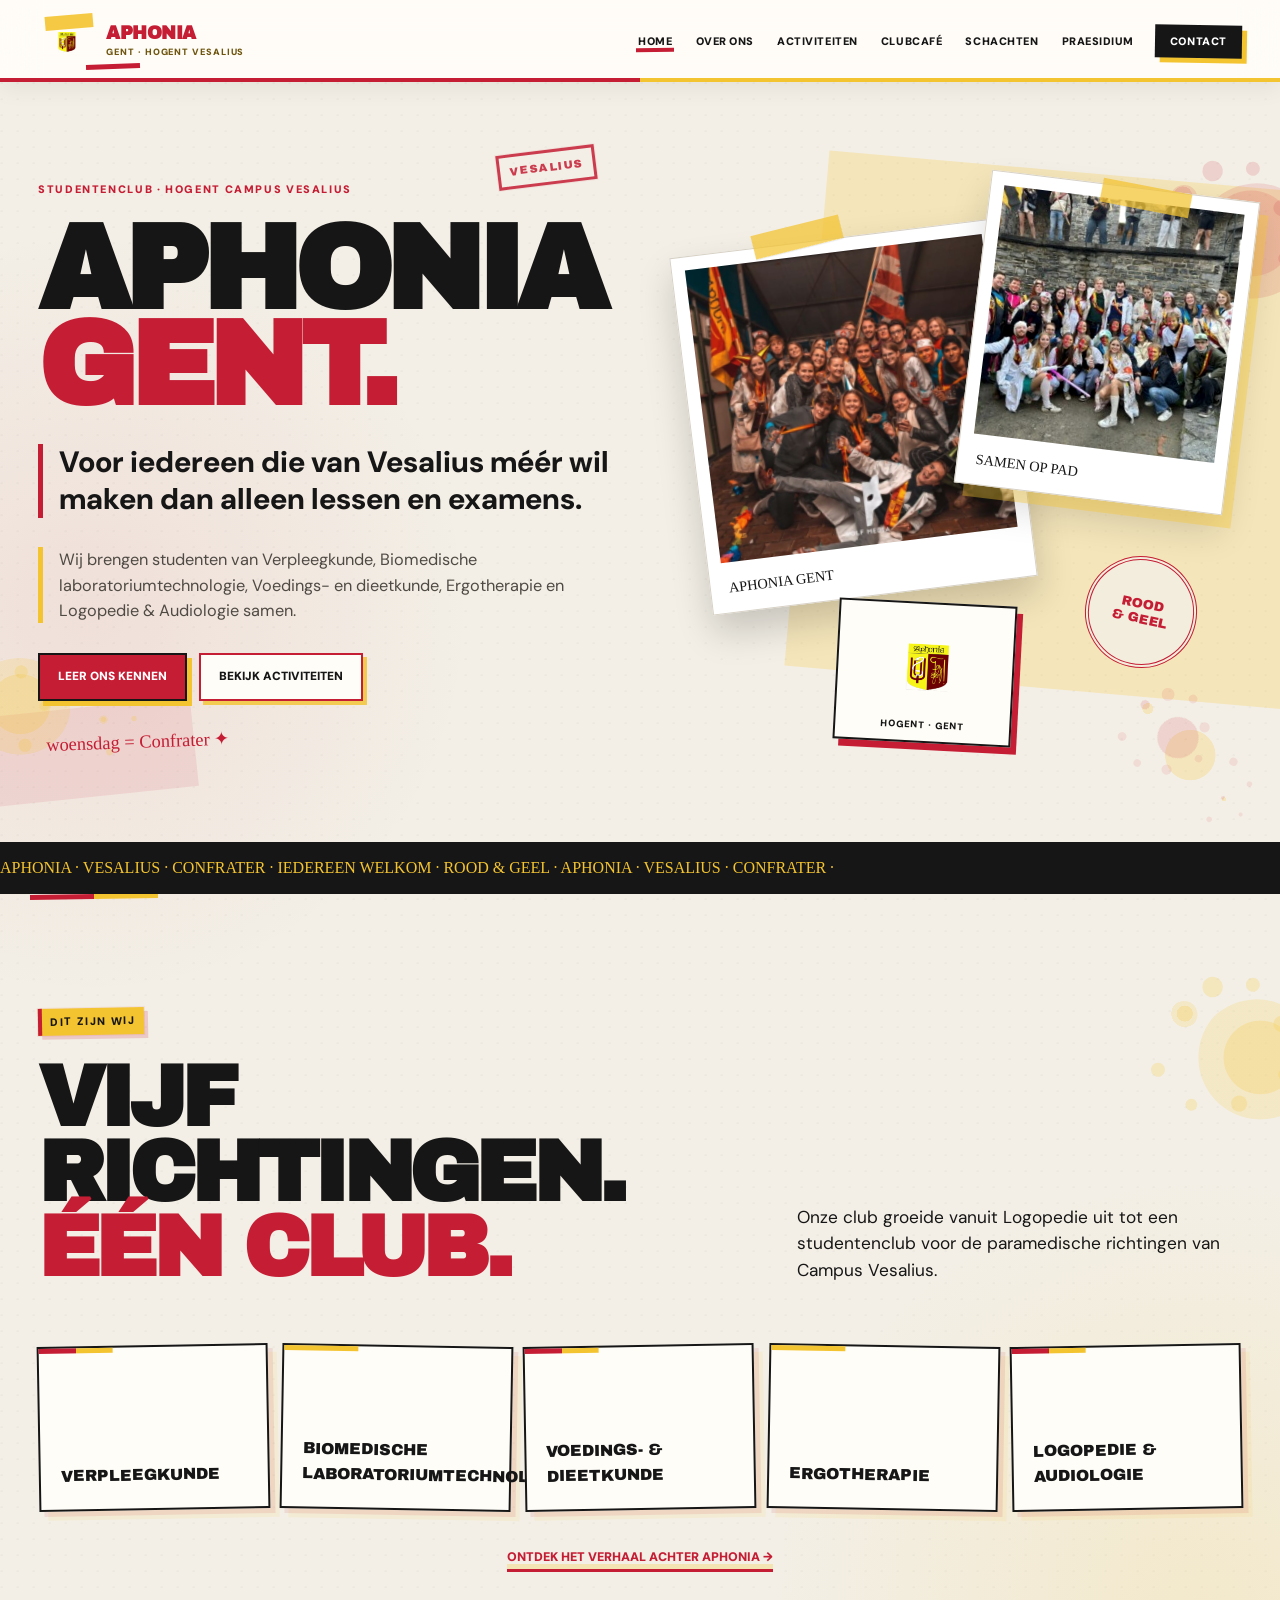
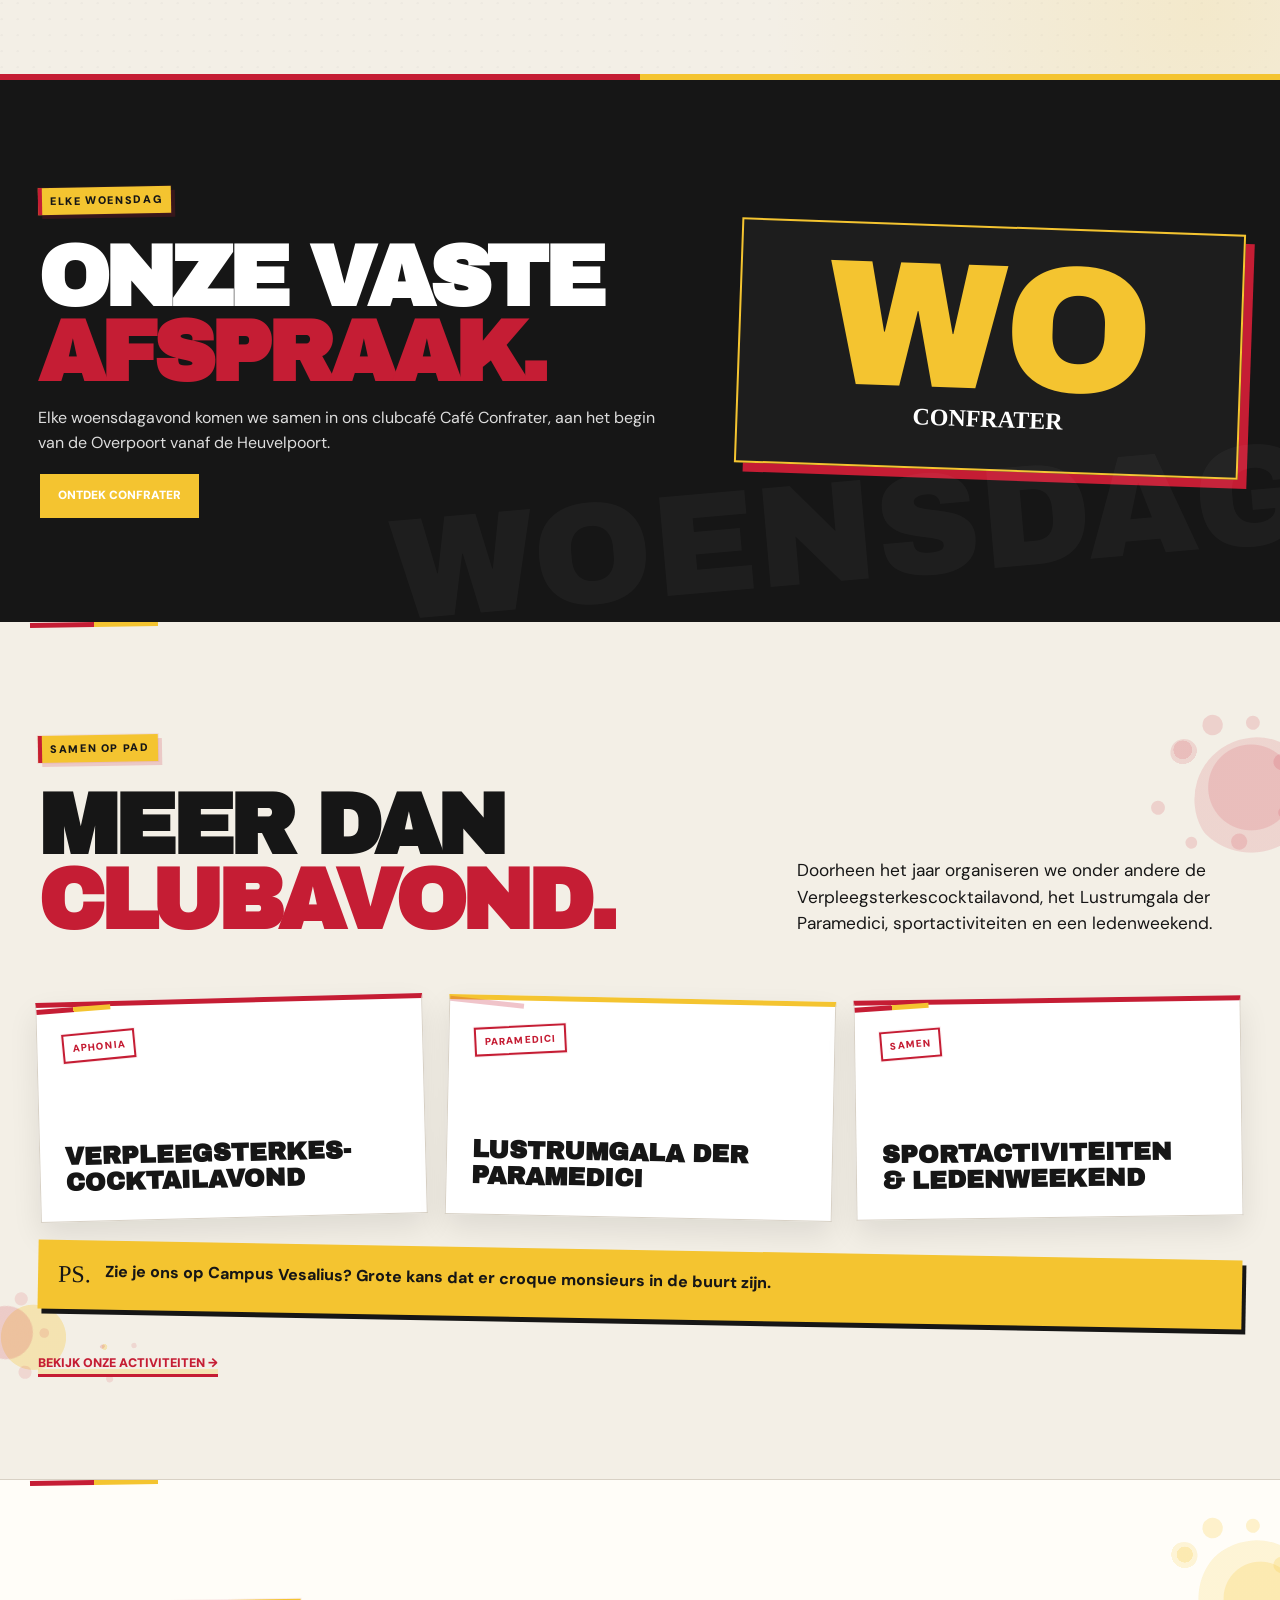
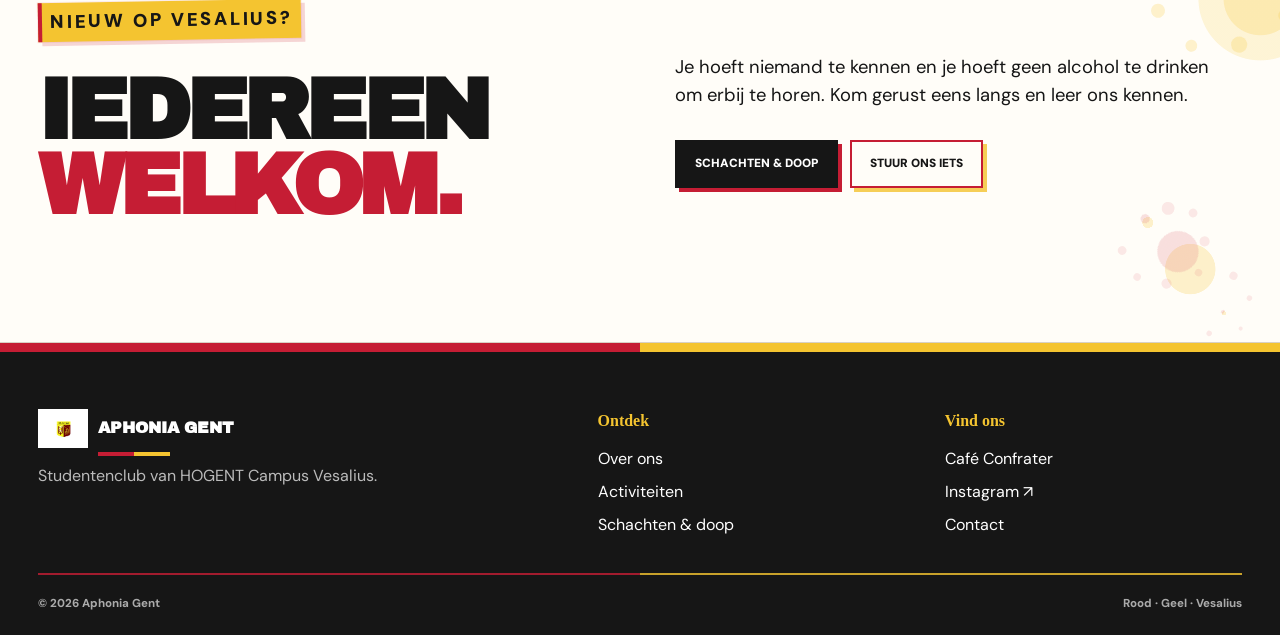
<file: index.html>
<!doctype html>
<html lang="nl">
<head>
  <meta charset="utf-8">
  <meta name="viewport" content="width=device-width,initial-scale=1">
  <meta name="theme-color" content="#b7122a">
  <meta name="description" content="Aphonia Gent, studentenclub van HOGENT Campus Vesalius.">
  <meta name="robots" content="index,follow">
  <title>Home · Aphonia Gent</title>
  <link rel="preconnect" href="https://fonts.googleapis.com">
  <link rel="preconnect" href="https://fonts.gstatic.com" crossorigin>
  <link href="https://fonts.googleapis.com/css2?family=Archivo+Black&family=DM+Sans:wght@400;500;600;700;800&display=swap" rel="stylesheet">
  <link rel="stylesheet" href="assets/css/style.css">
  <script src="assets/js/content-loader.js" defer></script>
  <script src="assets/js/script.js" defer></script>
</head>
<body data-page="home">
<a class="skip-link" href="#main">Naar inhoud</a>
<header class="site-header">
  <div class="shell nav-shell">
    <a class="brand" href="index.html" aria-label="Aphonia Gent home">
      <img src="./assets/img/homepage/schild.png" alt="Schild Aphonia Gent" width="64" height="48">
      <span class="brand-copy"><strong>APHONIA</strong><small>GENT · HOGENT VESALIUS</small></span>
    </a>
    <button class="menu-toggle" type="button" aria-label="Menu openen" aria-expanded="false" aria-controls="main-nav"><span></span><span></span><span></span></button>
    <nav class="main-nav" id="main-nav" aria-label="Hoofdnavigatie">
      <a data-nav="home" href="index.html">Home</a>
      <a data-nav="over" href="over-ons.html">Over ons</a>
      <a data-nav="activiteiten" href="activiteiten.html">Activiteiten</a>
      <a data-nav="clubcafe" href="clubcafe.html">Clubcafé</a>
      <a data-nav="schachten" href="schachten.html">Schachten</a>
      <a data-nav="praesidium" href="praesidium.html">Praesidium</a>
      <a data-nav="contact" class="nav-cta" href="contact.html">Contact</a>
    </nav>
  </div>
</header>
<main id="main">
<section class="hero home-hero">
  <div class="shell hero-grid">
    <div class="hero-copy">
      <div class="stamp stamp-vesalius">VESALIUS</div>
      <p class="eyebrow">STUDENTENCLUB · HOGENT CAMPUS VESALIUS</p>
      <h1>APHONIA<br><span>GENT.</span></h1>
      <p class="hero-lead">Voor iedereen die van Vesalius méér wil maken dan alleen lessen en examens.</p>
      <p class="hero-text">Wij brengen studenten van Verpleegkunde, Biomedische laboratoriumtechnologie, Voedings- en dieetkunde, Ergotherapie en Logopedie & Audiologie samen.</p>
      <div class="actions"><a class="btn btn-red" href="over-ons.html">Leer ons kennen</a><a class="btn btn-paper" href="activiteiten.html">Bekijk activiteiten</a></div>
      <p class="scribble">woensdag = Confrater ✦</p>
    </div>
    <div class="hero-collage" aria-label="Aphonia sfeerbeelden">
      <figure class="polaroid polaroid-one"><img src="./assets/img/homepage/groepfoto2.png" alt="Aphonia Gent groepsfoto"><figcaption>APHONIA GENT</figcaption></figure>
      <figure class="polaroid polaroid-two"><img src="./assets/img/homepage/groepsfoto.jpg" alt="Aphonia Gent activiteit"><figcaption>SAMEN OP PAD</figcaption></figure>
      <div class="tape tape-a"></div><div class="tape tape-b"></div>
      <div class="round-stamp">ROOD<br>&amp; GEEL</div>
      <div class="hero-shield"><img src="./assets/img/homepage/schild.png" alt="Aphonia schild"><span>HOGENT · GENT</span></div>
    </div>
  </div>
</section>
<div class="ticker" aria-hidden="true"><div>APHONIA · VESALIUS · CONFRATER · IEDEREEN WELKOM · ROOD & GEEL · APHONIA · VESALIUS · CONFRATER ·</div></div>
<section class="section"><div class="shell">
  <div class="section-head"><div><p class="section-kicker">DIT ZIJN WIJ</p><h2>VIJF RICHTINGEN.<br><span>ÉÉN CLUB.</span></h2></div><p>Onze club groeide vanuit Logopedie uit tot een studentenclub voor de paramedische richtingen van Campus Vesalius.</p></div>
  <div class="study-grid"><article>Verpleegkunde</article><article>Biomedische<br>laboratoriumtechnologie</article><article>Voedings- &<br>dieetkunde</article><article>Ergotherapie</article><article>Logopedie &<br>audiologie</article></div>
  <div class="center-cta"><a class="text-link" href="over-ons.html">Ontdek het verhaal achter Aphonia →</a></div>
</div></section>
<section class="feature-dark"><div class="shell feature-grid"><div><p class="section-kicker yellow">ELKE WOENSDAG</p><h2>ONZE VASTE<br><span>AFSPRAAK.</span></h2><p>Elke woensdagavond komen we samen in ons clubcafé Café Confrater, aan het begin van de Overpoort vanaf de Heuvelpoort.</p><a class="btn btn-yellow" href="clubcafe.html">Ontdek Confrater</a></div><aside class="big-day"><span>WO</span><strong>CONFRATER</strong></aside></div></section>
<section class="section paper-section activities-tease"><div class="shell">
  <div class="section-head"><div><p class="section-kicker">SAMEN OP PAD</p><h2>MEER DAN<br><span>CLUBAVOND.</span></h2></div><p>Doorheen het jaar organiseren we onder andere de Verpleegsterkescocktailavond, het Lustrumgala der Paramedici, sportactiviteiten en een ledenweekend.</p></div>
  <div class="home-events home-events-scrap">
    <article><span class="mini-stamp">APHONIA</span><h3>Verpleegsterkes-<br>cocktailavond</h3></article>
    <article><span class="mini-stamp">PARAMEDICI</span><h3>Lustrumgala der<br>Paramedici</h3></article>
    <article><span class="mini-stamp">SAMEN</span><h3>Sportactiviteiten<br>&amp; ledenweekend</h3></article>
  </div>
  <div class="croque-note"><span>PS.</span><p>Zie je ons op Campus Vesalius? Grote kans dat er croque monsieurs in de buurt zijn.</p></div>
  <a class="text-link" href="activiteiten.html">Bekijk onze activiteiten →</a>
</div></section>
<section class="section join-band"><div class="shell join-grid"><div><p class="section-kicker">NIEUW OP VESALIUS?</p><h2>IEDEREEN<br><span>WELKOM.</span></h2></div><div><p>Je hoeft niemand te kennen en je hoeft geen alcohol te drinken om erbij te horen. Kom gerust eens langs en leer ons kennen.</p><div class="actions"><a class="btn btn-dark" href="schachten.html">Schachten & doop</a><a class="btn btn-outline-dark" href="contact.html">Stuur ons iets</a></div></div></div></section>
</main>
<footer class="site-footer">
  <div class="shell footer-grid">
    <div>
      <a class="footer-brand" href="index.html"><img src="./assets/img/homepage/schild.png" alt="" width="52" height="39"><strong>APHONIA GENT</strong></a>
      <p>Studentenclub van HOGENT Campus Vesalius.</p>
    </div>
    <div class="footer-links"><strong>Ontdek</strong><a href="over-ons.html">Over ons</a><a href="activiteiten.html">Activiteiten</a><a href="schachten.html">Schachten & doop</a></div>
    <div class="footer-links"><strong>Vind ons</strong><a href="clubcafe.html">Café Confrater</a><a href="https://www.instagram.com/studentenclubaphonia/" target="_blank" rel="noopener">Instagram ↗</a><a href="contact.html">Contact</a></div>
  </div>
  <div class="shell footer-bottom"><span>© <span id="year"></span> Aphonia Gent</span><span>Rood · Geel · Vesalius</span></div>
</footer>
</body>
</html>
</file>
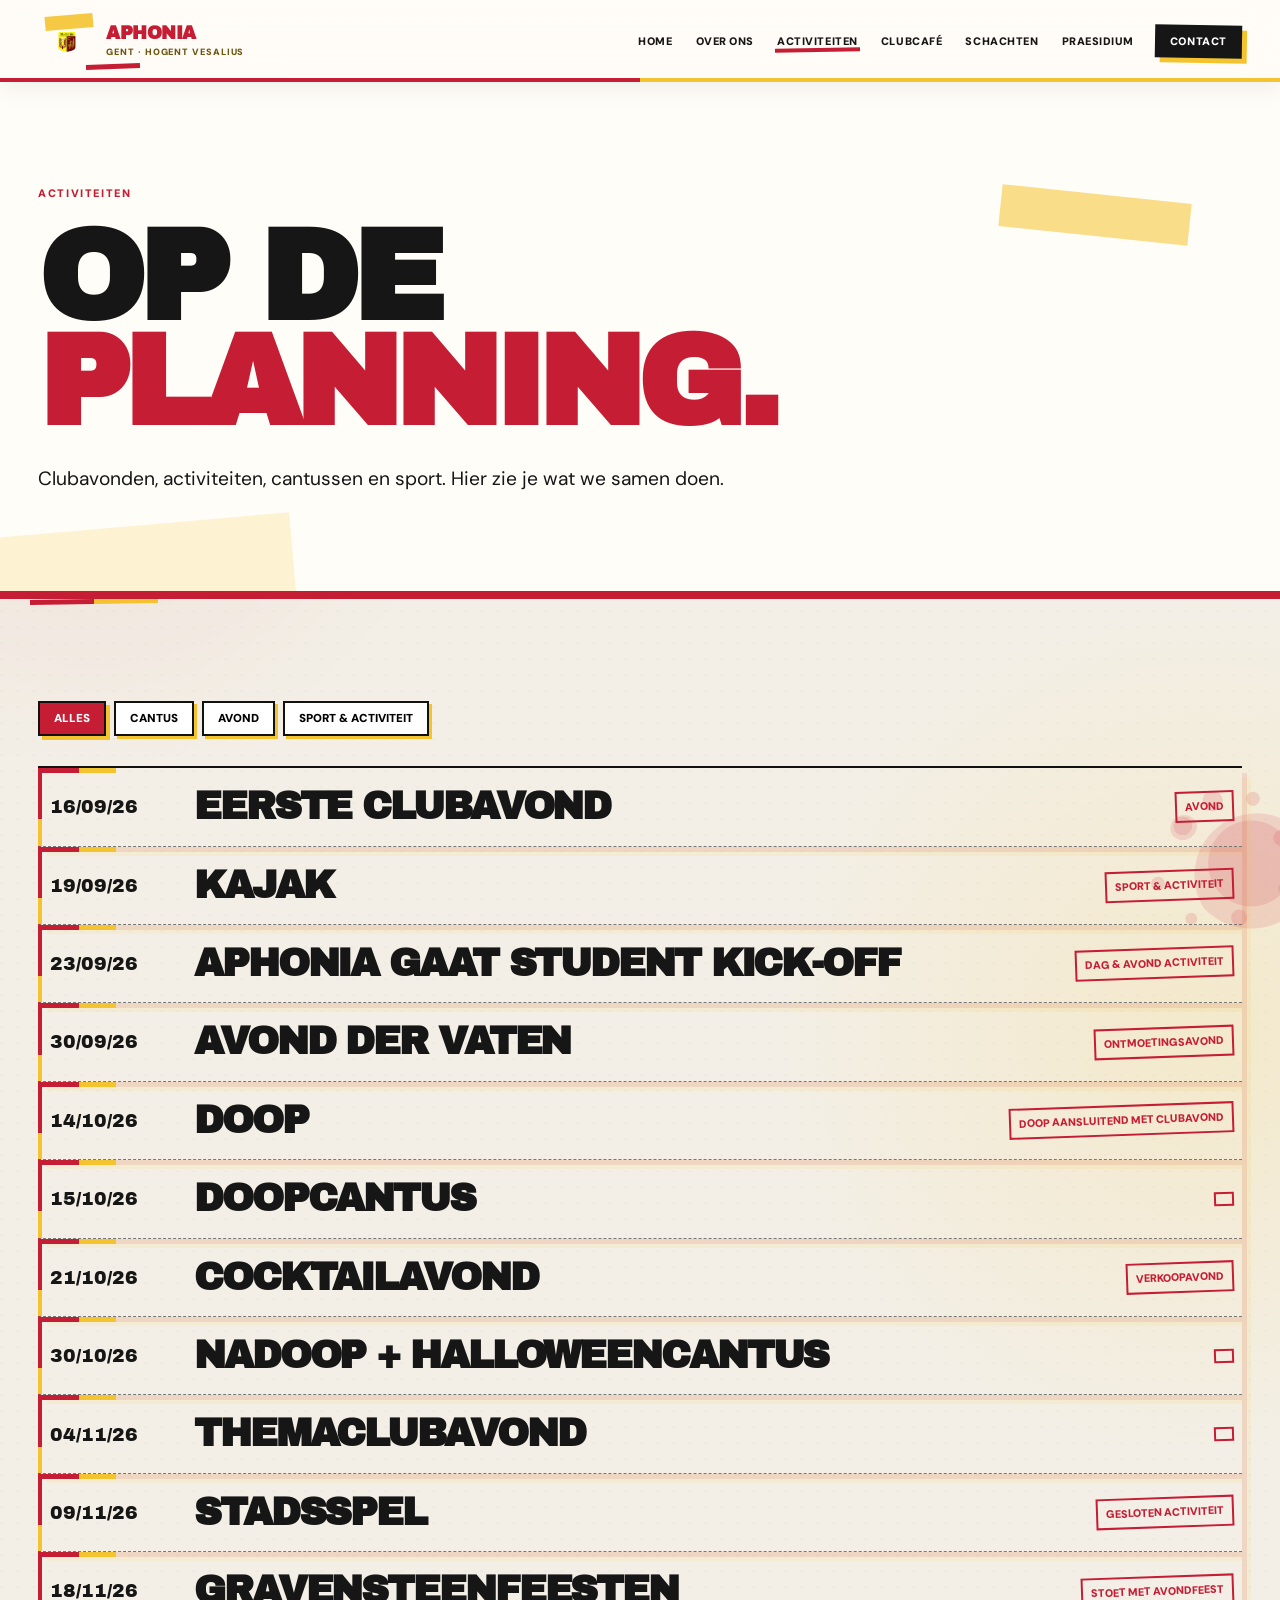
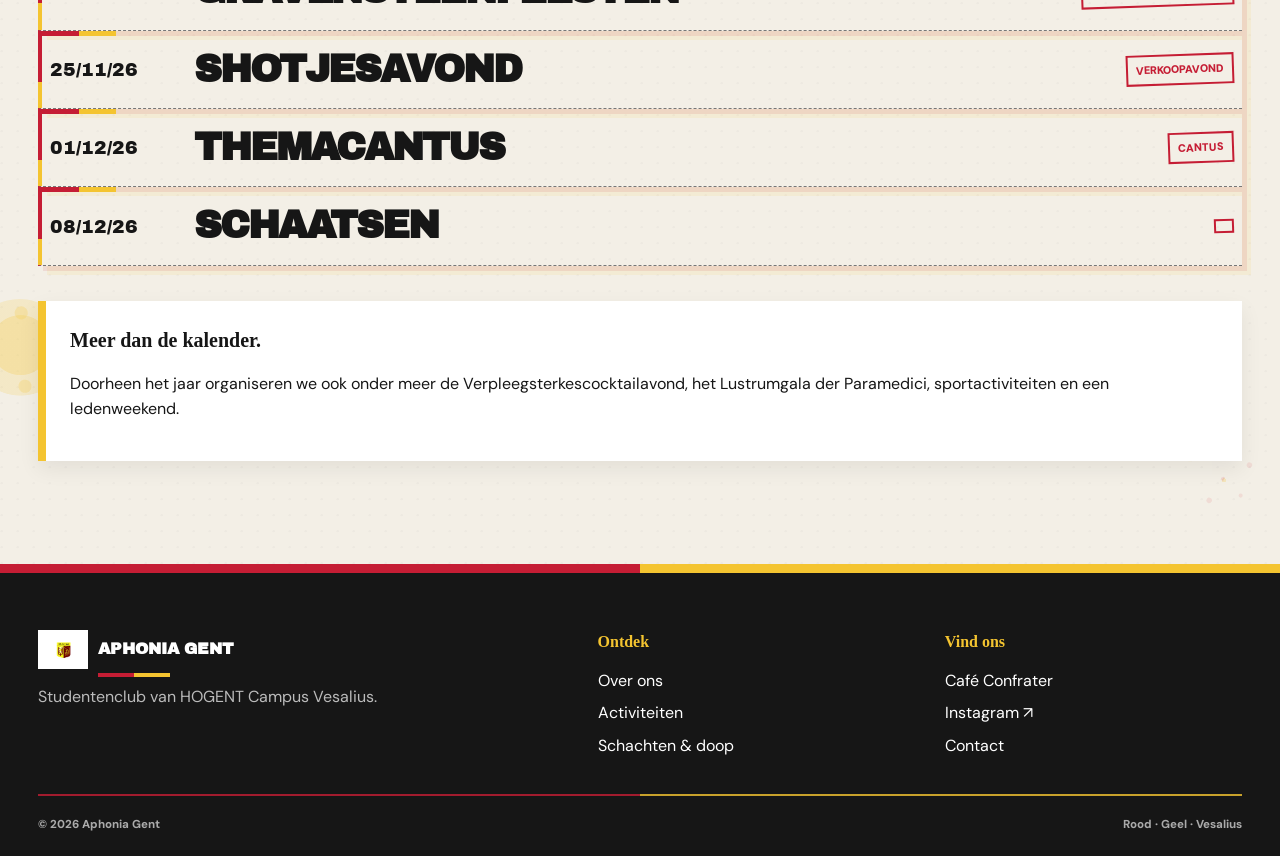
<file: activiteiten.html>
<!doctype html>
<html lang="nl">
<head>
  <meta charset="utf-8">
  <meta name="viewport" content="width=device-width,initial-scale=1">
  <meta name="theme-color" content="#b7122a">
  <meta name="description" content="Bekijk de activiteiten van Aphonia Gent.">
  <meta name="robots" content="index,follow">
  <title>Activiteiten · Aphonia Gent</title>
  <link rel="preconnect" href="https://fonts.googleapis.com">
  <link rel="preconnect" href="https://fonts.gstatic.com" crossorigin>
  <link href="https://fonts.googleapis.com/css2?family=Archivo+Black&family=DM+Sans:wght@400;500;600;700;800&display=swap" rel="stylesheet">
  <link rel="stylesheet" href="assets/css/style.css">
  <script src="assets/js/content-loader.js" defer></script>
  <script src="assets/js/script.js" defer></script>
</head>
<body data-page="activiteiten">
<a class="skip-link" href="#main">Naar inhoud</a>
<header class="site-header">
  <div class="shell nav-shell">
    <a class="brand" href="index.html" aria-label="Aphonia Gent home">
      <img src="./assets/img/homepage/schild.png" alt="Schild Aphonia Gent" width="64" height="48">
      <span class="brand-copy"><strong>APHONIA</strong><small>GENT · HOGENT VESALIUS</small></span>
    </a>
    <button class="menu-toggle" type="button" aria-label="Menu openen" aria-expanded="false" aria-controls="main-nav"><span></span><span></span><span></span></button>
    <nav class="main-nav" id="main-nav" aria-label="Hoofdnavigatie">
      <a data-nav="home" href="index.html">Home</a>
      <a data-nav="over" href="over-ons.html">Over ons</a>
      <a data-nav="activiteiten" href="activiteiten.html">Activiteiten</a>
      <a data-nav="clubcafe" href="clubcafe.html">Clubcafé</a>
      <a data-nav="schachten" href="schachten.html">Schachten</a>
      <a data-nav="praesidium" href="praesidium.html">Praesidium</a>
      <a data-nav="contact" class="nav-cta" href="contact.html">Contact</a>
    </nav>
  </div>
</header>
<main id="main">
<section class="page-hero yellow-page"><div class="shell"><p class="eyebrow dark">ACTIVITEITEN</p><h1>OP DE<br><span>PLANNING.</span></h1><p class="page-intro dark-copy">Clubavonden, activiteiten, cantussen en sport. Hier zie je wat we samen doen.</p></div></section>
<section class="section"><div class="shell"><div class="filters" role="group" aria-label="Filter activiteiten"><button class="filter active" data-filter="all" aria-pressed="true">Alles</button><button class="filter" data-filter="cantus" aria-pressed="false">Cantus</button><button class="filter" data-filter="avond" aria-pressed="false">Avond</button><button class="filter" data-filter="sport" aria-pressed="false">Sport & activiteit</button></div>
<div class="activity-list" id="activity-list" data-content-source="content/activiteiten.json">
<article data-category="sport"><time>29/09</time><h2>Kajak</h2><span>Sport & activiteit</span></article>
<article data-category="avond"><time>02/10</time><h2>Avond der vaten</h2><span>Avond</span></article>
<article data-category="sport"><time>09/10</time><h2>Park en spel</h2><span>Sport & activiteit</span></article>
<article data-category="avond"><time>16/10</time><h2>Karaoke avond</h2><span>Avond</span></article>
<article data-category="cantus"><time>23/10</time><h2>Doop + doopcantus</h2><span>Cantus</span></article>
<article data-category="avond"><time>30/10</time><h2>Openingsreceptie 1.0</h2><span>Avond</span></article>
<article data-category="cantus"><time>31/10</time><h2>Nadoop + Halloweencantus</h2><span>Met Pi-Nuts</span></article>
<article data-category="sport"><time>13/11</time><h2>Gravensteenfeesten</h2><span>Activiteit</span></article>
<article data-category="avond"><time>18/11</time><h2>Mario Kart avond</h2><span>Avond</span></article>
<article data-category="avond"><time>20/11</time><h2>Cocktail avond</h2><span>Avond</span></article>
<article data-category="cantus"><time>23/11</time><h2>Vriendjes- & familiecantus</h2><span>Cantus</span></article>
<article data-category="avond"><time>27/11</time><h2>Shotjes avond</h2><span>Avond</span></article>
<article data-category="sport"><time>10/12</time><h2>Schaatsen</h2><span>Sport & activiteit</span></article>
<article data-category="cantus"><time>11/12</time><h2>Massacantus</h2><span>Cantus</span></article>
<article data-category="avond"><time>18/12</time><h2>Secret Santa</h2><span>Avond</span></article>
</div>
<div class="notice"><b>Meer dan de kalender.</b><p>Doorheen het jaar organiseren we ook onder meer de Verpleegsterkescocktailavond, het Lustrumgala der Paramedici, sportactiviteiten en een ledenweekend.</p></div>
</div></section>
</main>
<footer class="site-footer">
  <div class="shell footer-grid">
    <div>
      <a class="footer-brand" href="index.html"><img src="./assets/img/homepage/schild.png" alt="" width="52" height="39"><strong>APHONIA GENT</strong></a>
      <p>Studentenclub van HOGENT Campus Vesalius.</p>
    </div>
    <div class="footer-links"><strong>Ontdek</strong><a href="over-ons.html">Over ons</a><a href="activiteiten.html">Activiteiten</a><a href="schachten.html">Schachten & doop</a></div>
    <div class="footer-links"><strong>Vind ons</strong><a href="clubcafe.html">Café Confrater</a><a href="https://www.instagram.com/studentenclubaphonia/" target="_blank" rel="noopener">Instagram ↗</a><a href="contact.html">Contact</a></div>
  </div>
  <div class="shell footer-bottom"><span>© <span id="year"></span> Aphonia Gent</span><span>Rood · Geel · Vesalius</span></div>
</footer>
</body>
</html>
</file>
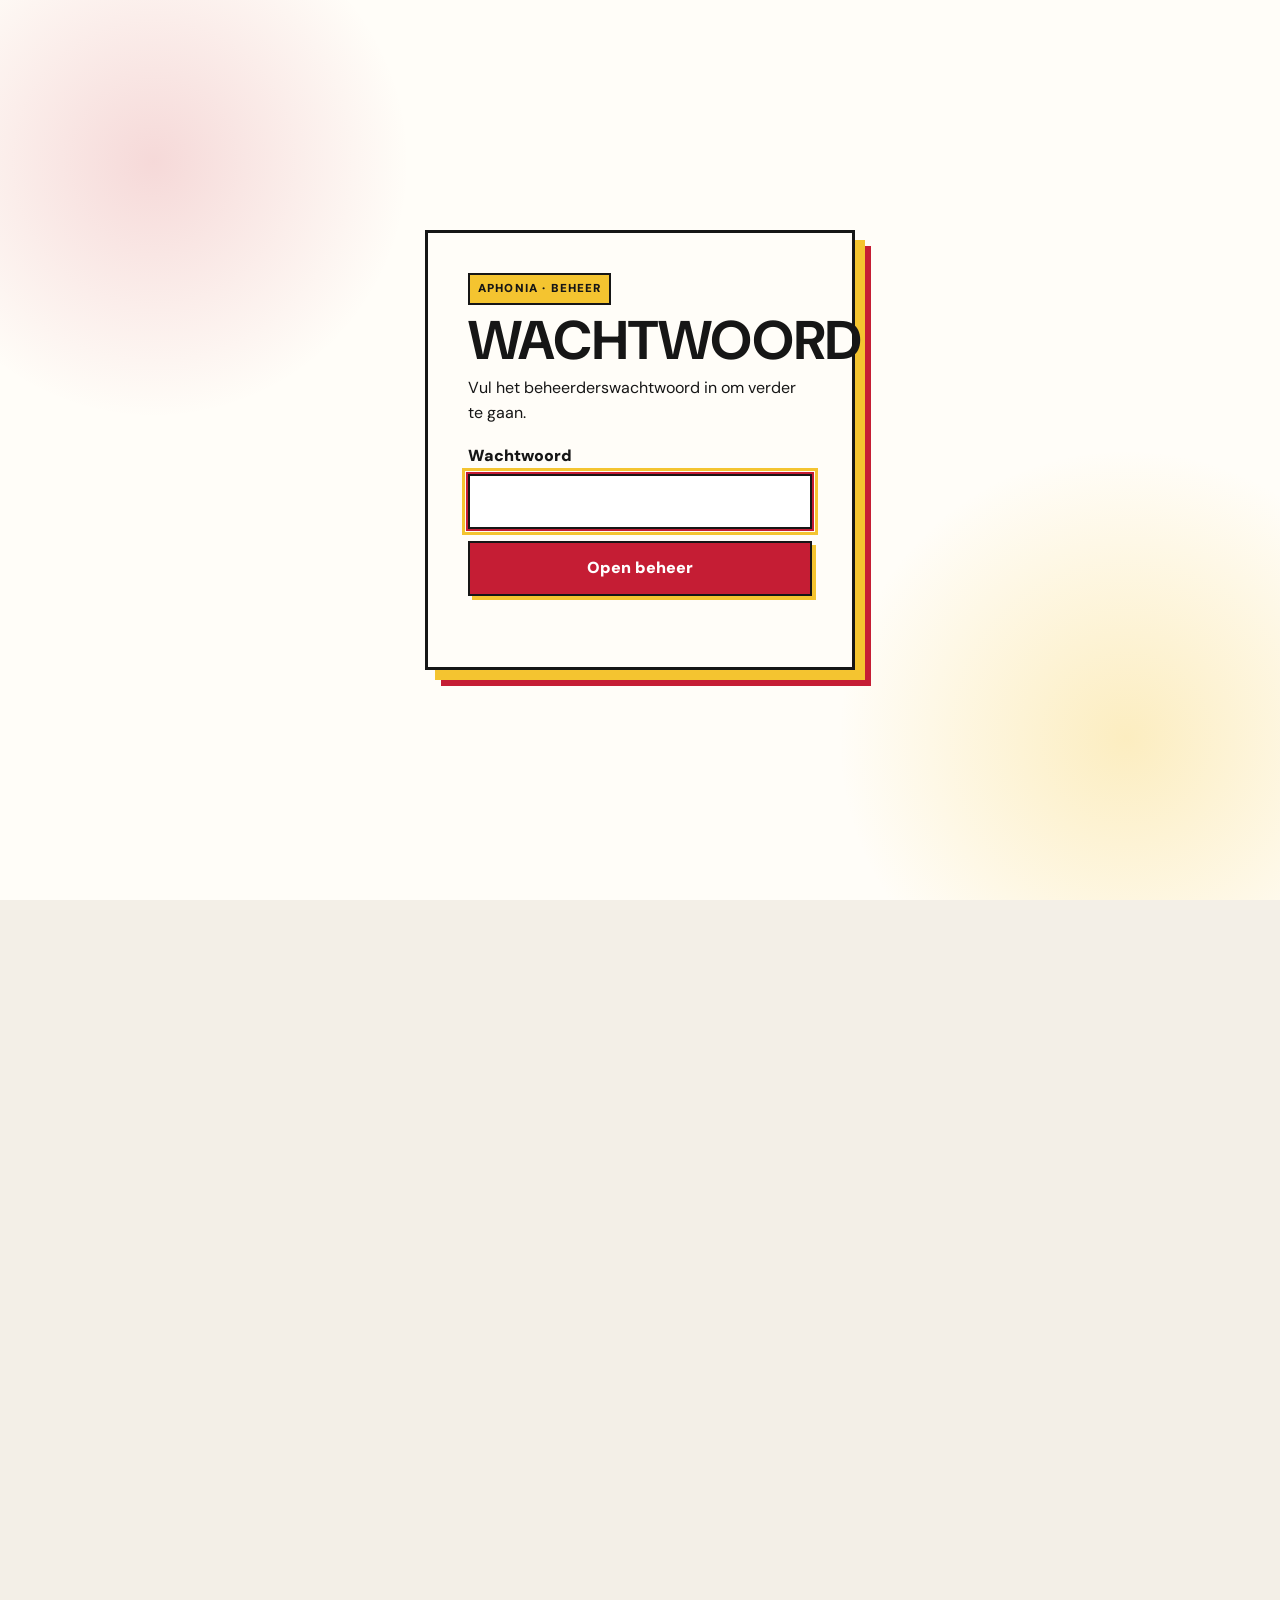
<file: beheer.html>
<!doctype html>
<html lang="nl"><head>
<meta charset="utf-8"><meta name="viewport" content="width=device-width,initial-scale=1"><meta name="robots" content="noindex,nofollow">
<title>Websitebeheer · Aphonia Gent</title>
<link rel="preconnect" href="https://fonts.googleapis.com"><link rel="preconnect" href="https://fonts.gstatic.com" crossorigin>
<link href="https://fonts.googleapis.com/css2?family=Archivo+Black&family=DM+Sans:wght@400;500;600;700;800&display=swap" rel="stylesheet">
<link rel="stylesheet" href="assets/css/style.css"><script src="assets/js/beheer.js" defer></script>

<style>
  #beheer-lock {
    position: fixed;
    inset: 0;
    z-index: 99999;
    display: grid;
    place-items: center;
    padding: 20px;
    background:
      radial-gradient(circle at 12% 18%, rgba(197,29,52,.16), transparent 16rem),
      radial-gradient(circle at 88% 82%, rgba(244,196,48,.28), transparent 18rem),
      #fffdf8;
  }
  #beheer-lock[hidden] { display: none !important; }
  .beheer-lock-card {
    width: min(100%, 430px);
    background: #fffdf8;
    border: 3px solid #161616;
    padding: clamp(24px, 6vw, 40px);
    box-shadow: 10px 10px 0 #f4c430, 16px 16px 0 #c51d34;
  }
  .beheer-lock-card .lock-kicker {
    display: inline-block;
    margin: 0 0 12px;
    padding: 5px 8px;
    background: #f4c430;
    border: 2px solid #161616;
    font-weight: 900;
    font-size: .72rem;
    letter-spacing: .1em;
  }
  .beheer-lock-card h1 {
    margin: 0 0 10px;
    font-size: clamp(2rem, 10vw, 3.4rem);
    line-height: .9;
    overflow-wrap: normal;
  }
  .beheer-lock-card p { margin: 0 0 18px; }
  .beheer-lock-card label {
    display: block;
    margin-bottom: 6px;
    font-weight: 900;
  }
  .beheer-lock-card input {
    box-sizing: border-box;
    width: 100%;
    min-width: 0;
    padding: 13px 14px;
    border: 2px solid #161616;
    background: #fff;
    font: inherit;
  }
  .beheer-lock-card button {
    width: 100%;
    margin-top: 12px;
    padding: 13px 16px;
    border: 2px solid #161616;
    background: #c51d34;
    color: #fff;
    font: inherit;
    font-weight: 900;
    cursor: pointer;
    box-shadow: 4px 4px 0 #f4c430;
  }
  #beheer-lock-error {
    min-height: 1.3em;
    margin: 10px 0 0;
    color: #c51d34;
    font-weight: 800;
  }
  body.beheer-locked > :not(#beheer-lock) {
    visibility: hidden !important;
  }
</style>

</head><body class="manage-page">

<div id="beheer-lock" role="dialog" aria-modal="true" aria-labelledby="beheer-lock-title">
  <form class="beheer-lock-card" id="beheer-lock-form">
    <p class="lock-kicker">APHONIA · BEHEER</p>
    <h1 id="beheer-lock-title">WACHTWOORD</h1>
    <p>Vul het beheerderswachtwoord in om verder te gaan.</p>
    <label for="beheer-password">Wachtwoord</label>
    <input id="beheer-password" type="password" autocomplete="current-password" required autofocus>
    <button type="submit">Open beheer</button>
    <p id="beheer-lock-error" role="alert" aria-live="polite"></p>
  </form>
</div>

<main class="manage-main"><div class="shell">
<section class="manage-hero"><p class="section-kicker">APHONIA WEBSITEBEHEER</p><h1>INHOUD<br><span>AANPASSEN.</span></h1>
<div class="manage-note"><strong>Geen code nodig.</strong> Pas hieronder de velden aan. Download daarna de databestanden en vervang ze in de map <code>content/</code> van de GitHub-repository. GitHub Pages verwerkt de nieuwe inhoud automatisch.</div></section>
<div class="manage-tabs" role="tablist"><button class="manage-tab active" data-panel="activities">Activiteiten</button><button class="manage-tab" data-panel="current">Huidig praesidium</button><button class="manage-tab" data-panel="previous">Pro-praesidia</button></div>
<section class="manage-panel" id="panel-activities"><div class="manage-toolbar"><strong>Activiteiten</strong><button class="manage-btn add" id="add-activity">+ Activiteit</button></div><div class="manage-list" id="manage-activities"></div></section>
<section class="manage-panel" id="panel-current" hidden><div class="manage-toolbar"><strong>Huidig praesidium</strong><button class="manage-btn add" id="add-current">+ Praesidiumlid</button></div><div class="manage-list" id="manage-current"></div></section>
<section class="manage-panel" id="panel-previous" hidden><div class="manage-toolbar"><strong>Pro-praesidia</strong><button class="manage-btn add" id="add-year">+ Jaar toevoegen</button></div><div class="manage-list" id="manage-previous"></div></section>
<div class="manage-downloads"><button class="btn btn-yellow" id="download-activities">Download activiteiten.json</button><button class="btn btn-red" id="download-praesidium">Download praesidium.json</button></div>
<section class="manage-help"><h2>Publiceren op GitHub Pages</h2><ol><li>Klik onderaan op beide downloadknoppen.</li><li>Open de GitHub-repository van de website en ga naar de map <strong>content</strong>.</li><li>Vervang <code>activiteiten.json</code> en/of <code>praesidium.json</code> door de nieuwe bestanden en commit de wijziging.</li><li>Na de GitHub Pages-deploy staat de wijziging online. Je hoeft geen HTML, CSS of JavaScript te wijzigen.</li></ol><p><strong>Foto’s:</strong> bij een praesidiumlid of vorig jaar mag je een volledige https-link invullen, of een pad zoals <code>assets/img/huidig/praesidium-2026.jpg</code> wanneer de foto in de repository staat.</p></section>
</div></main>
<script>
(() => {
  // GitHub Pages is volledig statisch. Dit is daarom een client-side toegangspoort,
  // geen server-side beveiliging. Wijzig enkel deze hash om het wachtwoord te veranderen.
  const PASSWORD_SHA256 = "27061cc1c9ea29767caf659b91bbace7ec6e6c90b783afc8184c08e34193bc97";
  const SESSION_KEY = "aphonia_beheer_unlocked";

  const lock = document.getElementById("beheer-lock");
  const form = document.getElementById("beheer-lock-form");
  const input = document.getElementById("beheer-password");
  const error = document.getElementById("beheer-lock-error");

  const sha256 = async (value) => {
    const bytes = new TextEncoder().encode(value);
    const digest = await crypto.subtle.digest("SHA-256", bytes);
    return Array.from(new Uint8Array(digest))
      .map(b => b.toString(16).padStart(2, "0"))
      .join("");
  };

  const unlock = () => {
    document.body.classList.remove("beheer-locked");
    lock.hidden = true;
    sessionStorage.setItem(SESSION_KEY, "1");
  };

  if (sessionStorage.getItem(SESSION_KEY) === "1") {
    unlock();
  } else {
    document.body.classList.add("beheer-locked");
    requestAnimationFrame(() => input.focus());
  }

  form.addEventListener("submit", async (event) => {
    event.preventDefault();
    error.textContent = "";
    const hash = await sha256(input.value);
    if (hash === PASSWORD_SHA256) {
      input.value = "";
      unlock();
    } else {
      error.textContent = "Verkeerd wachtwoord.";
      input.select();
    }
  });
})();
</script>

</body></html>
</file>
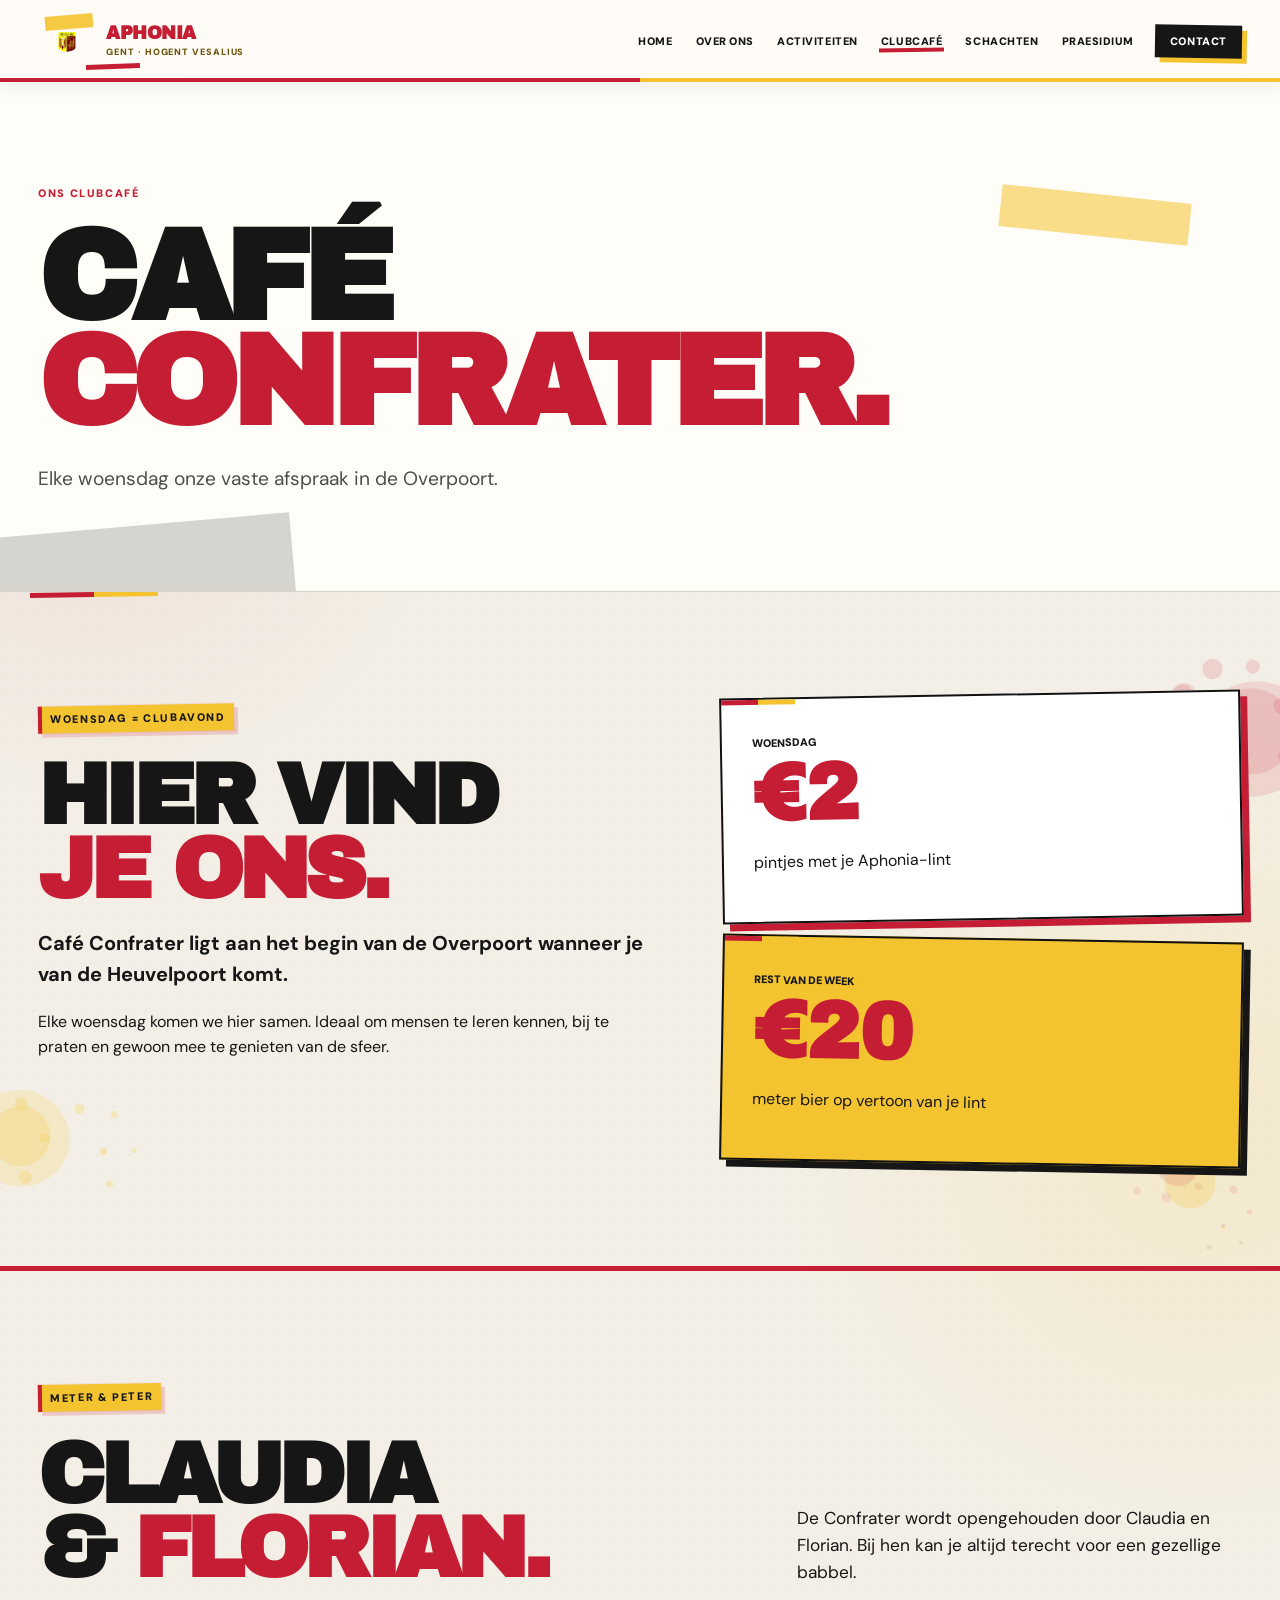
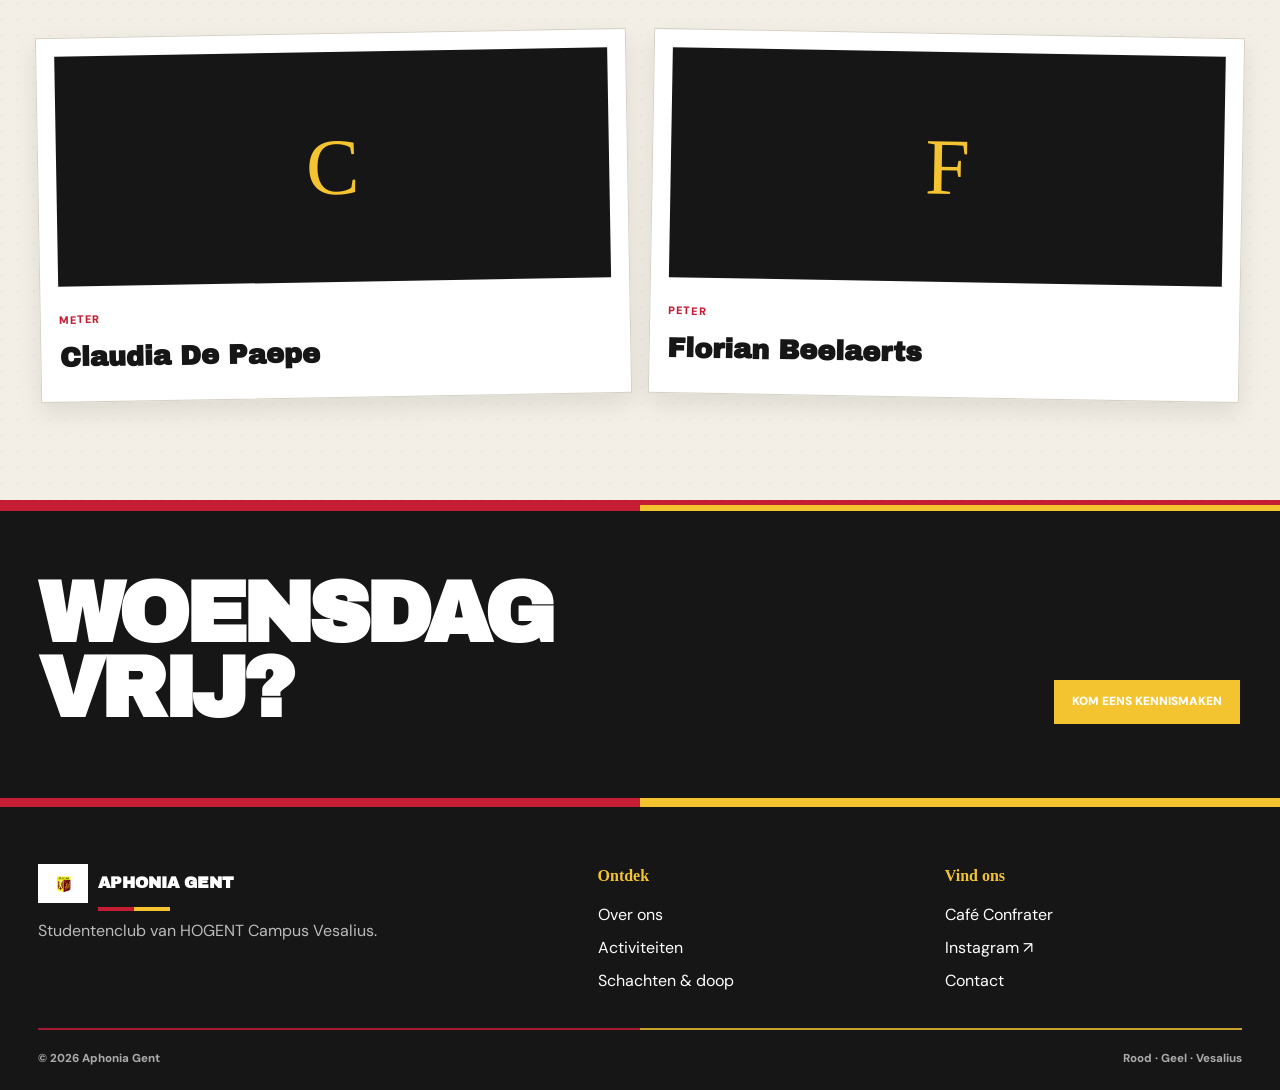
<file: clubcafe.html>
<!doctype html>
<html lang="nl">
<head>
  <meta charset="utf-8">
  <meta name="viewport" content="width=device-width,initial-scale=1">
  <meta name="theme-color" content="#b7122a">
  <meta name="description" content="Café Confrater, het clubcafé van Aphonia Gent.">
  <meta name="robots" content="index,follow">
  <title>Clubcafé · Aphonia Gent</title>
  <link rel="preconnect" href="https://fonts.googleapis.com">
  <link rel="preconnect" href="https://fonts.gstatic.com" crossorigin>
  <link href="https://fonts.googleapis.com/css2?family=Archivo+Black&family=DM+Sans:wght@400;500;600;700;800&display=swap" rel="stylesheet">
  <link rel="stylesheet" href="assets/css/style.css">
  <script src="assets/js/content-loader.js" defer></script>
  <script src="assets/js/script.js" defer></script>
</head>
<body data-page="clubcafe">
<a class="skip-link" href="#main">Naar inhoud</a>
<header class="site-header">
  <div class="shell nav-shell">
    <a class="brand" href="index.html" aria-label="Aphonia Gent home">
      <img src="./assets/img/homepage/schild.png" alt="Schild Aphonia Gent" width="64" height="48">
      <span class="brand-copy"><strong>APHONIA</strong><small>GENT · HOGENT VESALIUS</small></span>
    </a>
    <button class="menu-toggle" type="button" aria-label="Menu openen" aria-expanded="false" aria-controls="main-nav"><span></span><span></span><span></span></button>
    <nav class="main-nav" id="main-nav" aria-label="Hoofdnavigatie">
      <a data-nav="home" href="index.html">Home</a>
      <a data-nav="over" href="over-ons.html">Over ons</a>
      <a data-nav="activiteiten" href="activiteiten.html">Activiteiten</a>
      <a data-nav="clubcafe" href="clubcafe.html">Clubcafé</a>
      <a data-nav="schachten" href="schachten.html">Schachten</a>
      <a data-nav="praesidium" href="praesidium.html">Praesidium</a>
      <a data-nav="contact" class="nav-cta" href="contact.html">Contact</a>
    </nav>
  </div>
</header>
<main id="main">
<section class="page-hero dark-page"><div class="shell"><p class="eyebrow yellow">ONS CLUBCAFÉ</p><h1>CAFÉ<br><span>CONFRATER.</span></h1><p class="page-intro">Elke woensdag onze vaste afspraak in de Overpoort.</p></div></section>
<section class="section"><div class="shell cafe-grid"><div><p class="section-kicker">WOENSDAG = CLUBAVOND</p><h2>HIER VIND<br><span>JE ONS.</span></h2><p class="lead-copy">Café Confrater ligt aan het begin van de Overpoort wanneer je van de Heuvelpoort komt.</p><p>Elke woensdag komen we hier samen. Ideaal om mensen te leren kennen, bij te praten en gewoon mee te genieten van de sfeer.</p></div><div class="price-stack"><div><span>WOENSDAG</span><strong>€2</strong><p>pintjes met je Aphonia-lint</p></div><div><span>REST VAN DE WEEK</span><strong>€20</strong><p>meter bier op vertoon van je lint</p></div></div></div></section>
<section class="section yellow-section"><div class="shell"><div class="section-head compact"><div><p class="section-kicker">METER & PETER</p><h2>CLAUDIA<br>& <span>FLORIAN.</span></h2></div><p>De Confrater wordt opengehouden door Claudia en Florian. Bij hen kan je altijd terecht voor een gezellige babbel.</p></div><div class="two-person"><article><div class="avatar-letter">C</div><span>METER</span><h3>Claudia De Paepe</h3></article><article><div class="avatar-letter">F</div><span>PETER</span><h3>Florian Beelaerts</h3></article></div></div></section>
<section class="cta-panel"><div class="shell"><h2>WOENSDAG<br>VRIJ?</h2><a class="btn btn-yellow" href="contact.html">Kom eens kennismaken</a></div></section>
</main>
<footer class="site-footer">
  <div class="shell footer-grid">
    <div>
      <a class="footer-brand" href="index.html"><img src="./assets/img/homepage/schild.png" alt="" width="52" height="39"><strong>APHONIA GENT</strong></a>
      <p>Studentenclub van HOGENT Campus Vesalius.</p>
    </div>
    <div class="footer-links"><strong>Ontdek</strong><a href="over-ons.html">Over ons</a><a href="activiteiten.html">Activiteiten</a><a href="schachten.html">Schachten & doop</a></div>
    <div class="footer-links"><strong>Vind ons</strong><a href="clubcafe.html">Café Confrater</a><a href="https://www.instagram.com/studentenclubaphonia/" target="_blank" rel="noopener">Instagram ↗</a><a href="contact.html">Contact</a></div>
  </div>
  <div class="shell footer-bottom"><span>© <span id="year"></span> Aphonia Gent</span><span>Rood · Geel · Vesalius</span></div>
</footer>
</body>
</html>
</file>
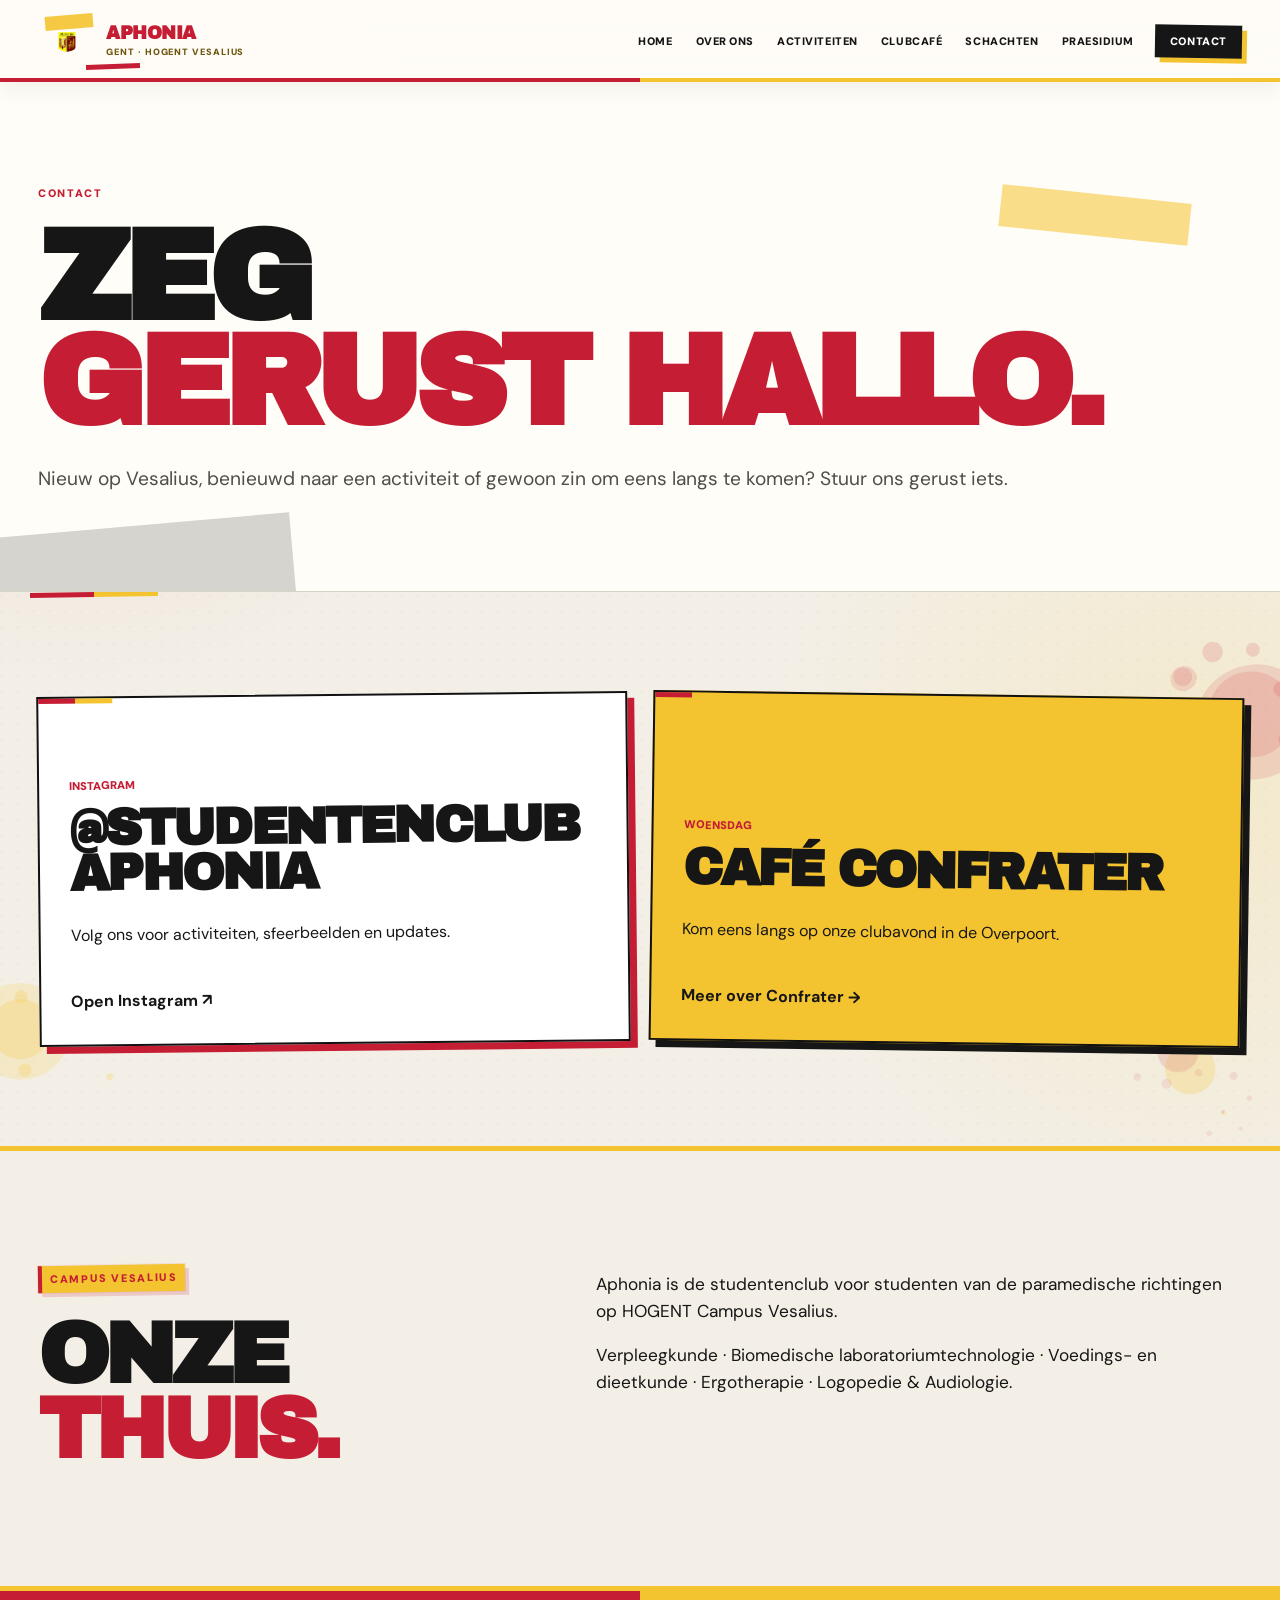
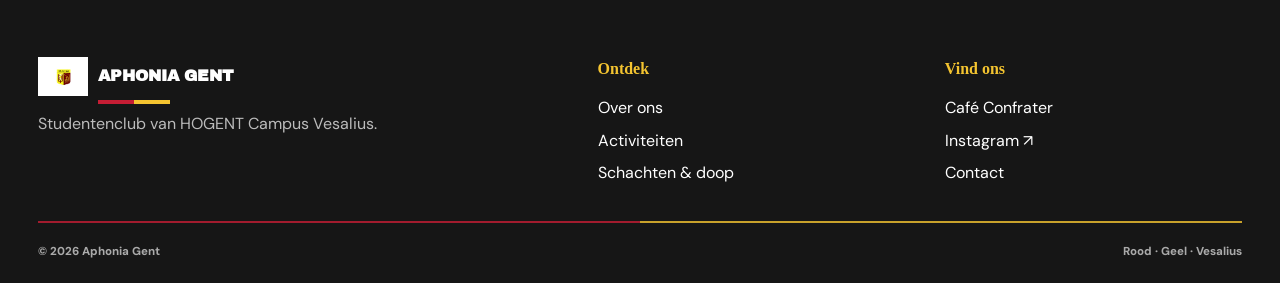
<file: contact.html>
<!doctype html>
<html lang="nl">
<head>
  <meta charset="utf-8">
  <meta name="viewport" content="width=device-width,initial-scale=1">
  <meta name="theme-color" content="#b7122a">
  <meta name="description" content="Neem contact op met Aphonia Gent.">
  <meta name="robots" content="index,follow">
  <title>Contact · Aphonia Gent</title>
  <link rel="preconnect" href="https://fonts.googleapis.com">
  <link rel="preconnect" href="https://fonts.gstatic.com" crossorigin>
  <link href="https://fonts.googleapis.com/css2?family=Archivo+Black&family=DM+Sans:wght@400;500;600;700;800&display=swap" rel="stylesheet">
  <link rel="stylesheet" href="assets/css/style.css">
  <script src="assets/js/content-loader.js" defer></script>
  <script src="assets/js/script.js" defer></script>
</head>
<body data-page="contact">
<a class="skip-link" href="#main">Naar inhoud</a>
<header class="site-header">
  <div class="shell nav-shell">
    <a class="brand" href="index.html" aria-label="Aphonia Gent home">
      <img src="./assets/img/homepage/schild.png" alt="Schild Aphonia Gent" width="64" height="48">
      <span class="brand-copy"><strong>APHONIA</strong><small>GENT · HOGENT VESALIUS</small></span>
    </a>
    <button class="menu-toggle" type="button" aria-label="Menu openen" aria-expanded="false" aria-controls="main-nav"><span></span><span></span><span></span></button>
    <nav class="main-nav" id="main-nav" aria-label="Hoofdnavigatie">
      <a data-nav="home" href="index.html">Home</a>
      <a data-nav="over" href="over-ons.html">Over ons</a>
      <a data-nav="activiteiten" href="activiteiten.html">Activiteiten</a>
      <a data-nav="clubcafe" href="clubcafe.html">Clubcafé</a>
      <a data-nav="schachten" href="schachten.html">Schachten</a>
      <a data-nav="praesidium" href="praesidium.html">Praesidium</a>
      <a data-nav="contact" class="nav-cta" href="contact.html">Contact</a>
    </nav>
  </div>
</header>
<main id="main">
<section class="page-hero dark-page"><div class="shell"><p class="eyebrow yellow">CONTACT</p><h1>ZEG<br><span>GERUST HALLO.</span></h1><p class="page-intro">Nieuw op Vesalius, benieuwd naar een activiteit of gewoon zin om eens langs te komen? Stuur ons gerust iets.</p></div></section>
<section class="section"><div class="shell contact-grid"><a class="contact-card" href="https://www.instagram.com/studentenclubaphonia/" target="_blank" rel="noopener"><span>INSTAGRAM</span><h2>@studentenclubaphonia</h2><p>Volg ons voor activiteiten, sfeerbeelden en updates.</p><b>Open Instagram ↗</b></a><a class="contact-card yellow-card" href="clubcafe.html"><span>WOENSDAG</span><h2>Café Confrater</h2><p>Kom eens langs op onze clubavond in de Overpoort.</p><b>Meer over Confrater →</b></a></div></section>
<section class="section red-section"><div class="shell two-col"><div><p class="section-kicker light">CAMPUS VESALIUS</p><h2>ONZE<br><span>THUIS.</span></h2></div><div class="prose light-prose"><p>Aphonia is de studentenclub voor studenten van de paramedische richtingen op HOGENT Campus Vesalius.</p><p>Verpleegkunde · Biomedische laboratoriumtechnologie · Voedings- en dieetkunde · Ergotherapie · Logopedie & Audiologie.</p></div></div></section>
</main>
<footer class="site-footer">
  <div class="shell footer-grid">
    <div>
      <a class="footer-brand" href="index.html"><img src="./assets/img/homepage/schild.png" alt="" width="52" height="39"><strong>APHONIA GENT</strong></a>
      <p>Studentenclub van HOGENT Campus Vesalius.</p>
    </div>
    <div class="footer-links"><strong>Ontdek</strong><a href="over-ons.html">Over ons</a><a href="activiteiten.html">Activiteiten</a><a href="schachten.html">Schachten & doop</a></div>
    <div class="footer-links"><strong>Vind ons</strong><a href="clubcafe.html">Café Confrater</a><a href="https://www.instagram.com/studentenclubaphonia/" target="_blank" rel="noopener">Instagram ↗</a><a href="contact.html">Contact</a></div>
  </div>
  <div class="shell footer-bottom"><span>© <span id="year"></span> Aphonia Gent</span><span>Rood · Geel · Vesalius</span></div>
</footer>
</body>
</html>
</file>
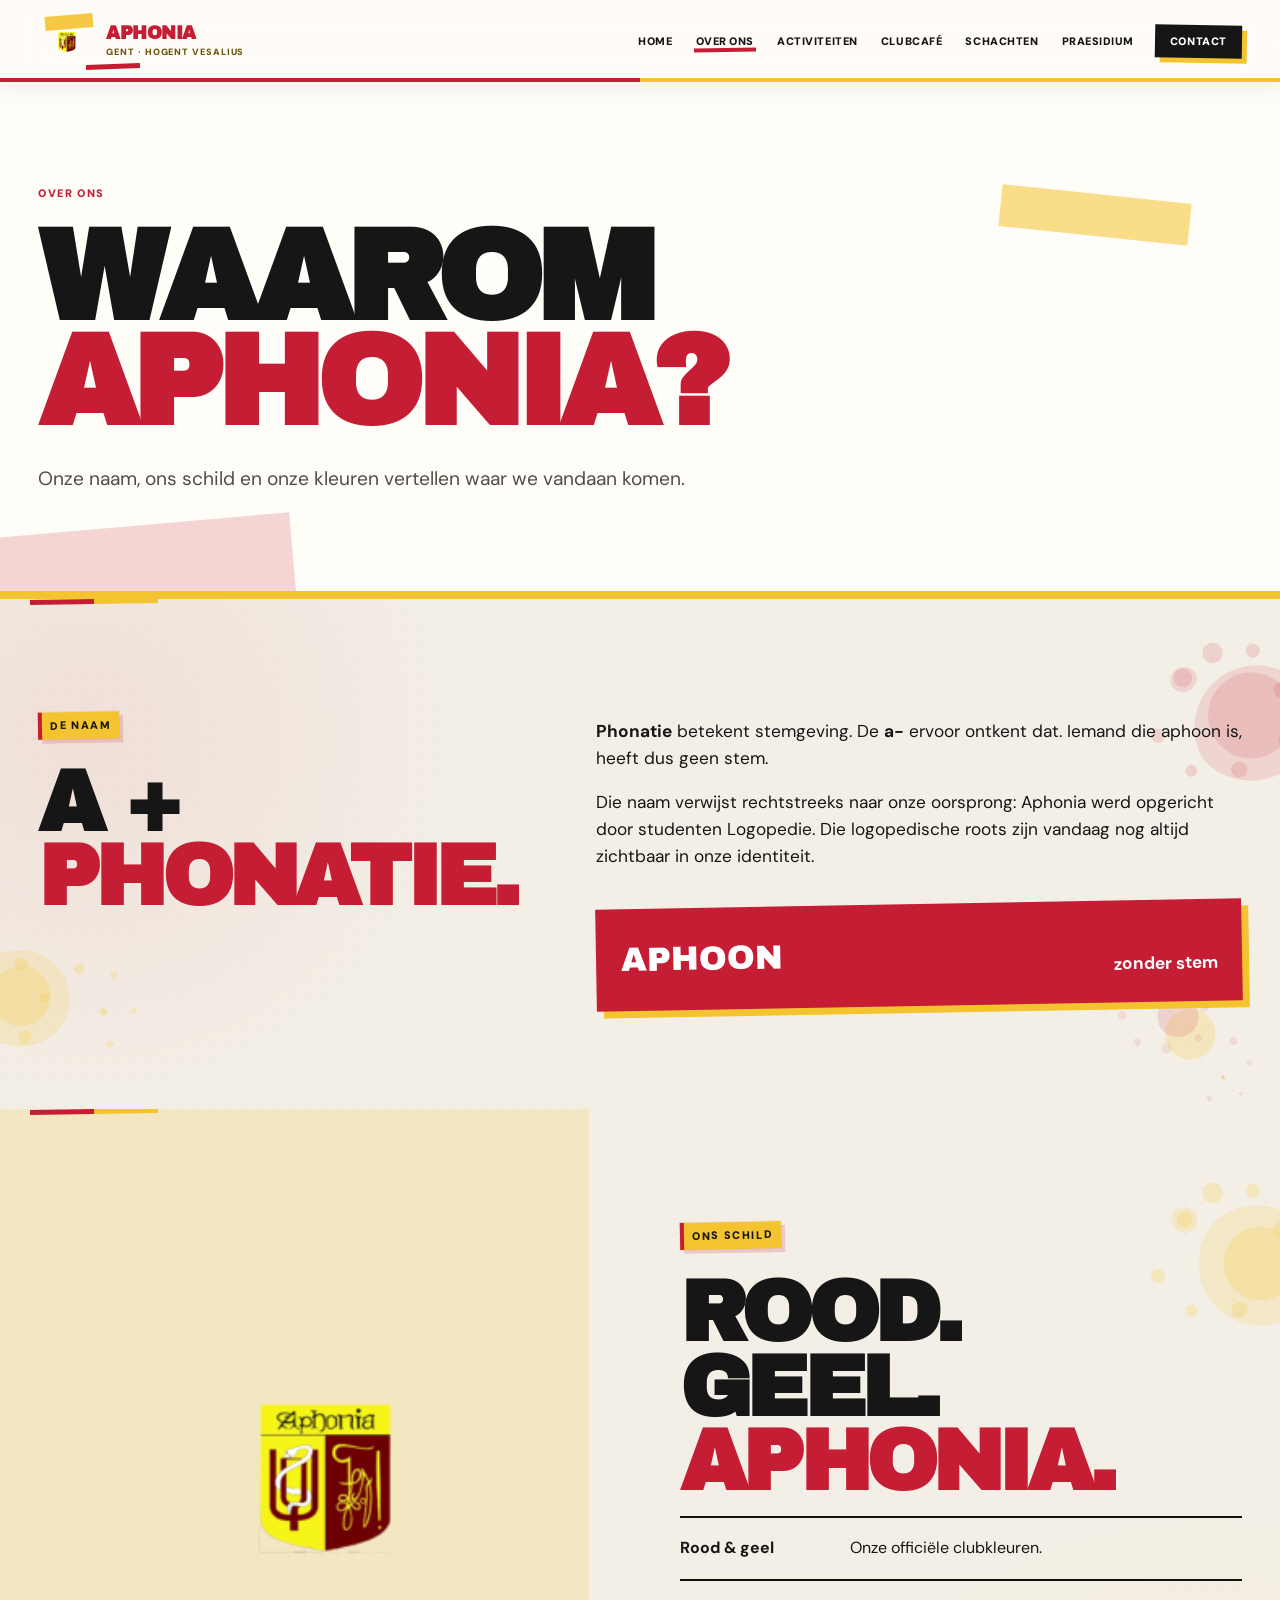
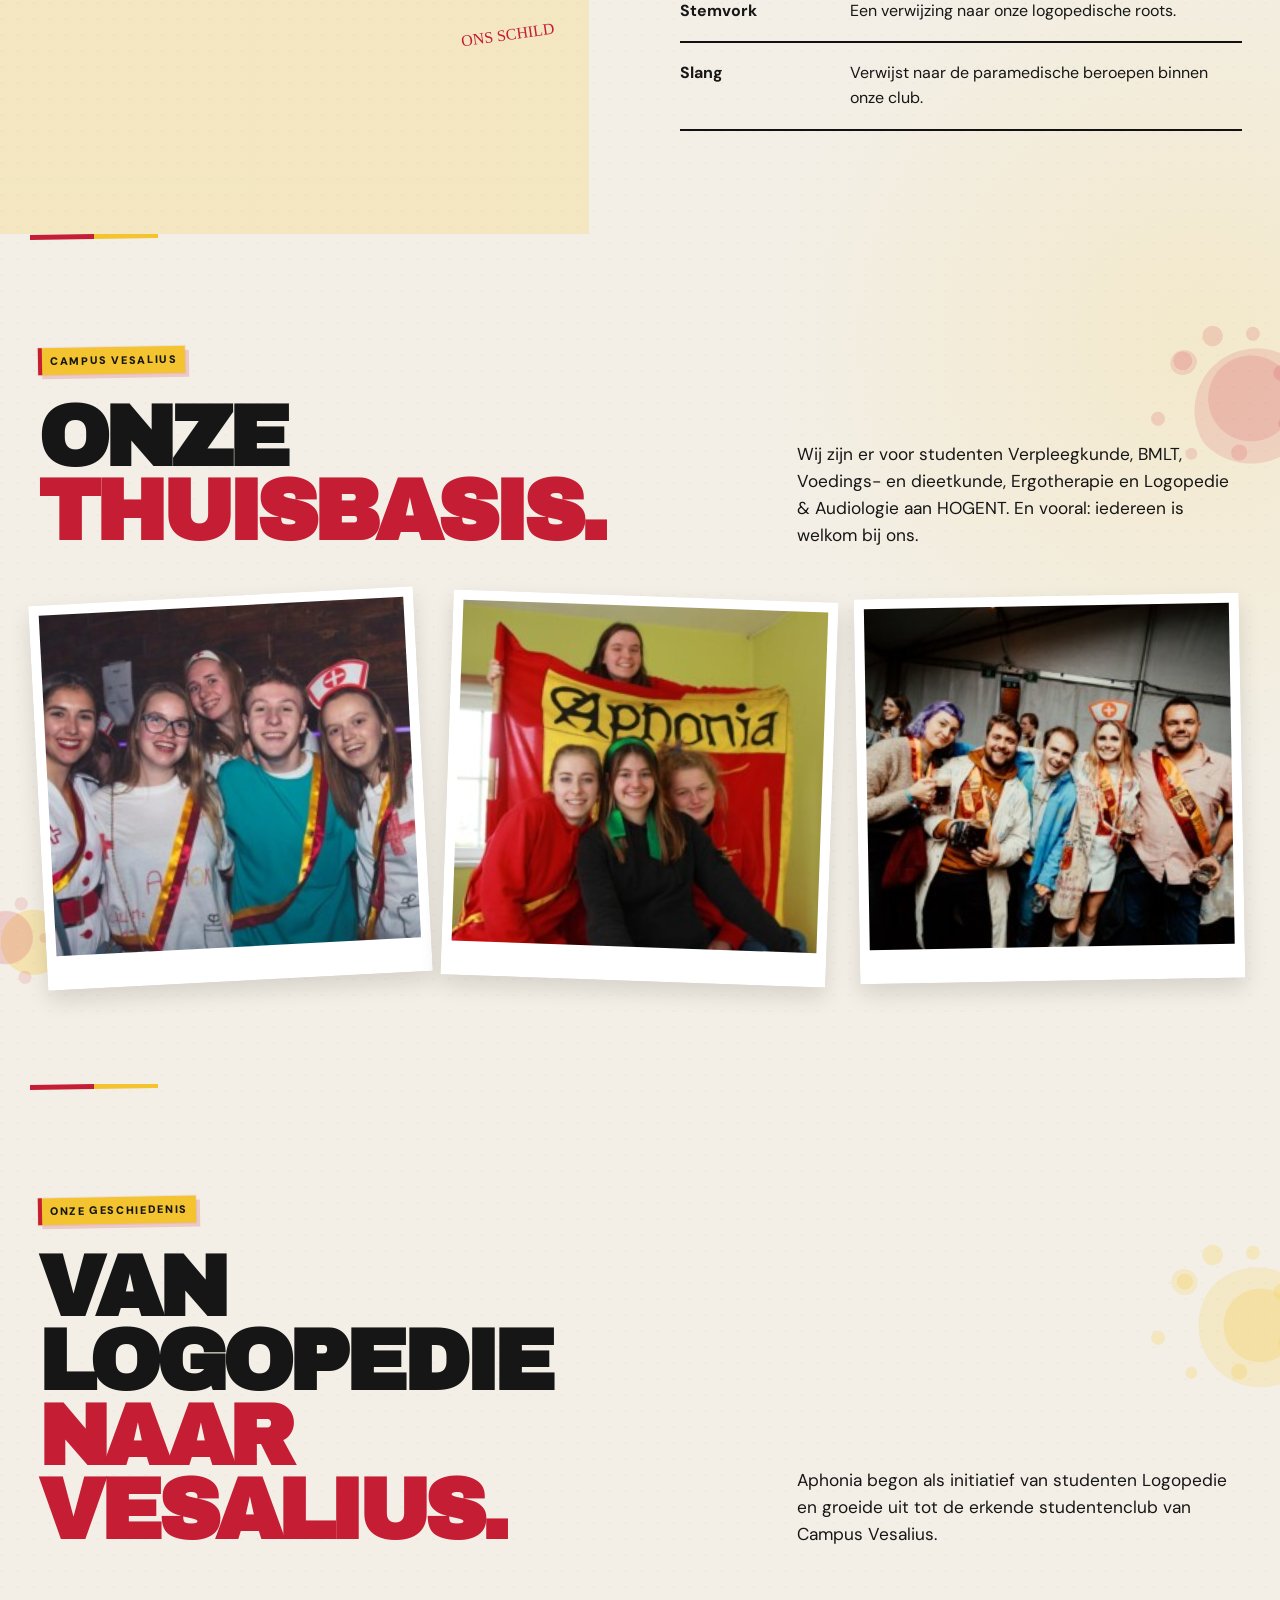
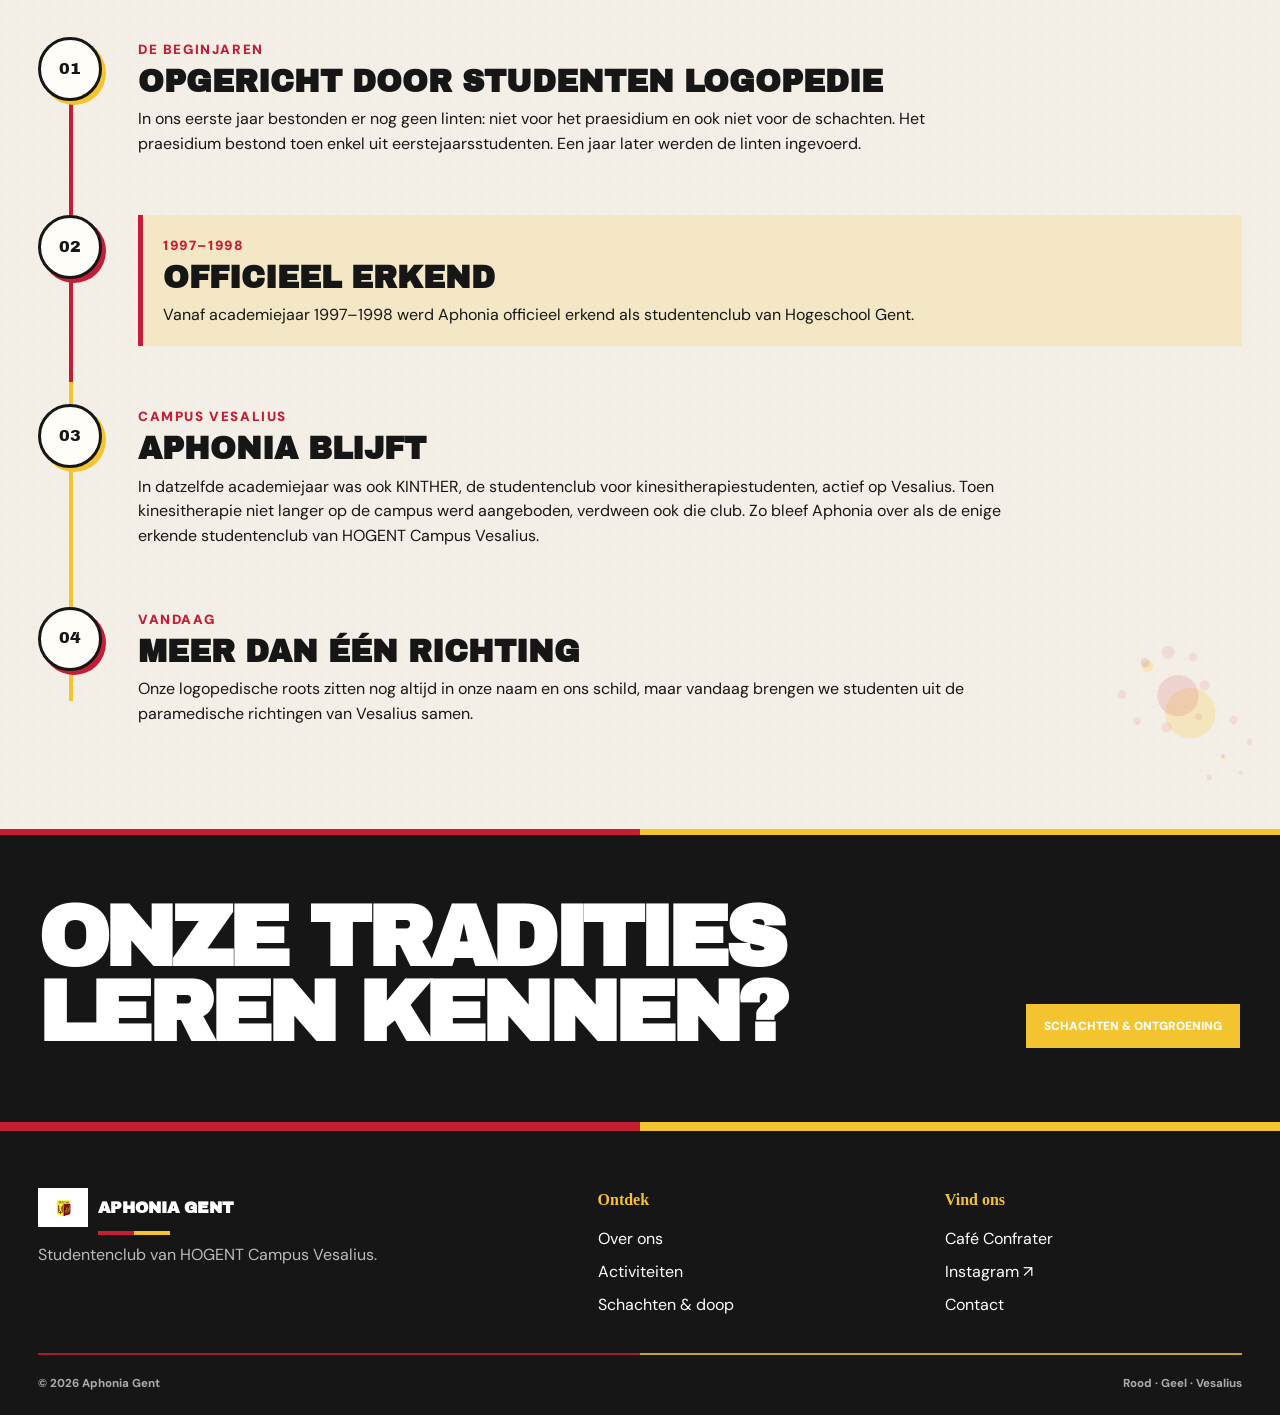
<file: over-ons.html>
<!doctype html>
<html lang="nl">
<head>
  <meta charset="utf-8">
  <meta name="viewport" content="width=device-width,initial-scale=1">
  <meta name="theme-color" content="#b7122a">
  <meta name="description" content="Ontdek de naam, kleuren, het schild en de roots van Aphonia Gent.">
  <meta name="robots" content="index,follow">
  <title>Over ons · Aphonia Gent</title>
  <link rel="preconnect" href="https://fonts.googleapis.com">
  <link rel="preconnect" href="https://fonts.gstatic.com" crossorigin>
  <link href="https://fonts.googleapis.com/css2?family=Archivo+Black&family=DM+Sans:wght@400;500;600;700;800&display=swap" rel="stylesheet">
  <link rel="stylesheet" href="assets/css/style.css">
  <script src="assets/js/content-loader.js" defer></script>
  <script src="assets/js/script.js" defer></script>
</head>
<body data-page="over">
<a class="skip-link" href="#main">Naar inhoud</a>
<header class="site-header">
  <div class="shell nav-shell">
    <a class="brand" href="index.html" aria-label="Aphonia Gent home">
      <img src="./assets/img/homepage/schild.png" alt="Schild Aphonia Gent" width="64" height="48">
      <span class="brand-copy"><strong>APHONIA</strong><small>GENT · HOGENT VESALIUS</small></span>
    </a>
    <button class="menu-toggle" type="button" aria-label="Menu openen" aria-expanded="false" aria-controls="main-nav"><span></span><span></span><span></span></button>
    <nav class="main-nav" id="main-nav" aria-label="Hoofdnavigatie">
      <a data-nav="home" href="index.html">Home</a>
      <a data-nav="over" href="over-ons.html">Over ons</a>
      <a data-nav="activiteiten" href="activiteiten.html">Activiteiten</a>
      <a data-nav="clubcafe" href="clubcafe.html">Clubcafé</a>
      <a data-nav="schachten" href="schachten.html">Schachten</a>
      <a data-nav="praesidium" href="praesidium.html">Praesidium</a>
      <a data-nav="contact" class="nav-cta" href="contact.html">Contact</a>
    </nav>
  </div>
</header>
<main id="main">
<section class="page-hero red-page"><div class="shell"><p class="eyebrow">OVER ONS</p><h1>WAAROM<br><span>APHONIA?</span></h1><p class="page-intro">Onze naam, ons schild en onze kleuren vertellen waar we vandaan komen.</p></div></section>
<section class="section"><div class="shell two-col">
  <div><p class="section-kicker">DE NAAM</p><h2>A +<br><span>PHONATIE.</span></h2></div>
  <div class="prose"><p><strong>Phonatie</strong> betekent stemgeving. De <strong>a-</strong> ervoor ontkent dat. Iemand die aphoon is, heeft dus geen stem.</p><p>Die naam verwijst rechtstreeks naar onze oorsprong: Aphonia werd opgericht door studenten Logopedie. Die logopedische roots zijn vandaag nog altijd zichtbaar in onze identiteit.</p><div class="definition-card"><span>APHOON</span><strong>zonder stem</strong></div></div>
</div></section>
<section class="section split-bg"><div class="shell identity-layout"><div class="shield-panel"><img src="./assets/img/homepage/schild.png" alt="Aphonia schild"></div><div><p class="section-kicker">ONS SCHILD</p><h2>ROOD.<br>GEEL.<br><span>APHONIA.</span></h2><div class="symbol-list"><div><b>Rood & geel</b><span>Onze officiële clubkleuren.</span></div><div><b>Stemvork</b><span>Een verwijzing naar onze logopedische roots.</span></div><div><b>Slang</b><span>Verwijst naar de paramedische beroepen binnen onze club.</span></div></div></div></div></section>
<section class="section"><div class="shell"><p class="section-kicker">CAMPUS VESALIUS</p><div class="section-head compact"><h2>ONZE<br><span>THUISBASIS.</span></h2><p>Wij zijn er voor studenten Verpleegkunde, BMLT, Voedings- en dieetkunde, Ergotherapie en Logopedie & Audiologie aan HOGENT. En vooral: iedereen is welkom bij ons.</p></div><div class="photo-row"><img src="./assets/img/Over ons/foto1.jpg" alt="Aphonia leden"><img src="./assets/img/Over ons/foto2.jpg" alt="Aphonia sfeerbeeld"><img src="assets/img/Over ons/foto3.jpg" alt="Aphonia activiteit"></div></div></section>

<section class="section history-section">
  <div class="shell">
    <div class="section-head">
      <div>
        <p class="section-kicker">ONZE GESCHIEDENIS</p>
        <h2>VAN LOGOPEDIE<br><span>NAAR VESALIUS.</span></h2>
      </div>
      <p>Aphonia begon als initiatief van studenten Logopedie en groeide uit tot de erkende studentenclub van Campus Vesalius.</p>
    </div>

    <div class="history-timeline">
      <article>
        <span>01</span>
        <div>
          <small>DE BEGINJAREN</small>
          <h3>OPGERICHT DOOR STUDENTEN LOGOPEDIE</h3>
          <p>In ons eerste jaar bestonden er nog geen linten: niet voor het praesidium en ook niet voor de schachten. Het praesidium bestond toen enkel uit eerstejaarsstudenten. Een jaar later werden de linten ingevoerd.</p>
        </div>
      </article>

      <article class="history-highlight">
        <span>02</span>
        <div>
          <small>1997–1998</small>
          <h3>OFFICIEEL ERKEND</h3>
          <p>Vanaf academiejaar 1997–1998 werd Aphonia officieel erkend als studentenclub van Hogeschool Gent.</p>
        </div>
      </article>

      <article>
        <span>03</span>
        <div>
          <small>CAMPUS VESALIUS</small>
          <h3>APHONIA BLIJFT</h3>
          <p>In datzelfde academiejaar was ook KINTHER, de studentenclub voor kinesitherapiestudenten, actief op Vesalius. Toen kinesitherapie niet langer op de campus werd aangeboden, verdween ook die club. Zo bleef Aphonia over als de enige erkende studentenclub van HOGENT Campus Vesalius.</p>
        </div>
      </article>

      <article>
        <span>04</span>
        <div>
          <small>VANDAAG</small>
          <h3>MEER DAN ÉÉN RICHTING</h3>
          <p>Onze logopedische roots zitten nog altijd in onze naam en ons schild, maar vandaag brengen we studenten uit de paramedische richtingen van Vesalius samen.</p>
        </div>
      </article>
    </div>
  </div>
</section>

<section class="cta-panel"><div class="shell"><h2>ONZE TRADITIES<br>LEREN KENNEN?</h2><a class="btn btn-yellow" href="schachten.html">Schachten & ontgroening</a></div></section>
</main>
<footer class="site-footer">
  <div class="shell footer-grid">
    <div>
      <a class="footer-brand" href="index.html"><img src="./assets/img/homepage/schild.png" alt="" width="52" height="39"><strong>APHONIA GENT</strong></a>
      <p>Studentenclub van HOGENT Campus Vesalius.</p>
    </div>
    <div class="footer-links"><strong>Ontdek</strong><a href="over-ons.html">Over ons</a><a href="activiteiten.html">Activiteiten</a><a href="schachten.html">Schachten & doop</a></div>
    <div class="footer-links"><strong>Vind ons</strong><a href="clubcafe.html">Café Confrater</a><a href="https://www.instagram.com/studentenclubaphonia/" target="_blank" rel="noopener">Instagram ↗</a><a href="contact.html">Contact</a></div>
  </div>
  <div class="shell footer-bottom"><span>© <span id="year"></span> Aphonia Gent</span><span>Rood · Geel · Vesalius</span></div>
</footer>
</body>
</html>
</file>
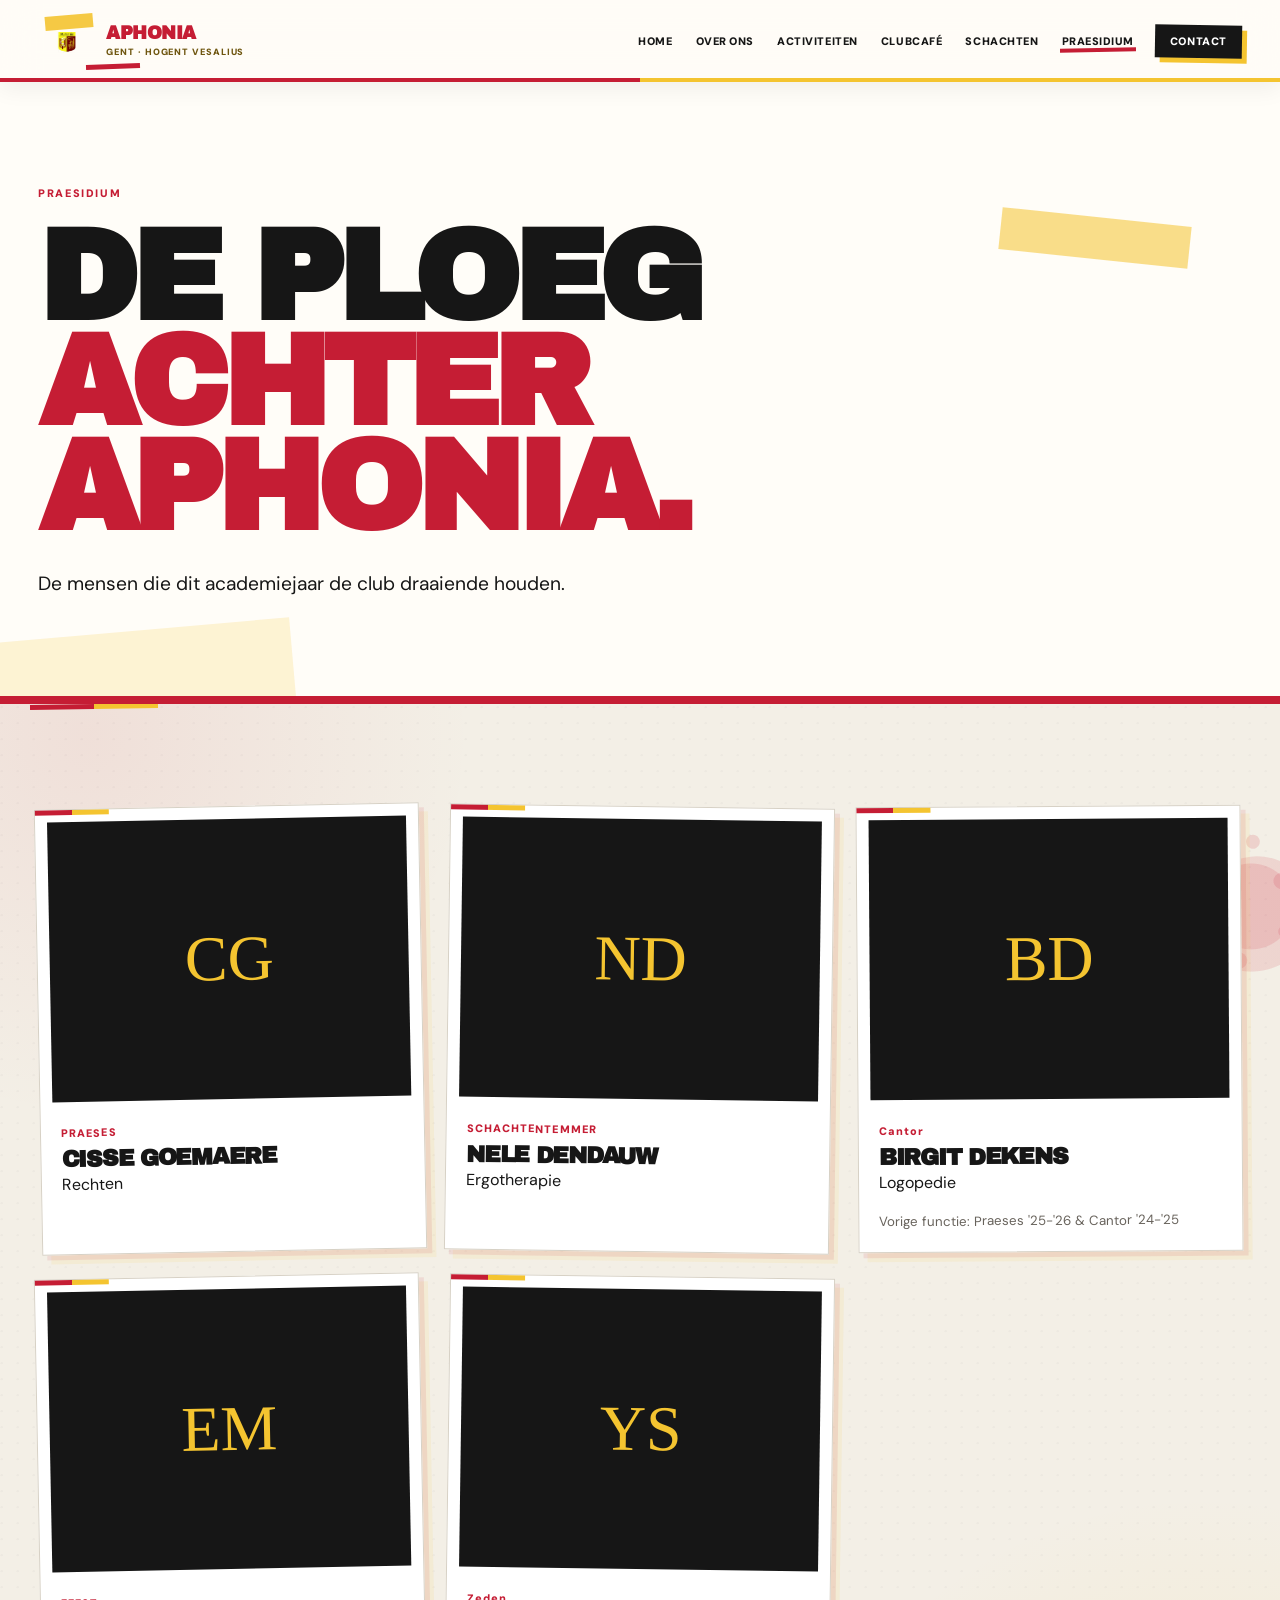
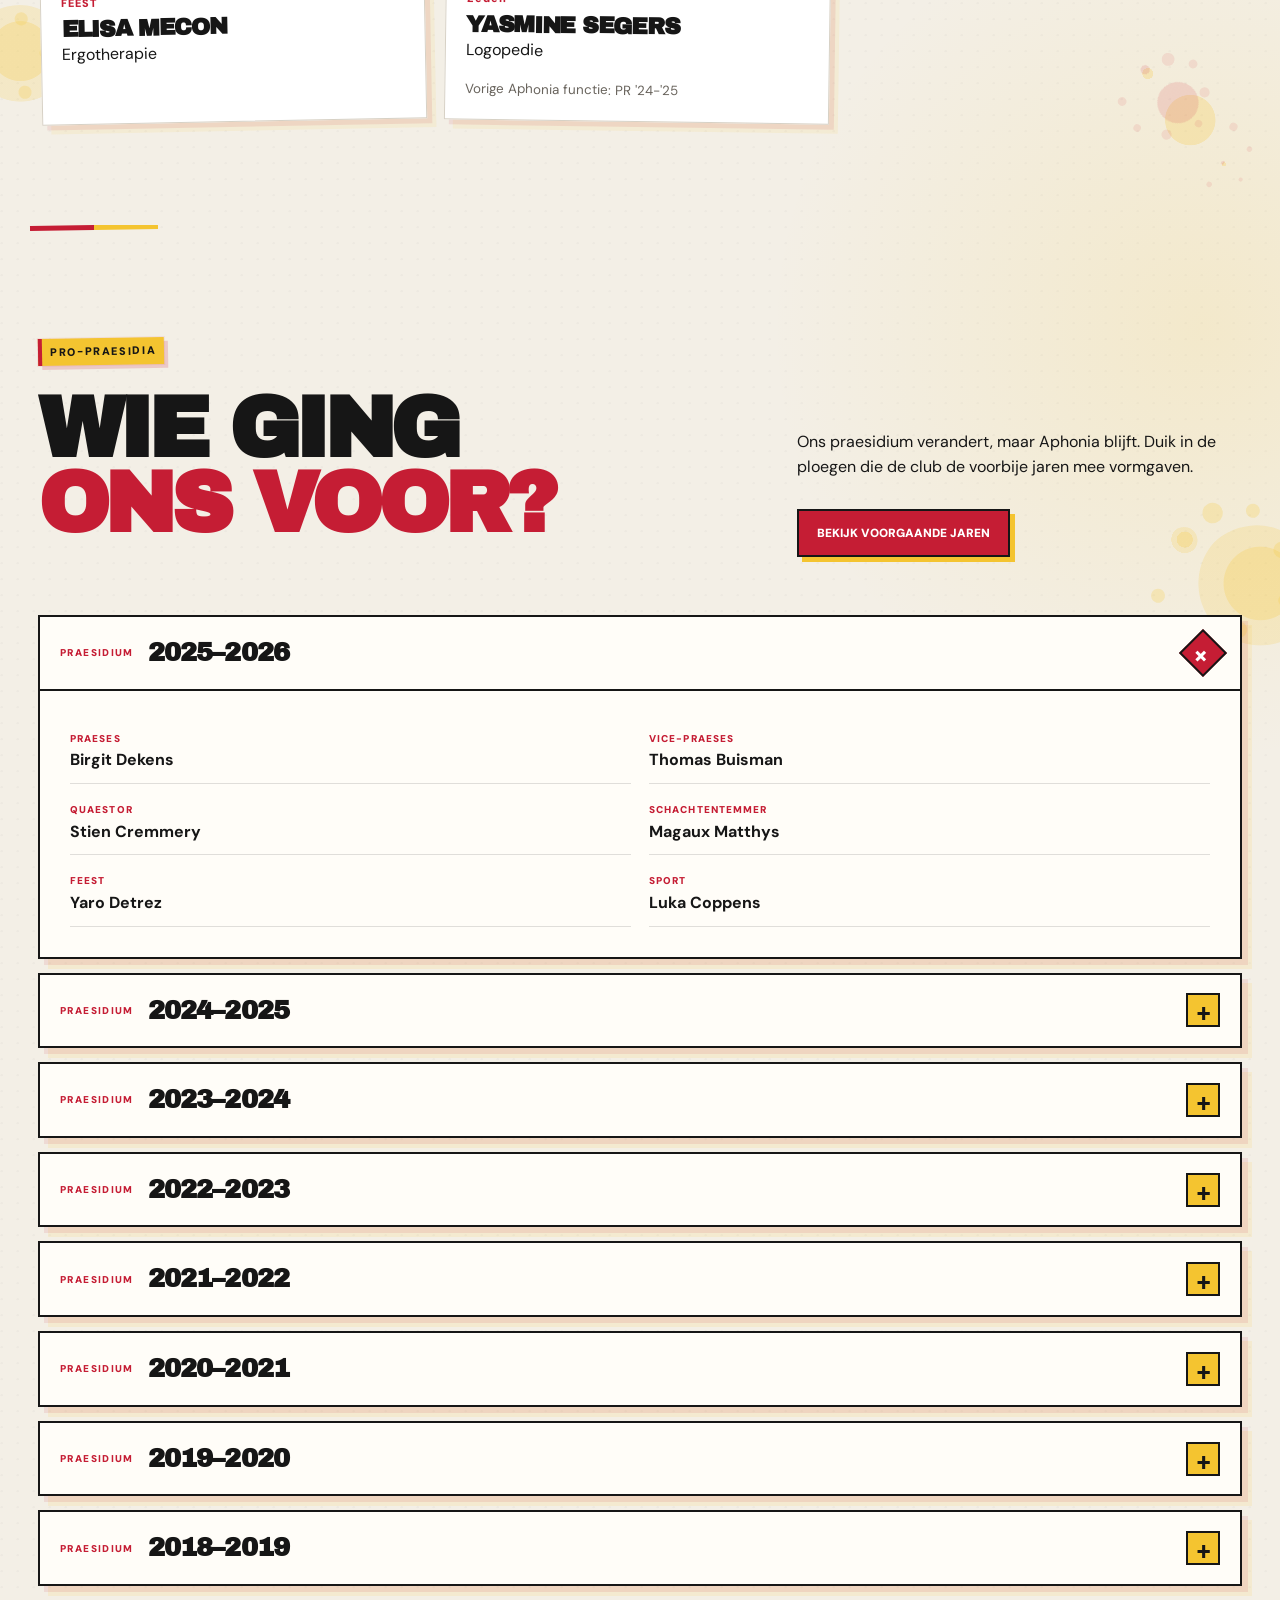
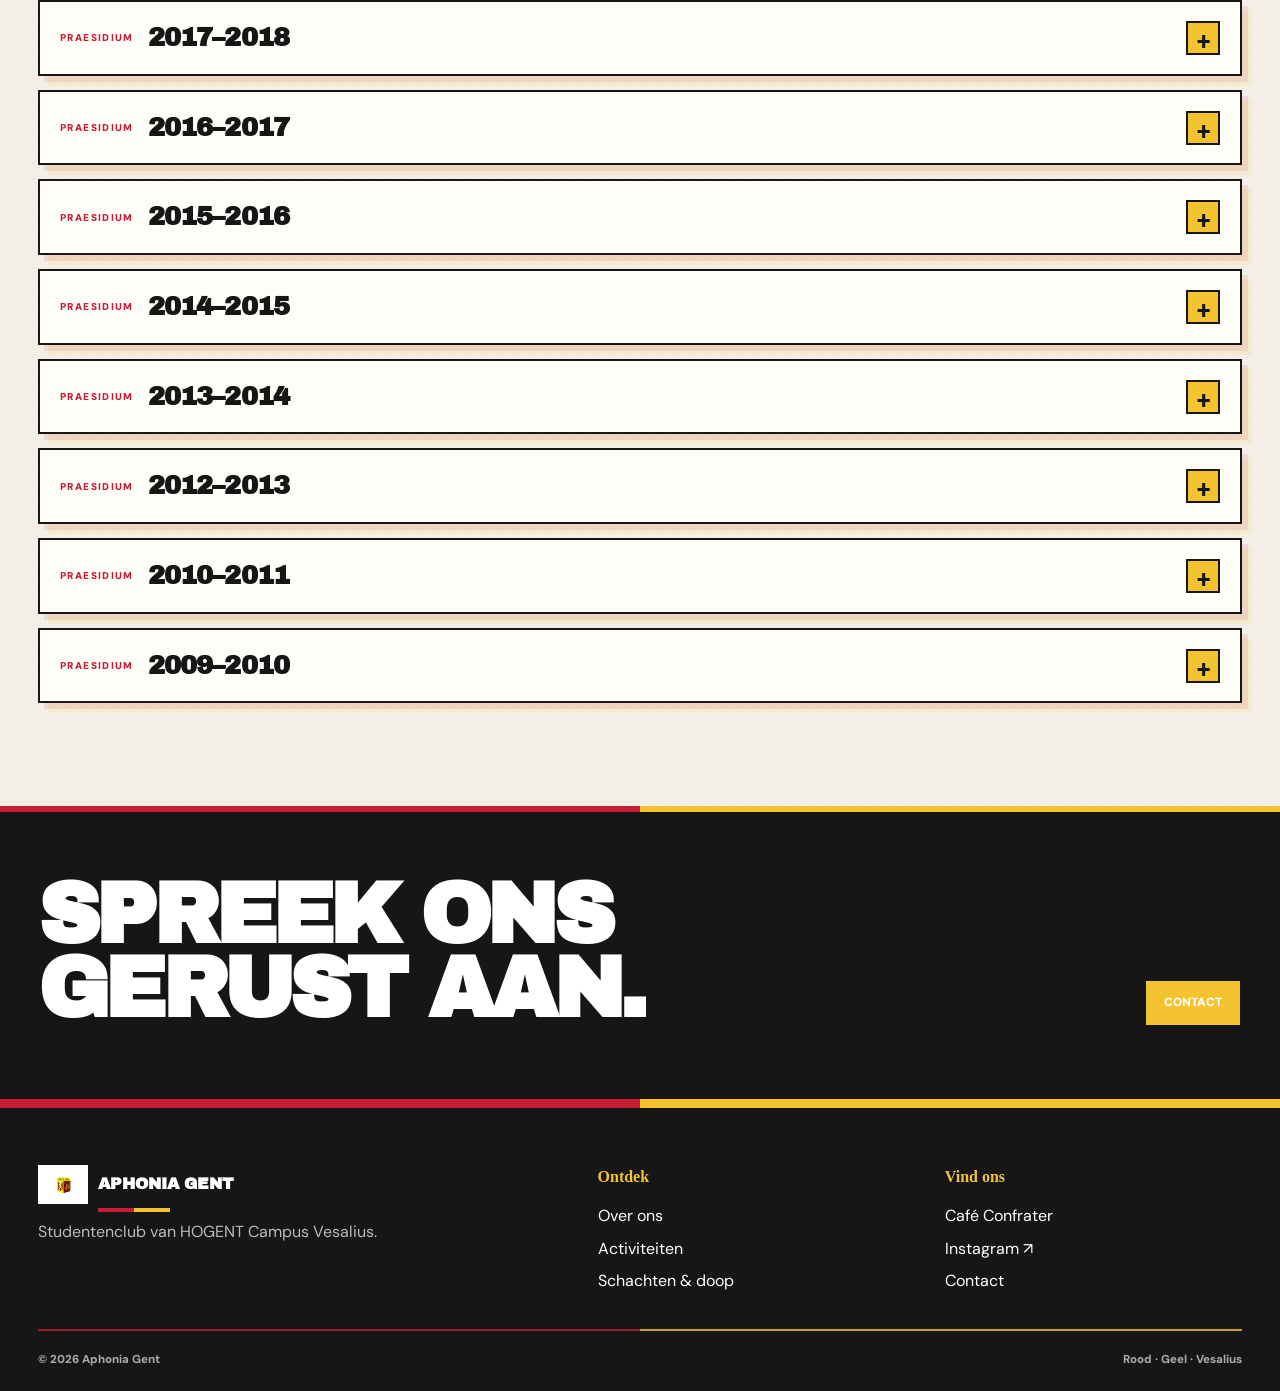
<file: praesidium.html>
<!doctype html>
<html lang="nl">
<head>
  <meta charset="utf-8">
  <meta name="viewport" content="width=device-width,initial-scale=1">
  <meta name="theme-color" content="#b7122a">
  <meta name="description" content="Maak kennis met het praesidium van Aphonia Gent.">
  <meta name="robots" content="index,follow">
  <title>Praesidium · Aphonia Gent</title>
  <link rel="preconnect" href="https://fonts.googleapis.com">
  <link rel="preconnect" href="https://fonts.gstatic.com" crossorigin>
  <link href="https://fonts.googleapis.com/css2?family=Archivo+Black&family=DM+Sans:wght@400;500;600;700;800&display=swap" rel="stylesheet">
  <link rel="stylesheet" href="assets/css/style.css">
  <script src="assets/js/content-loader.js" defer></script>
  <script src="assets/js/script.js" defer></script>
</head>
<body data-page="praesidium">
<a class="skip-link" href="#main">Naar inhoud</a>
<header class="site-header">
  <div class="shell nav-shell">
    <a class="brand" href="index.html" aria-label="Aphonia Gent home">
      <img src="./assets/img/homepage/schild.png" alt="Schild Aphonia Gent" width="64" height="48">
      <span class="brand-copy"><strong>APHONIA</strong><small>GENT · HOGENT VESALIUS</small></span>
    </a>
    <button class="menu-toggle" type="button" aria-label="Menu openen" aria-expanded="false" aria-controls="main-nav"><span></span><span></span><span></span></button>
    <nav class="main-nav" id="main-nav" aria-label="Hoofdnavigatie">
      <a data-nav="home" href="index.html">Home</a>
      <a data-nav="over" href="over-ons.html">Over ons</a>
      <a data-nav="activiteiten" href="activiteiten.html">Activiteiten</a>
      <a data-nav="clubcafe" href="clubcafe.html">Clubcafé</a>
      <a data-nav="schachten" href="schachten.html">Schachten</a>
      <a data-nav="praesidium" href="praesidium.html">Praesidium</a>
      <a data-nav="contact" class="nav-cta" href="contact.html">Contact</a>
    </nav>
  </div>
</header>
<main id="main">
<section class="page-hero yellow-page"><div class="shell"><p class="eyebrow dark">PRAESIDIUM</p><h1>DE PLOEG<br><span>ACHTER APHONIA.</span></h1><p class="page-intro dark-copy">De mensen die dit academiejaar de club draaiende houden.</p></div></section>
<section class="section"><div class="shell"><div class="people-grid" id="current-praesidium" data-content-source="content/praesidium.json">
<article class="person-card"><div class="person-photo letter">BD</div><span>PRAESES</span><h2>Birgit Dekens</h2><p>Logopedie</p><small>Vorige functie: Cantor ’24–’25</small></article>
<article class="person-card"><div class="person-photo letter">TB</div><span>VICE-PRAESES</span><h2>Thomas Buisman</h2><p>Voedings- en dieetleer</p></article>
<article class="person-card"><div class="person-photo letter">SC</div><span>QUAESTOR</span><h2>Stien Cremmery</h2><p>Verpleegkunde</p></article>
<article class="person-card"><div class="person-photo letter">MM</div><span>SCHACHTENTEMMER</span><h2>Margaux Mathys</h2><p>Psychologie</p></article>
<article class="person-card"><div class="person-photo letter">YD</div><span>FEEST</span><h2>Yaro Detrez</h2><p>Ergotherapie</p></article>
<article class="person-card"><div class="person-photo letter">AJ</div><span>P.R.</span><h2>Analies Johns Ramirez</h2><p>Sociaal werk</p></article>
<article class="person-card"><div class="person-photo letter">LC</div><span>SPORT</span><h2>Luka Coppens</h2><p>Verpleegkunde</p></article>
</div></div></section>

<section class="section pro-section" id="pro-praesidia">
  <div class="shell">
    <div class="section-head compact">
      <div>
        <p class="section-kicker">PRO-PRAESIDIA</p>
        <h2>WIE GING<br><span>ONS VOOR?</span></h2>
      </div>
      <div class="archive-intro">
        <p>Ons praesidium verandert, maar Aphonia blijft. Duik in de ploegen die de club de voorbije jaren mee vormgaven.</p>
        <button class="btn btn-red archive-toggle" type="button" aria-expanded="false" aria-controls="pro-archive">Bekijk voorgaande jaren</button>
      </div>
    </div>
    <div class="pro-archive" id="pro-archive" data-content-source="content/praesidium.json" hidden>
      
<details class="archive-year" open>
  <summary><span>PRAESIDIUM</span><strong>2024–2025</strong><i aria-hidden="true">+</i></summary>
  <div class="archive-year-content">
    <figure class="archive-photo"><img src="https://aphonia.be/wp-content/uploads/2026/02/groepsfoto-e1770569598442-uai-258x232.jpg" alt="Praesidium 2024–2025" loading="lazy"><figcaption>2024–2025</figcaption></figure>
    <ul class="archive-members"><li><span>Praeses</span><strong>Djamori Deschachte</strong></li><li><span>Vice-praeses</span><strong>Thalia Beckers</strong></li><li><span>Quaestor</span><strong>Bram Peelman</strong></li><li><span>Schachtentemmer</span><strong>/</strong></li><li><span>Cantor</span><strong>Birgit Dekens</strong></li><li><span>Zeden</span><strong>/</strong></li><li><span>Feest</span><strong>Kiara Celie</strong></li><li><span>Sport</span><strong>Aline Fleurinck</strong></li><li><span>P.R.</span><strong>Yasmine Segers</strong></li></ul>
  </div>
</details>
<details class="archive-year">
  <summary><span>PRAESIDIUM</span><strong>2023–2024</strong><i aria-hidden="true">+</i></summary>
  <div class="archive-year-content">
    <figure class="archive-photo"><img src="https://aphonia.be/wp-content/uploads/2024/01/2023-2024-1-uai-258x250.jpg" alt="Praesidium 2023–2024" loading="lazy"><figcaption>2023–2024</figcaption></figure>
    <ul class="archive-members"><li><span>Praeses</span><strong>Sofie Coutteau</strong></li><li><span>Vice-praeses</span><strong>Thalia Beckers</strong></li><li><span>Quaestor</span><strong>Bram Peelman</strong></li><li><span>Schachtentemmer</span><strong>Djamori Deschachte</strong></li><li><span>Cantor</span><strong>Aline Verhoestrate</strong></li><li><span>Zeden</span><strong>/</strong></li><li><span>Feest</span><strong>Emma Ghijselinck</strong></li><li><span>Sport</span><strong>Eli Gaudeus</strong></li><li><span>P.R.</span><strong>Fleur Van Den Broucke</strong></li></ul>
  </div>
</details>
<details class="archive-year">
  <summary><span>PRAESIDIUM</span><strong>2022–2023</strong><i aria-hidden="true">+</i></summary>
  <div class="archive-year-content">
    <figure class="archive-photo"><img src="https://aphonia.be/wp-content/uploads/2024/10/Foto-tevje-uai-258x172.jpg" alt="Praesidium 2022–2023" loading="lazy"><figcaption>2022–2023</figcaption></figure>
    <ul class="archive-members"><li><span>Praeses</span><strong>Nicky Keppens</strong></li><li><span>Vice-praeses</span><strong>Kayleigh Delforce</strong></li><li><span>Quaestor</span><strong>Marthe Vanhoutte</strong></li><li><span>Schachtentemmer</span><strong>Phebe Moerman</strong></li><li><span>Cantor</span><strong>Cedric Vande Walle</strong></li><li><span>Zeden</span><strong>Margo Fleurbaey</strong></li><li><span>Feest</span><strong>Tevje Cnudde</strong></li><li><span>Sport</span><strong>July Verschatse</strong></li><li><span>P.R.</span><strong>Jan De Vylder</strong></li></ul>
  </div>
</details>
<details class="archive-year">
  <summary><span>PRAESIDIUM</span><strong>2021–2022</strong><i aria-hidden="true">+</i></summary>
  <div class="archive-year-content">
    
    <ul class="archive-members"><li><span>Praeses</span><strong>Nicky Keppens</strong></li><li><span>Vice-praeses</span><strong>/</strong></li><li><span>Quaestor</span><strong>Kayleigh Delforce</strong></li><li><span>Schachtentemmer</span><strong>Sofie Coutteau</strong></li><li><span>Cantor</span><strong>Cedric Vande Walle</strong></li><li><span>Zeden</span><strong>Nico Pijpers</strong></li><li><span>Feest</span><strong>Phebe Moerman</strong></li><li><span>Sport</span><strong>July Verschatse</strong></li><li><span>P.R.</span><strong>Jasper Minne</strong></li></ul>
  </div>
</details>
<details class="archive-year">
  <summary><span>PRAESIDIUM</span><strong>2020–2021</strong><i aria-hidden="true">+</i></summary>
  <div class="archive-year-content">
    
    <ul class="archive-members"><li><span>Praeses</span><strong>Wouter Colombeen</strong></li><li><span>Vice-praeses</span><strong>Vincent Detremmerie</strong></li><li><span>Quaestor</span><strong>Nick Fauconnier</strong></li><li><span>Schachtentemmer</span><strong>Nicky Keppens</strong></li><li><span>Cantor</span><strong>/</strong></li><li><span>Zeden</span><strong>Ine Stuyck</strong></li><li><span>Feest</span><strong>Jytte De Taeye</strong></li><li><span>Sport</span><strong>Kyenta Geuns</strong></li><li><span>P.R.</span><strong>Tadzio Belderbos</strong></li></ul>
  </div>
</details>
<details class="archive-year">
  <summary><span>PRAESIDIUM</span><strong>2019–2020</strong><i aria-hidden="true">+</i></summary>
  <div class="archive-year-content">
    
    <ul class="archive-members"><li><span>Praeses</span><strong>Tristan Van Huylenbroeck</strong></li><li><span>Vice-praeses</span><strong>Wouter Colombeen</strong></li><li><span>Quaestor</span><strong>Manau Moens</strong></li><li><span>Schachtentemmer</span><strong>Jonathan De Walsche</strong></li><li><span>Cantor</span><strong>/</strong></li><li><span>Zeden</span><strong>/</strong></li><li><span>Feest</span><strong>Axelle Cabbeke</strong></li><li><span>Sport</span><strong>Yermo De Bruyn</strong></li><li><span>P.R.</span><strong>/</strong></li></ul>
  </div>
</details>
<details class="archive-year">
  <summary><span>PRAESIDIUM</span><strong>2018–2019</strong><i aria-hidden="true">+</i></summary>
  <div class="archive-year-content">
    
    <ul class="archive-members"><li><span>Praeses</span><strong>Katrien Decock</strong></li><li><span>Vice-praeses</span><strong>/</strong></li><li><span>Quaestor</span><strong>Hanne De Boever</strong></li><li><span>Schachtentemmer</span><strong>Laura Bresseleers</strong></li><li><span>Cantor</span><strong>Chiel Lejaeghere</strong></li><li><span>Zeden</span><strong>Jeroen Leroy</strong></li><li><span>Feest</span><strong>Justien De Corte</strong></li><li><span>Sport</span><strong>Lena De Zeine</strong></li><li><span>P.R.</span><strong>Tristan Van Huylenbroeck</strong></li></ul>
  </div>
</details>
<details class="archive-year">
  <summary><span>PRAESIDIUM</span><strong>2017–2018</strong><i aria-hidden="true">+</i></summary>
  <div class="archive-year-content">
    
    <ul class="archive-members"><li><span>Praeses</span><strong>Lore Van Hoecke</strong></li><li><span>Vice-praeses</span><strong>Marie-Noëlle Vernemmen</strong></li><li><span>Quaestor</span><strong>Laura Bresseleers</strong></li><li><span>Schachtentemmer</span><strong>Jochen van Herck</strong></li><li><span>Cantor</span><strong>Kristof Van Schoor</strong></li><li><span>Zeden</span><strong>Margaux Hiel</strong></li><li><span>Feest</span><strong>Margot Rodrigeus</strong></li><li><span>Sport</span><strong>Bert Van Osselaer</strong></li><li><span>P.R.</span><strong>Katrien Decock</strong></li></ul>
  </div>
</details>
<details class="archive-year">
  <summary><span>PRAESIDIUM</span><strong>2016–2017</strong><i aria-hidden="true">+</i></summary>
  <div class="archive-year-content">
    
    <ul class="archive-members"><li><span>Praeses</span><strong>Angelo Rollé</strong></li><li><span>Vice-praeses</span><strong>Norah Schuermans</strong></li><li><span>Quaestor</span><strong>Matti Roos</strong></li><li><span>Schachtentemmer</span><strong>Lore Van Hoecke</strong></li><li><span>Cantor</span><strong>Kristof Van Schoor</strong></li><li><span>Zeden</span><strong>Marie-Noëlle Vernemmen</strong></li><li><span>Feest</span><strong>Jade Taelman</strong></li><li><span>Sport</span><strong>Colleen Van Troys</strong></li><li><span>P.R.</span><strong>Emilie De Cort</strong></li></ul>
  </div>
</details>
<details class="archive-year">
  <summary><span>PRAESIDIUM</span><strong>2015–2016</strong><i aria-hidden="true">+</i></summary>
  <div class="archive-year-content">
    
    <ul class="archive-members"><li><span>Praeses</span><strong>Glenn Vergauwen</strong></li><li><span>Vice-praeses</span><strong>Lore Van Hoecke</strong></li><li><span>Quaestor</span><strong>Mayke Deprez</strong></li><li><span>Schachtentemmer</span><strong>Katrien Van Gijsel</strong></li><li><span>Cantor</span><strong>Lotte van Lembergen</strong></li><li><span>Zeden</span><strong>Jochen van Herck</strong></li><li><span>Feest</span><strong>Angelo Rollé</strong></li><li><span>Sport</span><strong>Hannah Van Dorpe</strong></li><li><span>P.R.</span><strong>Dries Baudu</strong></li></ul>
  </div>
</details>
<details class="archive-year">
  <summary><span>PRAESIDIUM</span><strong>2014–2015</strong><i aria-hidden="true">+</i></summary>
  <div class="archive-year-content">
    
    <ul class="archive-members"><li><span>Praeses</span><strong>Norah Schuermans</strong></li><li><span>Vice-praeses</span><strong>Glenn Vergauwen</strong></li><li><span>Quaestor</span><strong>Shauni Breyne</strong></li><li><span>Schachtentemmer</span><strong>Andreas Boussery</strong></li><li><span>Cantor</span><strong>Stefanie Geeraerts</strong></li><li><span>Zeden</span><strong>Lore Van Hoecke</strong></li><li><span>Feest</span><strong>Angelo Rollé</strong></li><li><span>Sport</span><strong>Hannah Van Dorpe</strong></li><li><span>P.R.</span><strong>Katrien Van Gijsel</strong></li></ul>
  </div>
</details>
<details class="archive-year">
  <summary><span>PRAESIDIUM</span><strong>2013–2014</strong><i aria-hidden="true">+</i></summary>
  <div class="archive-year-content">
    
    <ul class="archive-members"><li><span>Praeses</span><strong>Norah Schuermans</strong></li><li><span>Vice-praeses</span><strong>Stefanie Theunynck</strong></li><li><span>Quaestor</span><strong>Shauni Breyne</strong></li><li><span>Schachtentemmer</span><strong>Glenn Vergauwen</strong></li><li><span>Cantor</span><strong>Stefanie Geeraerts</strong></li><li><span>Zeden</span><strong>Timothy Aerts</strong></li><li><span>Feest</span><strong>Saartje Dhondt</strong></li><li><span>Sport</span><strong>Emmy Baert</strong></li><li><span>P.R.</span><strong>Stephanie Van Hoe</strong></li></ul>
  </div>
</details>
<details class="archive-year">
  <summary><span>PRAESIDIUM</span><strong>2012–2013</strong><i aria-hidden="true">+</i></summary>
  <div class="archive-year-content">
    
    <ul class="archive-members"><li><span>Praeses</span><strong>Sofie Van Troyen</strong></li><li><span>Vice-praeses</span><strong>Norah Schuermans</strong></li><li><span>Quaestor</span><strong>Stephanie Theunynck</strong></li><li><span>Schachtentemmer</span><strong>Gertjan Veeckman</strong></li><li><span>Cantor</span><strong>Kjell Vandevijvere</strong></li><li><span>Zeden</span><strong>Stephanie Van Hoe</strong></li><li><span>Feest</span><strong>Josephine Horré</strong></li><li><span>Sport</span><strong>Glenn Caron</strong></li><li><span>P.R.</span><strong>Kevin De Jonghe</strong></li></ul>
  </div>
</details>
<details class="archive-year">
  <summary><span>PRAESIDIUM</span><strong>2010–2011</strong><i aria-hidden="true">+</i></summary>
  <div class="archive-year-content">
    
    <ul class="archive-members"><li><span>Praeses</span><strong>Estelle Buelens</strong></li><li><span>Vice-praeses</span><strong>Isis Vlaeminck</strong></li><li><span>Quaestor</span><strong>Amy Yseb</strong></li><li><span>Schachtentemmer</span><strong>Tom Verkest</strong></li><li><span>Cantor</span><strong>Andy Vandenbulcke</strong></li><li><span>Zeden</span><strong>Karline Devos</strong></li><li><span>Feest</span><strong>Lyn Verbeken</strong></li><li><span>Sport</span><strong>Fleur Tytgat</strong></li><li><span>P.R.</span><strong>/</strong></li></ul>
  </div>
</details>
<details class="archive-year">
  <summary><span>PRAESIDIUM</span><strong>2009–2010</strong><i aria-hidden="true">+</i></summary>
  <div class="archive-year-content">
    
    <ul class="archive-members"><li><span>Praeses</span><strong>Pieter Vergaert</strong></li><li><span>Vice-praeses</span><strong>Estelle Buelens</strong></li><li><span>Quaestor</span><strong>Marlies Geirnaert</strong></li><li><span>Schachtentemmer</span><strong>Elisa De Cockere</strong></li><li><span>Cantor</span><strong>Andy Vandenbulcke</strong></li><li><span>Zeden</span><strong>Machteld Leus</strong></li><li><span>Feest</span><strong>Isis Vlaeminck</strong></li><li><span>Sport</span><strong>/</strong></li><li><span>P.R.</span><strong>/</strong></li></ul>
  </div>
</details>
    </div>
  </div>
</section>

<section class="cta-panel"><div class="shell"><h2>SPREEK ONS<br>GERUST AAN.</h2><a class="btn btn-yellow" href="contact.html">Contact</a></div></section>
</main>
<footer class="site-footer">
  <div class="shell footer-grid">
    <div>
      <a class="footer-brand" href="index.html"><img src="./assets/img/homepage/schild.png" alt="" width="52" height="39"><strong>APHONIA GENT</strong></a>
      <p>Studentenclub van HOGENT Campus Vesalius.</p>
    </div>
    <div class="footer-links"><strong>Ontdek</strong><a href="over-ons.html">Over ons</a><a href="activiteiten.html">Activiteiten</a><a href="schachten.html">Schachten & doop</a></div>
    <div class="footer-links"><strong>Vind ons</strong><a href="clubcafe.html">Café Confrater</a><a href="https://www.instagram.com/studentenclubaphonia/" target="_blank" rel="noopener">Instagram ↗</a><a href="contact.html">Contact</a></div>
  </div>
  <div class="shell footer-bottom"><span>© <span id="year"></span> Aphonia Gent</span><span>Rood · Geel · Vesalius</span></div>
</footer>
</body>
</html>
</file>
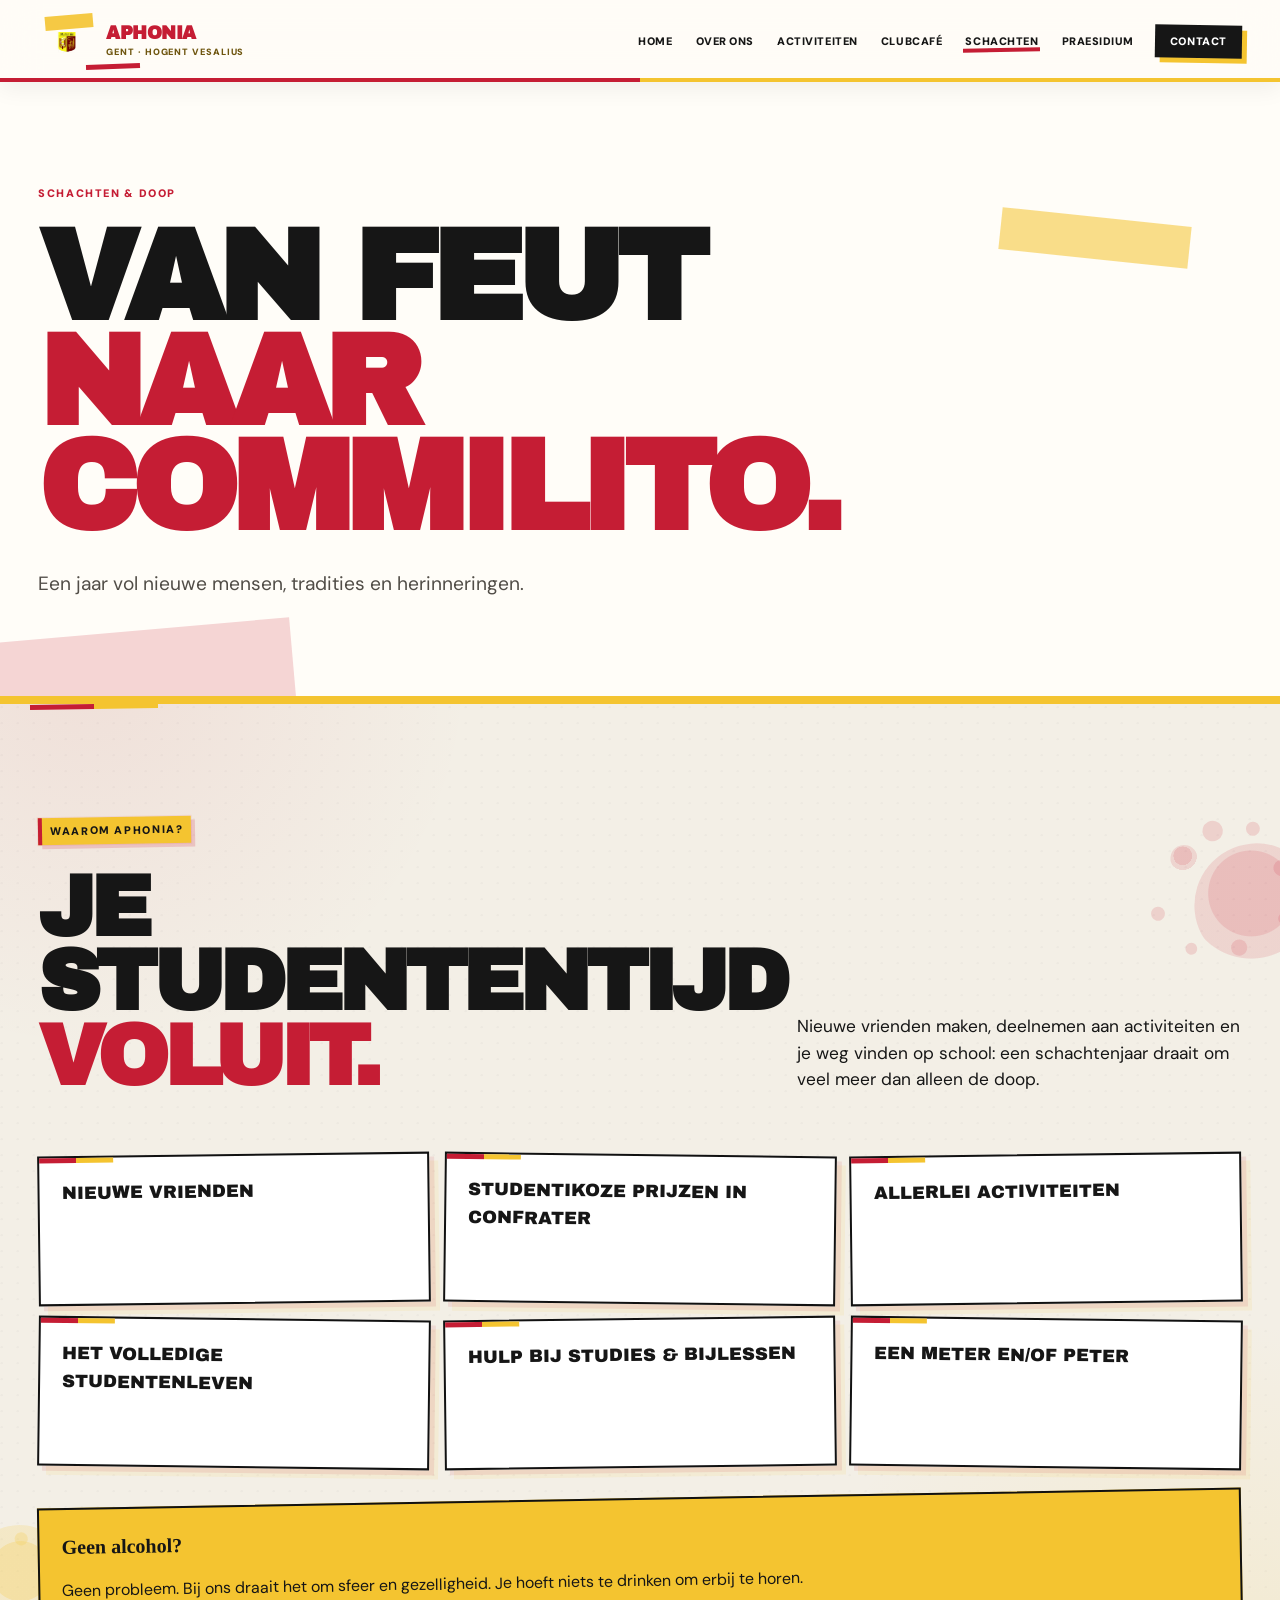
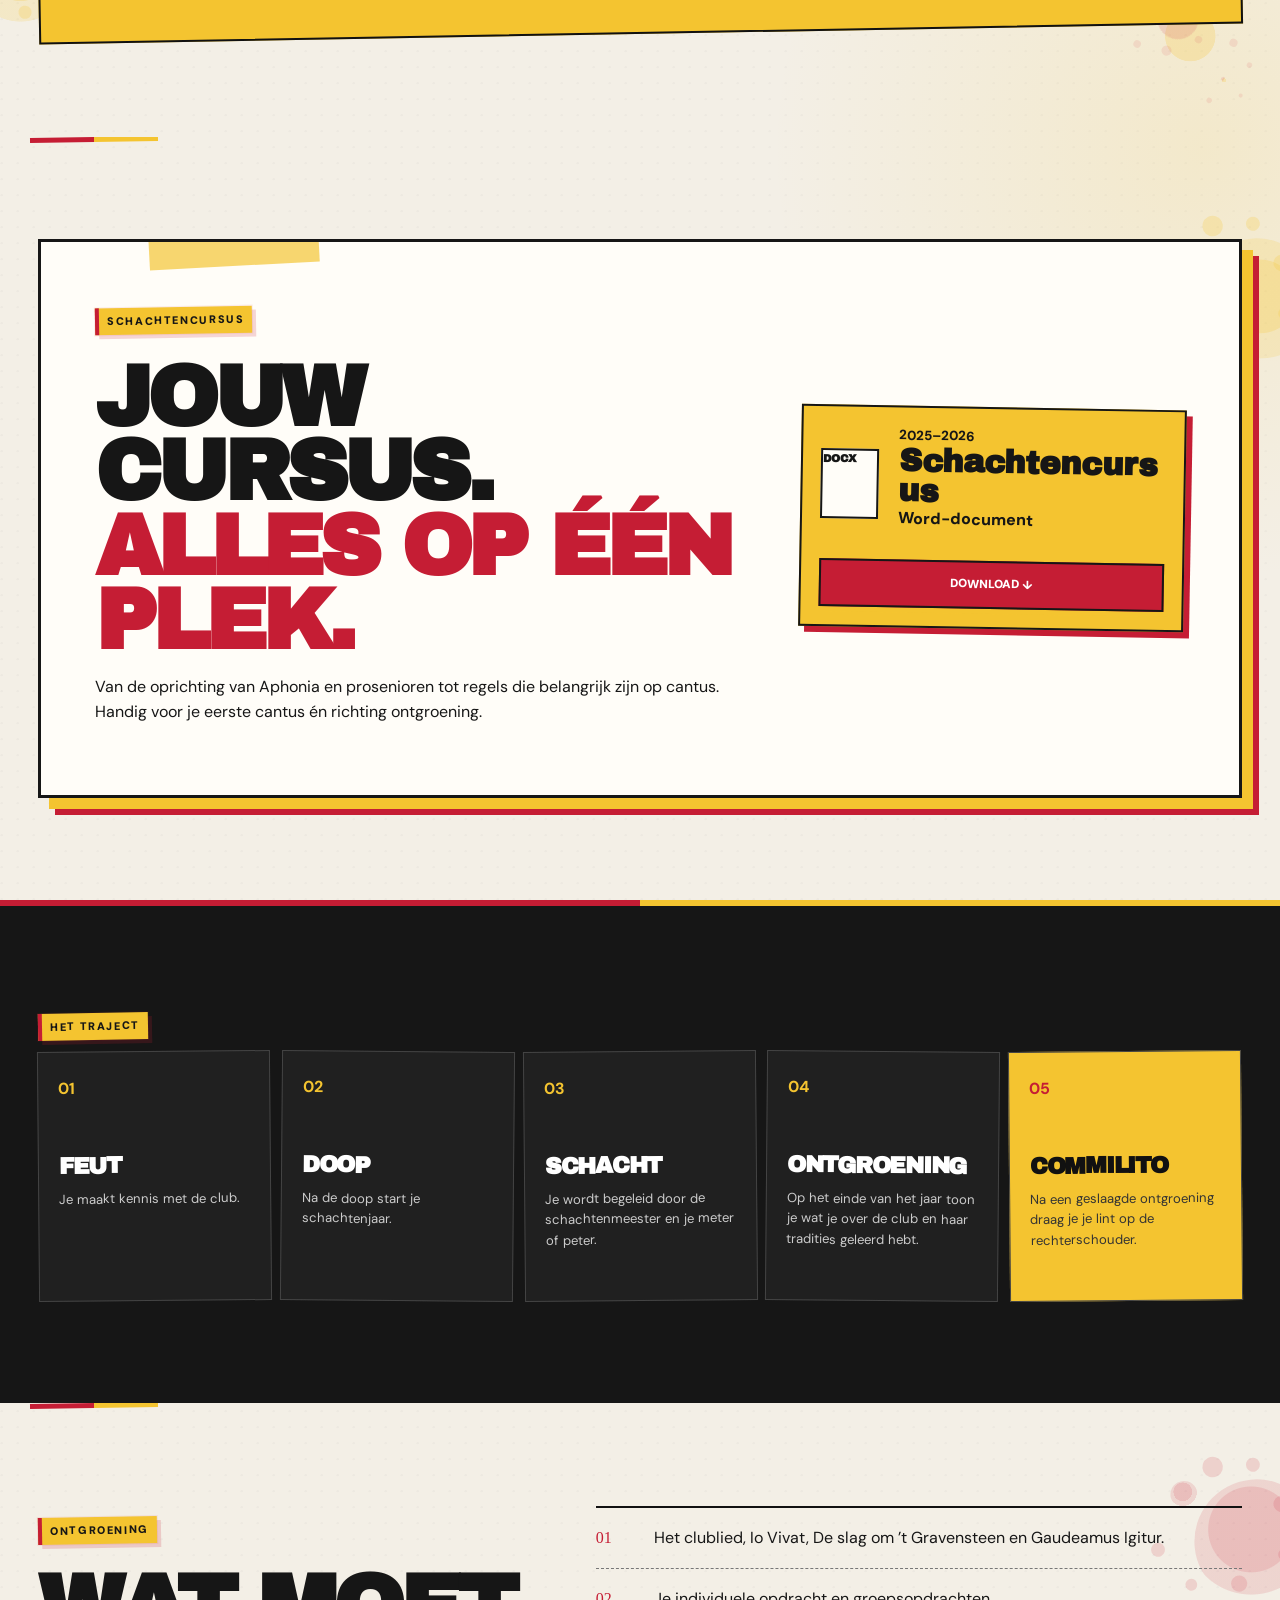
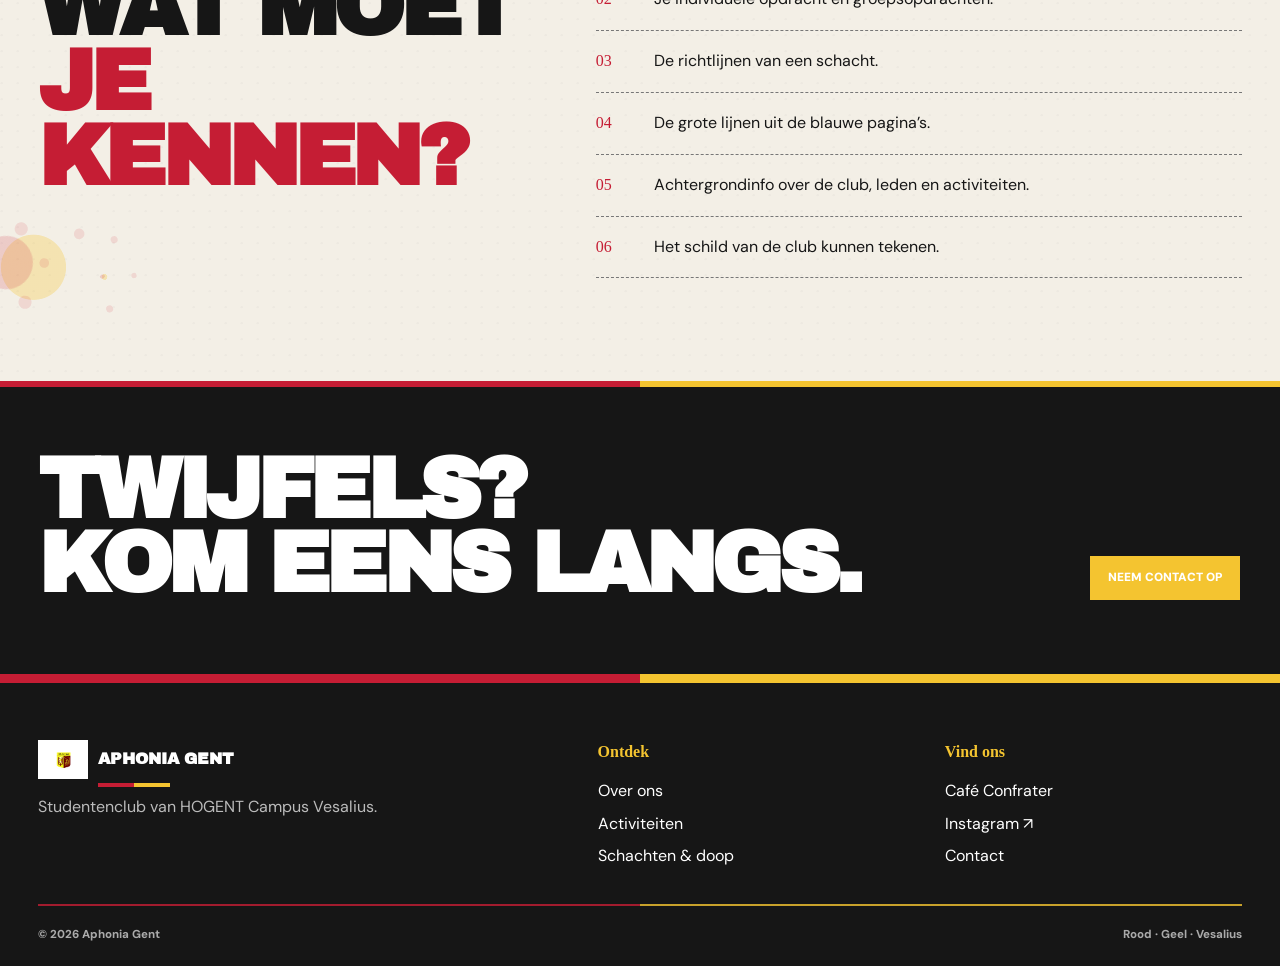
<file: schachten.html>
<!doctype html>
<html lang="nl">
<head>
  <meta charset="utf-8">
  <meta name="viewport" content="width=device-width,initial-scale=1">
  <meta name="theme-color" content="#b7122a">
  <meta name="description" content="Alles over schachten, doop en ontgroening bij Aphonia Gent.">
  <meta name="robots" content="index,follow">
  <title>Schachten & doop · Aphonia Gent</title>
  <link rel="preconnect" href="https://fonts.googleapis.com">
  <link rel="preconnect" href="https://fonts.gstatic.com" crossorigin>
  <link href="https://fonts.googleapis.com/css2?family=Archivo+Black&family=DM+Sans:wght@400;500;600;700;800&display=swap" rel="stylesheet">
  <link rel="stylesheet" href="assets/css/style.css">
  <script src="assets/js/content-loader.js" defer></script>
  <script src="assets/js/script.js" defer></script>
</head>
<body data-page="schachten">
<a class="skip-link" href="#main">Naar inhoud</a>
<header class="site-header">
  <div class="shell nav-shell">
    <a class="brand" href="index.html" aria-label="Aphonia Gent home">
      <img src="./assets/img/homepage/schild.png" alt="Schild Aphonia Gent" width="64" height="48">
      <span class="brand-copy"><strong>APHONIA</strong><small>GENT · HOGENT VESALIUS</small></span>
    </a>
    <button class="menu-toggle" type="button" aria-label="Menu openen" aria-expanded="false" aria-controls="main-nav"><span></span><span></span><span></span></button>
    <nav class="main-nav" id="main-nav" aria-label="Hoofdnavigatie">
      <a data-nav="home" href="index.html">Home</a>
      <a data-nav="over" href="over-ons.html">Over ons</a>
      <a data-nav="activiteiten" href="activiteiten.html">Activiteiten</a>
      <a data-nav="clubcafe" href="clubcafe.html">Clubcafé</a>
      <a data-nav="schachten" href="schachten.html">Schachten</a>
      <a data-nav="praesidium" href="praesidium.html">Praesidium</a>
      <a data-nav="contact" class="nav-cta" href="contact.html">Contact</a>
    </nav>
  </div>
</header>
<main id="main">
<section class="page-hero red-page"><div class="shell"><p class="eyebrow">SCHACHTEN & DOOP</p><h1>VAN FEUT<br><span>NAAR COMMILITO.</span></h1><p class="page-intro">Een jaar vol nieuwe mensen, tradities en herinneringen.</p></div></section>
<section class="section schachten-intro"><div class="shell"><div class="section-head"><div><p class="section-kicker">WAAROM APHONIA?</p><h2>JE STUDENTENTIJD<br><span>VOLUIT.</span></h2></div><p>Nieuwe vrienden maken, deelnemen aan activiteiten en je weg vinden op school: een schachtenjaar draait om veel meer dan alleen de doop.</p></div><div class="benefit-grid"><article>Nieuwe vrienden</article><article>Studentikoze prijzen in Confrater</article><article>Allerlei activiteiten</article><article>Het volledige studentenleven</article><article>Hulp bij studies & bijlessen</article><article>Een meter en/of peter</article></div><div class="welcome-box"><strong>Geen alcohol?</strong><p>Geen probleem. Bij ons draait het om sfeer en gezelligheid. Je hoeft niets te drinken om erbij te horen.</p></div></div></section>

<section class="section course-section">
  <div class="shell">
    <div class="course-strip">
      <div class="course-strip-copy">
        <p class="section-kicker">SCHACHTENCURSUS</p>
        <h2>JOUW CURSUS.<br><span>ALLES OP ÉÉN PLEK.</span></h2>
        <p>Van de oprichting van Aphonia en prosenioren tot regels die belangrijk zijn op cantus. Handig voor je eerste cantus én richting ontgroening.</p>
      </div>
      <div class="course-file" aria-label="Schachtencursus 2025–2026">
        <span class="course-file-icon" aria-hidden="true">DOCX</span>
        <div><small>2025–2026</small><strong>Schachtencursus</strong><span>Word-document</span></div>
        <a class="btn btn-red" href="https://aphonia.be/wp-content/uploads/2026/02/Schachtencursus-2025-2026.docx" download="Schachtencursus-2025-2026.docx">Download ↓</a>
      </div>
    </div>
  </div>
</section>

<section class="section dark-section"><div class="shell"><p class="section-kicker yellow">HET TRAJECT</p><div class="journey"><article><b>01</b><h2>FEUT</h2><p>Je maakt kennis met de club.</p></article><article><b>02</b><h2>DOOP</h2><p>Na de doop start je schachtenjaar.</p></article><article><b>03</b><h2>SCHACHT</h2><p>Je wordt begeleid door de schachtenmeester en je meter of peter.</p></article><article><b>04</b><h2>ONTGROENING</h2><p>Op het einde van het jaar toon je wat je over de club en haar tradities geleerd hebt.</p></article><article><b>05</b><h2>COMMILITO</h2><p>Na een geslaagde ontgroening draag je je lint op de rechterschouder.</p></article></div></div></section>
<section class="section"><div class="shell two-col"><div><p class="section-kicker">ONTGROENING</p><h2>WAT MOET<br><span>JE KENNEN?</span></h2></div><ol class="number-list"><li>Het clublied, Io Vivat, De slag om ’t Gravensteen en Gaudeamus Igitur.</li><li>Je individuele opdracht en groepsopdrachten.</li><li>De richtlijnen van een schacht.</li><li>De grote lijnen uit de blauwe pagina’s.</li><li>Achtergrondinfo over de club, leden en activiteiten.</li><li>Het schild van de club kunnen tekenen.</li></ol></div></section>
<section class="cta-panel"><div class="shell"><h2>TWIJFELS?<br>KOM EENS LANGS.</h2><a class="btn btn-yellow" href="contact.html">Neem contact op</a></div></section>
</main>
<footer class="site-footer">
  <div class="shell footer-grid">
    <div>
      <a class="footer-brand" href="index.html"><img src="./assets/img/homepage/schild.png" alt="" width="52" height="39"><strong>APHONIA GENT</strong></a>
      <p>Studentenclub van HOGENT Campus Vesalius.</p>
    </div>
    <div class="footer-links"><strong>Ontdek</strong><a href="over-ons.html">Over ons</a><a href="activiteiten.html">Activiteiten</a><a href="schachten.html">Schachten & doop</a></div>
    <div class="footer-links"><strong>Vind ons</strong><a href="clubcafe.html">Café Confrater</a><a href="https://www.instagram.com/studentenclubaphonia/" target="_blank" rel="noopener">Instagram ↗</a><a href="contact.html">Contact</a></div>
  </div>
  <div class="shell footer-bottom"><span>© <span id="year"></span> Aphonia Gent</span><span>Rood · Geel · Vesalius</span></div>
</footer>
</body>
</html>
</file>
<file: assets/css/style.css>
@import url('https://fonts.googleapis.com/css2?family=Archivo+Black&family=DM+Sans:wght@400;500;600;700;800;900&family=Permanent+Marker&display=swap');

:root {
  --red: #c51d34;
  --red-dark: #8f1122;
  --yellow: #f4c430;
  --ink: #161616;
  --paper: #f3efe6;
  --paper-2: #fffdf8;
  --muted: #68635c;
  --line: #222;
  --display: 'Archivo Black', sans-serif;
  --body: 'DM Sans', sans-serif;
  --marker: 'Permanent Marker', cursive;
  --max: 1220px;
}

* {
  box-sizing: border-box
}

html {
  scroll-behavior: smooth
}

body {
  margin: 0;
  color: var(--ink);
  font-family: var(--body);
  line-height: 1.55;
  background:
    radial-gradient(circle at 10% 20%, rgba(0, 0, 0, .025) 0 1px, transparent 1.4px) 0 0/16px 16px,
    linear-gradient(var(--paper), var(--paper));
}

img {
  display: block;
  max-width: 100%
}

a {
  color: inherit;
  text-decoration: none
}

button {
  font: inherit
}

.shell {
  width: min(var(--max), calc(100% - 38px));
  margin-inline: auto
}

.skip-link {
  position: fixed;
  left: 14px;
  top: -80px;
  background: #fff;
  padding: 10px 14px;
  z-index: 9999;
  border: 2px solid #111
}

.skip-link:focus {
  top: 14px
}

/* header */
.site-header {
  position: sticky;
  top: 0;
  z-index: 100;
  background: rgba(255, 253, 248, .94);
  backdrop-filter: blur(18px) saturate(1.2);
  -webkit-backdrop-filter: blur(18px) saturate(1.2);
  border-bottom: 2px solid rgba(197, 29, 52, .26);
  box-shadow: 0 7px 22px rgba(22, 22, 22, .06)
}

.nav-shell {
  min-height: 82px;
  display: flex;
  align-items: center;
  justify-content: space-between;
  gap: 28px
}

.brand {
  display: flex;
  align-items: center;
  gap: 12px;
  position: relative
}

.brand:after {
  content: "";
  position: absolute;
  left: 7px;
  top: -5px;
  width: 48px;
  height: 14px;
  background: rgba(244, 196, 48, .9);
  transform: rotate(-5deg);
  z-index: -1
}

.brand:before {
  content: "";
  position: absolute;
  left: 48px;
  bottom: -7px;
  width: 54px;
  height: 5px;
  background: var(--red);
  transform: rotate(-2deg);
  z-index: -1
}

.brand img {
  width: 58px;
  height: 48px;
  object-fit: contain
}

.brand-copy {
  display: grid;
  line-height: 1
}

.brand-copy strong {
  font-family: var(--display);
  font-size: 1.12rem;
  letter-spacing: -.03em
}

.brand-copy small {
  font-size: .57rem;
  font-weight: 900;
  letter-spacing: .1em;
  margin-top: 5px
}

.main-nav {
  display: flex;
  align-items: center;
  gap: 20px
}

.main-nav a {
  position: relative;
  font-size: .74rem;
  font-weight: 900;
  text-transform: uppercase;
  letter-spacing: .05em;
  padding: 9px 2px
}

.main-nav a:not(.nav-cta):after {
  content: "";
  position: absolute;
  left: 0;
  right: 100%;
  bottom: 4px;
  height: 4px;
  background: var(--red);
  transform: rotate(-1deg);
  transition: .18s
}

.main-nav a:hover:after,
.main-nav a[aria-current=page]:after {
  right: 0
}

.main-nav .nav-cta {
  background: var(--ink);
  color: #fff;
  padding: 10px 15px;
  transform: rotate(1deg);
  box-shadow: 4px 4px 0 var(--red)
}

.menu-toggle {
  display: none;
  background: none;
  border: 0;
  padding: 8px
}

.menu-toggle span {
  display: block;
  width: 28px;
  height: 3px;
  background: #111;
  margin: 5px 0
}

/* typography */
.eyebrow,
.section-kicker {
  font-size: .68rem;
  font-weight: 900;
  letter-spacing: .15em;
  text-transform: uppercase
}

.section-kicker {
  display: inline-block;
  background: var(--yellow);
  padding: 5px 8px;
  transform: rotate(-1deg);
  box-shadow: 3px 3px 0 rgba(197, 29, 52, .18)
}

p {
  overflow-wrap: break-word
}

h1,
h2,
h3 {
  overflow-wrap: normal;
  word-break: normal;
  hyphens: none
}

.hero h1,
.page-hero h1,
.section h2,
.feature-dark h2,
.cta-panel h2 {
  font-family: var(--display);
  text-transform: uppercase;
  letter-spacing: -.055em
}

.hero h1,
.page-hero h1 {
  font-size: clamp(4.8rem, 10vw, 9.5rem);
  line-height: .82;
  margin: 24px 0 28px;
  text-wrap: balance
}

.home-hero h1 {
  white-space: nowrap
}

.hero h1 span,
.page-hero h1 span,
.section h2 span,
.feature-dark h2 span,
.cta-panel h2 span {
  color: var(--red)
}

.section h2,
.feature-dark h2,
.cta-panel h2 {
  font-size: clamp(3rem, 6.7vw, 6.4rem);
  line-height: .87;
  margin: 16px 0
}

.text-link {
  display: inline-block;
  font-weight: 900;
  text-transform: uppercase;
  font-size: .78rem;
  border-bottom: 3px solid var(--red);
  padding-bottom: 4px
}

.text-link:hover {
  transform: rotate(-1deg)
}

/* hero */
.home-hero {
  position: relative;
  overflow: hidden;
  padding: 88px 0 92px;
  background: transparent
}

.home-hero:before {
  content: "";
  position: absolute;
  right: -5%;
  top: 12%;
  width: 42vw;
  height: 68%;
  background: linear-gradient(135deg, rgba(244, 196, 48, .42), rgba(244, 196, 48, .16));
  transform: rotate(5deg);
  z-index: -1
}

.home-hero:after {
  content: "";
  position: absolute;
  left: 3%;
  bottom: 14px;
  width: 170px;
  height: 18px;
  background: var(--red);
  transform: rotate(-3deg);
  opacity: .85
}

.hero-grid {
  display: grid;
  grid-template-columns: 1.02fr .98fr;
  gap: 54px;
  align-items: center
}

.hero-copy {
  position: relative
}

.eyebrow {
  color: var(--red);
  font-weight: 900
}

.hero-lead {
  font-size: clamp(1.25rem, 2.3vw, 2rem);
  font-weight: 800;
  max-width: 690px;
  line-height: 1.25
}

.hero-text {
  max-width: 680px;
  color: #4f4a44;
  font-size: 1.02rem
}

.scribble {
  font-family: var(--marker);
  font-size: 1.15rem;
  color: var(--red);
  transform: rotate(-2deg);
  margin: 20px 0 0 8px
}

.stamp {
  display: inline-block;
  border: 3px solid var(--red);
  color: var(--red);
  font-family: var(--display);
  font-size: .7rem;
  letter-spacing: .14em;
  padding: 6px 9px;
  text-transform: uppercase;
  transform: rotate(-7deg);
  opacity: .85
}

.stamp-vesalius {
  position: absolute;
  right: 5%;
  top: -20px
}

.actions {
  display: flex;
  gap: 12px;
  flex-wrap: wrap;
  margin-top: 30px
}

.btn {
  display: inline-flex;
  align-items: center;
  justify-content: center;
  min-height: 48px;
  padding: 12px 18px;
  border: 2px solid var(--ink);
  font-weight: 900;
  text-transform: uppercase;
  font-size: .74rem;
  transition: .15s
}

.btn:hover {
  transform: translate(-2px, -2px) rotate(-1deg)
}

.btn-red {
  background: var(--red);
  color: #fff;
  box-shadow: 5px 5px 0 var(--ink)
}

.btn-paper {
  background: var(--paper-2);
  box-shadow: 5px 5px 0 var(--yellow)
}

.btn-yellow {
  background: var(--yellow);
  box-shadow: 4px 4px 0 var(--ink)
}

.btn-dark {
  background: var(--ink);
  color: #fff;
  box-shadow: 4px 4px 0 var(--red)
}

.btn-outline-dark {
  background: transparent;
  box-shadow: 4px 4px 0 var(--red)
}

.btn-outline-light {
  background: #fff;
  color: #111;
  box-shadow: 4px 4px 0 var(--yellow)
}

.hero-collage {
  position: relative;
  min-height: 565px
}

.polaroid {
  position: absolute;
  margin: 0;
  background: #fff;
  padding: 13px 13px 50px;
  box-shadow: 0 18px 36px rgba(0, 0, 0, .18);
  border: 1px solid #d7d1c5
}

.polaroid img {
  width: 100%;
  height: 100%;
  object-fit: cover;
  filter: saturate(.9) contrast(1.04)
}

.polaroid figcaption {
  position: absolute;
  left: 18px;
  bottom: 14px;
  font-family: var(--marker);
  font-size: .9rem
}

.polaroid-one {
  width: 58%;
  height: 360px;
  left: 2%;
  top: 60px;
  transform: rotate(-7deg)
}

.polaroid-two {
  width: 48%;
  height: 315px;
  right: 0;
  top: 8px;
  transform: rotate(7deg)
}

.tape {
  position: absolute;
  width: 90px;
  height: 24px;
  background: rgba(244, 196, 48, .72);
  z-index: 8;
  box-shadow: 0 1px 1px rgba(0, 0, 0, .08)
}

.tape-a {
  left: 13%;
  top: 48px;
  transform: rotate(-14deg)
}

.tape-b {
  right: 9%;
  top: 9px;
  transform: rotate(11deg)
}

.round-stamp {
  position: absolute;
  right: 8%;
  bottom: 74px;
  width: 112px;
  height: 112px;
  border: 4px double var(--red);
  border-radius: 50%;
  display: grid;
  place-items: center;
  text-align: center;
  font-family: var(--display);
  font-size: .83rem;
  line-height: 1.1;
  color: var(--red);
  transform: rotate(12deg);
  background: rgba(243, 239, 230, .82)
}

.hero-shield {
  position: absolute;
  left: 28%;
  bottom: 0;
  width: 178px;
  background: var(--paper-2);
  padding: 12px 12px 8px;
  border: 2px solid var(--ink);
  transform: rotate(3deg);
  box-shadow: 6px 7px 0 var(--red);
  z-index: 9
}

.hero-shield img {
  height: 98px;
  width: 100%;
  object-fit: contain
}

.hero-shield span {
  display: block;
  text-align: center;
  font-size: .59rem;
  font-weight: 900;
  letter-spacing: .09em;
  margin-top: 4px
}

.ticker {
  overflow: hidden;
  background: var(--ink);
  color: var(--yellow);
  border-block: 2px solid var(--ink);
  font-family: var(--marker);
  font-size: 1rem;
  white-space: nowrap
}

.ticker div {
  width: max-content;
  padding: 12px 0;
  animation: ticker 22s linear infinite
}

@keyframes ticker {
  to {
    transform: translateX(-50%)
  }
}

/* shared sections */
.section {
  padding: 100px 0
}

.paper-section {
  background: var(--paper)
}

.section-head {
  display: grid;
  grid-template-columns: 1.1fr .7fr;
  gap: 60px;
  align-items: end;
  margin-bottom: 44px
}

.section-head.compact {
  margin-bottom: 30px
}

.section-head>p {
  font-size: 1.08rem;
  max-width: 560px
}

.study-grid {
  display: grid;
  grid-template-columns: repeat(5, 1fr);
  gap: 12px
}

.study-grid article {
  min-height: 165px;
  background: var(--paper-2);
  border: 2px solid var(--ink);
  padding: 20px;
  font-family: var(--display);
  font-size: 1rem;
  text-transform: uppercase;
  display: flex;
  align-items: flex-end;
  position: relative;
  box-shadow: 5px 5px 0 rgba(0, 0, 0, .10)
}

.study-grid article:nth-child(odd) {
  transform: rotate(-1deg)
}

.study-grid article:nth-child(even) {
  transform: rotate(1deg)
}

.study-grid article:before {
  content: "";
  position: absolute;
  top: 13px;
  left: 14px;
  width: 28px;
  height: 6px;
  background: var(--red)
}

.study-grid article:nth-child(2n):before {
  background: var(--yellow)
}

.center-cta {
  text-align: center;
  margin-top: 34px
}

.feature-dark {
  background: var(--ink);
  color: #fff;
  padding: 100px 0;
  position: relative;
  overflow: hidden
}

.feature-dark:after {
  content: "WOENSDAG";
  position: absolute;
  right: -35px;
  bottom: -22px;
  font-family: var(--display);
  font-size: 9rem;
  color: rgba(255, 255, 255, .035);
  transform: rotate(-5deg)
}

.feature-grid {
  display: grid;
  grid-template-columns: 1fr .8fr;
  gap: 70px;
  align-items: center
}

.feature-dark p {
  max-width: 620px;
  color: #ddd
}

.section-kicker.yellow {
  background: var(--yellow);
  color: #111
}

.big-day {
  border: 2px solid #fff;
  padding: 30px;
  background: #1d1d1d;
  transform: rotate(2deg);
  text-align: center;
  box-shadow: 10px 10px 0 var(--red)
}

.big-day span {
  font-family: var(--display);
  font-size: clamp(7rem, 14vw, 13rem);
  line-height: .8;
  color: var(--yellow);
  display: block
}

.big-day strong {
  font-family: var(--marker);
  font-size: 1.5rem
}

.activities-tease {
  position: relative
}

.home-events {
  display: grid;
  grid-template-columns: repeat(3, 1fr);
  gap: 22px;
  margin-bottom: 32px
}

.home-events article {
  position: relative;
  min-height: 220px;
  background: #fff;
  border: 1px solid #d8d1c5;
  padding: 25px;
  box-shadow: 0 13px 30px rgba(0, 0, 0, .09);
  display: flex;
  flex-direction: column;
  justify-content: space-between
}

.home-events article:nth-child(1) {
  transform: rotate(-1.5deg)
}

.home-events article:nth-child(2) {
  transform: rotate(1.2deg)
}

.home-events article:nth-child(3) {
  transform: rotate(-.8deg)
}

.home-events article:before {
  content: "";
  position: absolute;
  top: -9px;
  left: 38%;
  width: 82px;
  height: 22px;
  background: rgba(244, 196, 48, .65);
  transform: rotate(-3deg)
}

.home-events article:nth-child(2):before {
  background: rgba(197, 29, 52, .26);
  transform: rotate(5deg)
}

.home-events h3 {
  font-family: var(--display);
  font-size: 1.55rem;
  line-height: 1.05;
  text-transform: uppercase;
  margin: 40px 0 0
}

.mini-stamp {
  align-self: flex-start;
  border: 2px solid var(--red);
  color: var(--red);
  padding: 5px 8px;
  font-size: .62rem;
  font-weight: 900;
  letter-spacing: .12em;
  transform: rotate(-4deg)
}

.croque-note {
  max-width: 650px;
  margin: 12px 0 30px auto;
  display: flex;
  gap: 14px;
  align-items: flex-start;
  background: var(--yellow);
  padding: 16px 20px;
  transform: rotate(1deg);
  box-shadow: 4px 5px 0 var(--ink)
}

.croque-note span {
  font-family: var(--marker);
  font-size: 1.5rem
}

.croque-note p {
  margin: 3px 0 0;
  font-weight: 800
}

.join-band {
  background: #fffdf8;
  border-block: 1px solid #d8d1c5
}

.join-grid {
  display: grid;
  grid-template-columns: 1fr 1fr;
  gap: 70px;
  align-items: center
}

.join-grid p {
  font-size: 1.15rem;
  max-width: 560px
}

/* page headers: paper, not fast-food colour blocks */
.page-hero {
  position: relative;
  overflow: hidden;
  padding: 92px 0 78px;
  background: var(--paper-2);
  border-bottom: 1px solid #d8d1c5
}

.page-hero:after {
  content: "";
  position: absolute;
  right: 7%;
  top: 22%;
  width: 190px;
  height: 42px;
  background: var(--yellow);
  transform: rotate(6deg);
  opacity: .55;
  z-index: 0
}

.page-hero .shell {
  position: relative;
  z-index: 1
}

.page-hero h1 {
  max-width: 1100px
}

.page-hero h1 span {
  color: var(--red)
}

.page-intro {
  max-width: 760px;
  font-size: 1.2rem;
  color: #514d47
}

.yellow-page,
.red-page,
.dark-page {
  background: var(--paper-2);
  color: var(--ink)
}

.yellow-page:before,
.red-page:before,
.dark-page:before {
  content: "";
  position: absolute;
  left: -2%;
  bottom: -35px;
  width: 320px;
  height: 100px;
  transform: rotate(-5deg);
  opacity: .18
}

.yellow-page:before {
  background: var(--yellow)
}

.red-page:before {
  background: var(--red)
}

.dark-page:before {
  background: var(--ink)
}

.dark-page h1 span,
.yellow-page h1 span,
.red-page h1 span {
  color: var(--red)
}

.dark,
.dark-copy {
  color: var(--ink)
}

/* content layouts */
.two-col {
  display: grid;
  grid-template-columns: .85fr 1.15fr;
  gap: 80px;
  align-items: start
}

.prose {
  font-size: 1.08rem
}

.definition-card {
  margin-top: 35px;
  background: var(--red);
  color: #fff;
  padding: 25px;
  display: flex;
  justify-content: space-between;
  align-items: end;
  transform: rotate(-1deg);
  box-shadow: 7px 7px 0 var(--yellow)
}

.definition-card span {
  font-family: var(--display);
  font-size: 2.1rem
}

.split-bg {
  background: linear-gradient(90deg, rgba(244, 196, 48, .2) 0 46%, transparent 46%)
}

.identity-layout {
  display: grid;
  grid-template-columns: 1fr 1fr;
  gap: 80px;
  align-items: center
}

.shield-panel {
  min-height: 520px;
  display: grid;
  place-items: center;
  position: relative
}

.shield-panel:after {
  content: "ONS SCHILD";
  position: absolute;
  bottom: 16%;
  right: 8%;
  font-family: var(--marker);
  color: var(--red);
  transform: rotate(-8deg)
}

.shield-panel img {
  width: min(420px, 90%)
}

.symbol-list {
  border-top: 2px solid #111
}

.symbol-list div {
  padding: 18px 0;
  border-bottom: 2px solid #111;
  display: grid;
  grid-template-columns: 150px 1fr;
  gap: 20px
}

.photo-row {
  display: grid;
  grid-template-columns: repeat(3, 1fr);
  gap: 24px
}

.photo-row img {
  width: 100%;
  aspect-ratio: 1/1;
  object-fit: cover;
  background: #fff;
  padding: 10px 10px 34px;
  box-shadow: 0 10px 22px rgba(0, 0, 0, .12)
}

.photo-row img:nth-child(1) {
  transform: rotate(-3deg)
}

.photo-row img:nth-child(2) {
  transform: rotate(2deg)
}

.photo-row img:nth-child(3) {
  transform: rotate(-1deg)
}

.cta-panel {
  padding: 72px 0;
  background: var(--ink);
  color: #fff
}

.cta-panel .shell {
  display: flex;
  justify-content: space-between;
  align-items: end;
  gap: 30px
}

.cta-panel h2 {
  margin: 0
}

.filters {
  display: flex;
  gap: 8px;
  flex-wrap: wrap;
  margin-bottom: 30px
}

.filter {
  border: 2px solid #111;
  background: #fff;
  padding: 9px 14px;
  font-weight: 900;
  text-transform: uppercase;
  font-size: .72rem;
  cursor: pointer;
  box-shadow: 3px 3px 0 var(--yellow)
}

.filter.active,
.filter:hover {
  background: #111;
  color: #fff;
  box-shadow: 3px 3px 0 var(--red)
}

.activity-list {
  border-top: 2px solid #111
}

.activity-list article {
  display: grid;
  grid-template-columns: 120px 1fr auto;
  align-items: center;
  gap: 24px;
  padding: 22px 8px;
  border-bottom: 1px dashed #777;
  transition: .15s
}

.activity-list article:hover {
  background: rgba(244, 196, 48, .27);
  padding-left: 18px
}

.activity-list article.hidden {
  display: none
}

.activity-list time {
  font-family: var(--display);
  font-size: 1.18rem
}

.activity-list h2 {
  font-size: clamp(1.4rem, 3vw, 2.8rem);
  margin: 0
}

.activity-list span {
  text-transform: uppercase;
  font-size: .68rem;
  font-weight: 900;
  border: 2px solid var(--red);
  color: var(--red);
  padding: 5px 8px;
  transform: rotate(-2deg)
}

.notice {
  margin-top: 35px;
  background: #fff;
  border-left: 8px solid var(--yellow);
  padding: 24px;
  max-width: 900px;
  box-shadow: 0 8px 20px rgba(0, 0, 0, .07)
}

.notice b {
  font-family: var(--marker);
  font-size: 1.25rem
}

.cafe-grid {
  display: grid;
  grid-template-columns: 1fr .85fr;
  gap: 70px
}

.lead-copy {
  font-size: 1.25rem;
  font-weight: 700
}

.price-stack {
  display: grid;
  gap: 18px
}

.price-stack>div {
  padding: 30px;
  background: #fff;
  border: 2px solid #111;
  box-shadow: 7px 7px 0 var(--red);
  transform: rotate(-1deg)
}

.price-stack>div:last-child {
  background: var(--yellow);
  transform: rotate(1deg);
  box-shadow: 7px 7px 0 var(--ink)
}

.price-stack span {
  font-size: .68rem;
  font-weight: 900
}

.price-stack strong {
  font-family: var(--display);
  font-size: 5rem;
  display: block;
  line-height: 1;
  color: var(--red)
}

.two-person {
  display: grid;
  grid-template-columns: 1fr 1fr;
  gap: 22px
}

.two-person article {
  background: #fff;
  padding: 18px;
  border: 1px solid #d7d1c5;
  box-shadow: 0 10px 24px rgba(0, 0, 0, .09)
}

.two-person article:nth-child(1) {
  transform: rotate(-1deg)
}

.two-person article:nth-child(2) {
  transform: rotate(1deg)
}

.avatar-letter {
  height: 230px;
  background: var(--ink);
  color: var(--yellow);
  display: grid;
  place-items: center;
  font-family: var(--marker);
  font-size: 5rem;
  margin-bottom: 20px
}

.two-person span,
.person-card>span {
  font-size: .68rem;
  font-weight: 900;
  color: var(--red);
  letter-spacing: .1em
}

.two-person h3 {
  font-family: var(--display);
  font-size: 1.7rem;
  margin: 5px 0
}

.benefit-grid {
  display: grid;
  grid-template-columns: repeat(3, 1fr);
  gap: 14px
}

.benefit-grid article {
  min-height: 150px;
  padding: 22px;
  font-family: var(--display);
  font-size: 1.12rem;
  text-transform: uppercase;
  background: #fff;
  border: 2px solid #111;
  box-shadow: 4px 4px 0 rgba(0, 0, 0, .12)
}

.benefit-grid article:nth-child(odd) {
  transform: rotate(-.7deg)
}

.benefit-grid article:nth-child(even) {
  transform: rotate(.7deg)
}

.welcome-box {
  margin-top: 30px;
  background: var(--yellow);
  border: 2px solid #111;
  padding: 22px;
  max-width: 760px;
  transform: rotate(-1deg)
}

.welcome-box strong {
  font-family: var(--marker);
  font-size: 1.25rem
}

.dark-section {
  padding: 100px 0;
  background: var(--ink);
  color: #fff
}

.journey {
  display: grid;
  grid-template-columns: repeat(5, 1fr);
  gap: 10px
}

.journey article {
  padding: 24px 20px;
  min-height: 250px;
  background: #202020;
  border: 1px solid #444
}

.journey article:nth-child(odd) {
  transform: rotate(-.5deg)
}

.journey article:nth-child(even) {
  transform: rotate(.5deg)
}

.journey article:last-child {
  background: var(--yellow);
  color: #111
}

.journey b {
  color: var(--yellow)
}

.journey article:last-child b {
  color: var(--red)
}

.journey h2 {
  font-size: 1.45rem;
  margin: 55px 0 8px
}

.journey p {
  font-size: .82rem;
  color: #ccc
}

.journey article:last-child p {
  color: #333
}

.number-list {
  list-style: none;
  counter-reset: item;
  margin: 0;
  padding: 0;
  border-top: 2px solid #111
}

.number-list li {
  counter-increment: item;
  padding: 18px 0;
  border-bottom: 1px dashed #777;
  display: grid;
  grid-template-columns: 48px 1fr;
  gap: 10px
}

.number-list li:before {
  content: counter(item, decimal-leading-zero);
  font-family: var(--marker);
  color: var(--red)
}

.people-grid {
  display: grid;
  grid-template-columns: repeat(3, 1fr);
  gap: 24px
}

.person-card {
  background: #fff;
  padding: 12px 12px 20px;
  box-shadow: 0 12px 26px rgba(0, 0, 0, .11);
  border: 1px solid #d7d1c5
}

.person-card:nth-child(3n+1) {
  transform: rotate(-1.1deg)
}

.person-card:nth-child(3n+2) {
  transform: rotate(.8deg)
}

.person-card:nth-child(3n) {
  transform: rotate(-.4deg)
}

.person-photo {
  height: 280px;
  margin-bottom: 18px
}

.person-photo.letter {
  display: grid;
  place-items: center;
  background: var(--ink);
  color: var(--yellow);
  font-family: var(--marker);
  font-size: 4rem
}

.person-card>span,
.person-card h2,
.person-card p,
.person-card small {
  margin-left: 8px;
  margin-right: 8px
}

.person-card h2 {
  font-size: 1.45rem;
  margin-top: 5px;
  margin-bottom: 3px
}

.person-card p {
  margin-top: 0
}

.person-card small {
  display: block;
  color: var(--muted)
}

.data-note {
  margin-top: 24px;
  color: var(--muted);
  font-size: .78rem
}

.contact-grid {
  display: grid;
  grid-template-columns: 1fr 1fr;
  gap: 22px
}

.contact-card {
  min-height: 350px;
  background: #fff;
  padding: 30px;
  display: flex;
  flex-direction: column;
  justify-content: flex-end;
  border: 2px solid #111;
  box-shadow: 7px 7px 0 var(--red);
  transform: rotate(-.6deg)
}

.contact-card.yellow-card {
  background: var(--yellow);
  transform: rotate(.8deg);
  box-shadow: 7px 7px 0 var(--ink)
}

.contact-card span {
  font-size: .7rem;
  font-weight: 900;
  color: var(--red)
}

.contact-card h2 {
  font-size: clamp(2rem, 4vw, 4rem);
  margin: 12px 0
}

.contact-card b {
  margin-top: 25px
}

.red-section {
  background: var(--paper);
  color: var(--ink)
}

.light {
  color: var(--red)
}

.light-prose {
  color: var(--ink)
}

/* footer */
.site-footer {
  background: var(--ink);
  color: #fff;
  border-top: 8px solid var(--red);
  padding: 58px 0 22px;
  position: relative
}

.site-footer:before {
  content: "";
  position: absolute;
  top: -8px;
  left: 35%;
  width: 150px;
  height: 8px;
  background: var(--yellow)
}

.footer-grid {
  display: grid;
  grid-template-columns: 1.2fr .7fr .7fr;
  gap: 50px
}

.footer-brand {
  display: flex;
  align-items: center;
  gap: 10px;
  font-family: var(--display)
}

.footer-brand img {
  width: 50px;
  background: #fff;
  padding: 3px
}

.footer-grid p {
  max-width: 360px;
  color: #bbb
}

.footer-links {
  display: flex;
  flex-direction: column;
  gap: 8px
}

.footer-links strong {
  font-family: var(--marker);
  color: var(--yellow);
  margin-bottom: 6px
}

.footer-links a:hover {
  color: var(--yellow)
}

.footer-bottom {
  display: flex;
  justify-content: space-between;
  border-top: 1px solid #444;
  padding-top: 18px;
  margin-top: 35px;
  font-size: .72rem;
  font-weight: 800;
  color: #aaa
}

@media(max-width:980px) {

  .menu-toggle {
    display: block;
    position: relative;
    z-index: 104;
  }

  .main-nav {
    position: fixed;
    inset: 0;

    min-height: 100dvh;

    background: rgba(255, 253, 248, .985);
    color: #111;

    padding:
      calc(105px + env(safe-area-inset-top))
      24px
      calc(32px + env(safe-area-inset-bottom));

    display: flex;
    flex-direction: column;
    justify-content: center;
    align-items: stretch;

    gap: 4px;

    transform: translateX(100%);
    transition: transform .25s ease;

    overflow-y: auto;

    backdrop-filter: blur(40px) saturate(1.6);
    -webkit-backdrop-filter: blur(40px) saturate(1.6);

    border: 0;
    box-shadow: none;

    isolation: isolate;
  }

  .main-nav.open {
    transform: translateX(0);
  }

  .main-nav a {
    font-family: var(--display);

    font-size: clamp(1.15rem, 4.5vw, 1.5rem);

    line-height: 1.05;

    padding: 11px 4px;

    border-bottom: 1px solid rgba(22, 22, 22, .12);

    white-space: nowrap;
  }

  .main-nav a[aria-current="page"] {
    color: var(--red);
  }

  .main-nav .nav-cta {
    color: #fff;

    text-align: center;

    margin-top: 14px;
    padding: 14px 16px;

    border: 2px solid #111;

    background: var(--red);

    box-shadow: 6px 6px 0 var(--yellow);
  }

  .main-nav::before,
  .main-nav::after {
    content: "";
    position: absolute;
    z-index: -1;
    pointer-events: none;
  }

  .main-nav::before {
    width: 230px;
    height: 230px;

    right: -80px;
    top: 90px;

    border-radius: 50%;

    background: rgba(244, 196, 48, .28);
  }

  .main-nav::after {
    width: 240px;
    height: 80px;

    left: -50px;
    bottom: 70px;

    background: rgba(197, 29, 52, .14);

    transform: rotate(-7deg);
  }

  body.menu-open {
    overflow: hidden;
  }


  body.menu-open {
    overflow: hidden
  }

  .menu-toggle[aria-expanded=true] span:nth-child(1) {
    transform: translateY(8px) rotate(45deg)
  }

  .menu-toggle[aria-expanded=true] span:nth-child(2) {
    opacity: 0
  }

  .menu-toggle[aria-expanded=true] span:nth-child(3) {
    transform: translateY(-8px) rotate(-45deg)
  }

  .menu-toggle span {
    transition: transform .2s ease, opacity .2s ease
  }

  .hero-grid,
  .section-head,
  .feature-grid,
  .join-grid,
  .two-col,
  .identity-layout,
  .cafe-grid {
    grid-template-columns: 1fr
  }

  .hero-collage {
    min-height: 520px
  }

  .study-grid {
    grid-template-columns: 1fr 1fr
  }

  .study-grid article:last-child {
    grid-column: 1/-1
  }

  .split-bg {
    background: linear-gradient(180deg, rgba(244, 196, 48, .18) 0 42%, transparent 42%)
  }

  .shield-panel {
    min-height: 420px
  }

  .journey {
    grid-template-columns: 1fr 1fr
  }

  .people-grid {
    grid-template-columns: repeat(2, 1fr)
  }

  .benefit-grid {
    grid-template-columns: 1fr 1fr
  }

  .footer-grid {
    grid-template-columns: 1fr 1fr
  }

  .footer-grid>div:first-child {
    grid-column: 1/-1
  }
}

@media(max-width:640px) {
  .shell {
    width: min(var(--max), calc(100% - 24px))
  }

  .brand-copy small {
    display: none
  }

  .brand img {
    width: 50px
  }

  .home-hero {
    padding: 58px 0 70px
  }

  .hero h1,
  .page-hero h1 {
    font-size: clamp(3.45rem, 17vw, 5.7rem);
    line-height: .88;
    letter-spacing: -.06em
  }

  .home-hero h1 {
    font-size: clamp(3.55rem, 18vw, 5.7rem);
    white-space: nowrap
  }

  .page-hero h1 {
    white-space: normal;
    text-wrap: balance
  }

  .hero-collage {
    min-height: 430px;
    margin-top: 10px
  }

  .polaroid-one {
    width: 62%;
    height: 280px;
    left: 0;
    top: 78px
  }

  .polaroid-two {
    width: 55%;
    height: 250px;
    right: 0;
    top: 4px
  }

  .hero-shield {
    width: 140px;
    left: 23%;
    bottom: 0
  }

  .round-stamp {
    width: 88px;
    height: 88px;
    right: 3%;
    bottom: 28px;
    font-size: .66rem
  }

  .stamp-vesalius {
    right: 0;
    top: -28px
  }

  .section,
  .dark-section,
  .feature-dark {
    padding: 76px 0
  }

  .section h2,
  .feature-dark h2,
  .cta-panel h2 {
    font-size: clamp(3rem, 15vw, 4.8rem)
  }

  .study-grid,
  .home-events,
  .photo-row,
  .two-person,
  .benefit-grid,
  .people-grid,
  .contact-grid,
  .footer-grid {
    grid-template-columns: 1fr
  }

  .study-grid article:last-child {
    grid-column: auto
  }

  .home-events article {
    min-height: 180px
  }

  .page-hero {
    padding: 68px 0 58px
  }

  .activity-list article {
    grid-template-columns: 78px 1fr;
    gap: 10px
  }

  .activity-list article span {
    grid-column: 2
  }

  .price-stack strong {
    font-size: 4rem
  }

  .journey {
    grid-template-columns: 1fr
  }

  .symbol-list div {
    grid-template-columns: 1fr;
    gap: 4px
  }

  .cta-panel .shell {
    align-items: flex-start;
    flex-direction: column
  }

  .footer-grid>div:first-child {
    grid-column: auto
  }

  .footer-bottom {
    flex-direction: column;
    gap: 6px
  }

  .actions {
    flex-direction: column;
    align-items: stretch
  }

  .btn {
    width: 100%
  }

  .croque-note {
    margin-left: 0
  }

  .contact-card {
    min-height: 280px
  }
}

@media(max-width:430px) {
  .brand-copy strong {
    font-size: 1rem
  }

  .home-hero h1 {
    font-size: clamp(3.15rem, 16.5vw, 4.4rem);
    letter-spacing: -.07em
  }

  .section h2,
  .feature-dark h2,
  .cta-panel h2 {
    font-size: clamp(2.55rem, 13.5vw, 4rem);
    line-height: .92
  }

  .page-hero h1 {
    font-size: clamp(3rem, 15vw, 4.6rem);
    line-height: .9
  }

  .main-nav {
    padding-inline: 20px
  }

  .main-nav a {
    font-size: 1.25rem
  }
}

/* Aphonia colour language: accents instead of large fast-food blocks */
.text-link,
.eyebrow {
  color: var(--red)
}

.polaroid:nth-child(2) {
  box-shadow: 10px 12px 0 rgba(244, 196, 48, .38), 0 18px 36px rgba(0, 0, 0, .14)
}

.home-events article:nth-child(1) {
  border-top: 5px solid var(--red)
}

.home-events article:nth-child(2) {
  border-top: 5px solid var(--yellow)
}

.home-events article:nth-child(3) {
  border-top: 5px solid var(--red)
}

.site-footer {
  border-top: 8px solid var(--red)
}

.site-footer:after {
  content: "";
  position: absolute;
  top: -8px;
  right: 0;
  width: 28%;
  height: 8px;
  background: var(--yellow)
}

@media(prefers-reduced-motion:reduce) {
  * {
    scroll-behavior: auto !important;
    animation: none !important;
    transition: none !important
  }
}
/* =========================================================
   ULTRA-RESPONSIVE HARDENING + APHONIA COLOUR DETAILS
   Keeps the scrapbook identity readable from 320px to ultrawide.
   ========================================================= */

:root {
  --shell-gutter: clamp(12px, 3vw, 38px);
  --section-space: clamp(64px, 8vw, 118px);
  --aphonia-red-soft: rgba(197, 29, 52, .10);
  --aphonia-yellow-soft: rgba(244, 196, 48, .22);
}

html {
  overflow-x: clip;
}

body {
  min-width: 0;
  overflow-x: clip;
}

/* Never let grid/flex children force the page wider than the viewport. */
main,
section,
.shell,
.hero-grid > *,
.section-head > *,
.feature-grid > *,
.join-grid > *,
.two-col > *,
.identity-layout > *,
.cafe-grid > *,
.footer-grid > *,
.activity-list article > *,
.contact-grid > *,
.people-grid > * {
  min-width: 0;
}

.shell {
  width: min(var(--max), calc(100% - (var(--shell-gutter) * 2)));
}

/* Text may wrap between words, never through normal words. */
h1,
h2,
h3,
.brand-copy,
.main-nav a,
.btn,
.text-link,
.activity-list h2,
.person-card h2,
.contact-card h2 {
  word-break: normal;
  overflow-wrap: normal;
  hyphens: none;
}

p,
li,
small,
.activity-list span {
  overflow-wrap: break-word;
}

/* Preserve the club name as a single visual phrase while allowing scaling. */
.home-hero h1 {
  font-size: clamp(3.1rem, 9.2vw, 9.5rem);
  max-width: 100%;
  white-space: nowrap;
}

.section,
.dark-section,
.feature-dark {
  padding-block: var(--section-space);
}

/* Subtle club-colour thread through the entire site. */
.section:not(.red-section):not(.yellow-section):not(.dark-section):not(.feature-dark) {
  position: relative;
}

.section:not(.red-section):not(.yellow-section):not(.dark-section):not(.feature-dark)::before {
  content: "";
  position: absolute;
  left: max(12px, calc((100vw - var(--max)) / 2));
  top: 0;
  width: clamp(44px, 7vw, 92px);
  height: 4px;
  background: linear-gradient(90deg, var(--red) 0 66%, var(--yellow) 66% 100%);
  transform: rotate(-1deg);
  opacity: .9;
}

.section-kicker,
.mini-stamp,
.stamp {
  outline: 1px solid rgba(197, 29, 52, .08);
}

.btn,
.filter,
.contact-card,
.person-card,
.benefit-grid article,
.activity-list article,
.price-stack > div,
.home-events article {
  transition: transform .18s ease, box-shadow .18s ease, border-color .18s ease, background-color .18s ease;
}

@media (hover:hover) and (pointer:fine) {
  .contact-card:hover,
  .person-card:hover,
  .benefit-grid article:hover,
  .activity-list article:hover,
  .home-events article:hover {
    transform: translateY(-4px) rotate(-.15deg);
  }
}

/* Alternating red/yellow details = more club love, not full colour blocks. */
.study-grid article:nth-child(odd),
.benefit-grid article:nth-child(odd),
.person-card:nth-child(odd),
.activity-list article:nth-child(odd) {
  box-shadow: 5px 5px 0 var(--aphonia-red-soft);
}

.study-grid article:nth-child(even),
.benefit-grid article:nth-child(even),
.person-card:nth-child(even),
.activity-list article:nth-child(even) {
  box-shadow: 5px 5px 0 var(--aphonia-yellow-soft);
}

.activity-list article {
  border-left: 4px solid transparent;
}

.activity-list article:nth-child(odd) {
  border-left-color: var(--red);
}

.activity-list article:nth-child(even) {
  border-left-color: var(--yellow);
}

.filters {
  flex-wrap: wrap;
}

.filter.active {
  background: var(--red);
  color: #fff;
  box-shadow: 4px 4px 0 var(--yellow);
}

/* Header scales smoothly instead of jumping at one breakpoint. */
.nav-shell {
  min-height: clamp(68px, 7vw, 82px);
}

.brand img {
  width: clamp(46px, 4.4vw, 58px);
  height: auto;
}

.main-nav {
  gap: clamp(10px, 1.5vw, 20px);
}

.main-nav a {
  font-size: clamp(.68rem, .8vw, .76rem);
}

/* Large screens: don't let content float too far apart. */
@media (min-width: 1440px) {
  :root { --max: 1280px; }

  .home-hero {
    padding-block: 104px 112px;
  }

  .hero-grid {
    gap: clamp(52px, 6vw, 90px);
  }
}

/* Mid-size desktop / laptop: navigation and large headings breathe better. */
@media (max-width: 1180px) and (min-width: 981px) {
  .nav-shell { gap: 16px; }
  .brand { gap: 8px; }
  .brand-copy small { font-size: .52rem; letter-spacing: .075em; }
  .main-nav { gap: 10px; }
  .main-nav a { font-size: .66rem; }
  .main-nav .nav-cta { padding-inline: 11px; }

  .hero h1,
  .page-hero h1 {
    font-size: clamp(4.4rem, 8.3vw, 7.4rem);
  }

  .section h2,
  .feature-dark h2,
  .cta-panel h2 {
    font-size: clamp(3rem, 5.8vw, 5.3rem);
  }
}

@media (max-width: 980px) {
  .site-header {
    background: rgba(255, 253, 248, .975);
    backdrop-filter: blur(30px) saturate(1.45);
    -webkit-backdrop-filter: blur(30px) saturate(1.45);
  }

  .menu-toggle {
    min-width: 44px;
    min-height: 44px;
    display: grid;
    place-content: center;
    cursor: pointer;
  }

  .main-nav {
    height: 100dvh;
    min-height: 100dvh;
    padding:
      calc(clamp(82px, 12vh, 112px) + env(safe-area-inset-top))
      clamp(18px, 5vw, 42px)
      calc(24px + env(safe-area-inset-bottom));
    justify-content: center;
    gap: clamp(1px, .75vh, 7px);
    background:
      linear-gradient(rgba(255,253,248,.965), rgba(255,253,248,.965)),
      radial-gradient(circle at 85% 16%, rgba(244,196,48,.4), transparent 28%),
      radial-gradient(circle at 12% 82%, rgba(197,29,52,.18), transparent 30%);
  }

  .main-nav a {
    font-size: clamp(1.05rem, 3.7vw, 1.48rem);
    padding-block: clamp(8px, 1.6vh, 13px);
    line-height: 1;
  }

  .main-nav .nav-cta {
    margin-top: clamp(8px, 1.6vh, 14px);
  }

  .hero-grid,
  .section-head,
  .feature-grid,
  .join-grid,
  .two-col,
  .identity-layout,
  .cafe-grid {
    gap: clamp(30px, 6vw, 58px);
  }

  .hero-copy,
  .section-head > *,
  .two-col > * {
    max-width: 100%;
  }

  .hero-collage {
    width: min(100%, 720px);
    margin-inline: auto;
  }

  .footer-grid {
    gap: 32px;
  }
}

/* Tablet: 2-column structures stay useful but never cramped. */
@media (max-width: 820px) {
  .study-grid,
  .people-grid,
  .benefit-grid,
  .contact-grid,
  .two-person {
    grid-template-columns: repeat(2, minmax(0, 1fr));
  }

  .home-events {
    grid-template-columns: 1fr;
  }

  .home-events article {
    min-height: 170px;
  }

  .activity-list article {
    grid-template-columns: minmax(70px, 90px) minmax(0, 1fr);
  }

  .activity-list article > span {
    grid-column: 2;
  }

  .photo-row {
    grid-template-columns: repeat(3, minmax(0,1fr));
    gap: 10px;
  }
}

/* Phones. */
@media (max-width: 640px) {
  :root {
    --shell-gutter: clamp(12px, 4vw, 18px);
    --section-space: clamp(58px, 16vw, 80px);
  }

  .nav-shell {
    min-height: 70px;
  }

  .brand-copy strong {
    font-size: clamp(.94rem, 4.5vw, 1.08rem);
  }

  .hero h1,
  .page-hero h1 {
    max-width: 100%;
  }

  .home-hero h1 {
    font-size: clamp(2.9rem, 16.2vw, 5rem);
  }

  .page-hero h1 {
    font-size: clamp(2.9rem, 15.5vw, 5.2rem);
  }

  .section h2,
  .feature-dark h2,
  .cta-panel h2 {
    font-size: clamp(2.55rem, 13vw, 4.2rem);
  }

  .hero-lead {
    font-size: clamp(1.08rem, 4.8vw, 1.35rem);
  }

  .hero-collage {
    min-height: clamp(370px, 102vw, 455px);
  }

  .polaroid-one {
    width: min(64%, 280px);
    height: clamp(230px, 66vw, 280px);
  }

  .polaroid-two {
    width: min(57%, 250px);
    height: clamp(215px, 60vw, 250px);
  }

  .study-grid,
  .people-grid,
  .benefit-grid,
  .contact-grid,
  .two-person,
  .photo-row,
  .footer-grid {
    grid-template-columns: 1fr;
  }

  .photo-row img {
    width: 100%;
    aspect-ratio: 4 / 3;
    object-fit: cover;
  }

  .activity-list article {
    grid-template-columns: 68px minmax(0,1fr);
    padding-inline: 12px;
  }

  .activity-list h2 {
    font-size: clamp(1.15rem, 5.8vw, 1.65rem);
  }

  .filters {
    display: grid;
    grid-template-columns: repeat(2, minmax(0,1fr));
    gap: 8px;
  }

  .filter {
    width: 100%;
    min-height: 44px;
  }

  .contact-card,
  .person-card,
  .benefit-grid article,
  .price-stack > div {
    min-width: 0;
  }

  .footer-bottom {
    align-items: flex-start;
  }
}

/* Small phones (320–430px). */
@media (max-width: 430px) {
  .brand-copy small { display: none; }

  .home-hero {
    padding-top: 48px;
  }

  .home-hero h1 {
    font-size: clamp(2.65rem, 15.9vw, 4.2rem);
    letter-spacing: -.065em;
  }

  .page-hero h1 {
    font-size: clamp(2.65rem, 14.8vw, 4.1rem);
  }

  .section h2,
  .feature-dark h2,
  .cta-panel h2 {
    font-size: clamp(2.3rem, 12.4vw, 3.65rem);
  }

  .eyebrow,
  .section-kicker {
    letter-spacing: .11em;
  }

  .main-nav a {
    font-size: clamp(1rem, 5.2vw, 1.22rem);
  }

  .filters {
    grid-template-columns: 1fr;
  }

  .activity-list article {
    grid-template-columns: 58px minmax(0,1fr);
    gap: 8px;
  }

  .activity-list article time {
    font-size: .82rem;
  }

  .btn {
    min-height: 46px;
    white-space: normal;
    text-align: center;
  }

  .round-stamp {
    transform: scale(.9) rotate(7deg);
    transform-origin: bottom right;
  }
}

/* Tiny devices: keep everything usable at 320px. */
@media (max-width: 360px) {
  :root { --shell-gutter: 10px; }

  .brand { gap: 6px; }
  .brand img { width: 44px; }
  .brand-copy strong { font-size: .9rem; }

  .home-hero h1 {
    font-size: clamp(2.42rem, 15.2vw, 3.2rem);
  }

  .page-hero h1 {
    font-size: clamp(2.35rem, 14.3vw, 3.1rem);
  }

  .section h2,
  .feature-dark h2,
  .cta-panel h2 {
    font-size: clamp(2.08rem, 11.5vw, 3rem);
  }

  .main-nav {
    padding-inline: 16px;
  }

  .main-nav a {
    font-size: 1rem;
    padding-block: 8px;
  }

  .hero-collage {
    min-height: 350px;
  }

  .hero-shield {
    width: 118px;
  }

  .round-stamp {
    width: 76px;
    height: 76px;
  }
}

/* Short landscape phones/tablets: menu must fit without awkward scrolling. */
@media (max-width: 980px) and (max-height: 620px) {
  .main-nav {
    justify-content: flex-start;
    padding-top: calc(70px + env(safe-area-inset-top));
    gap: 0;
  }

  .main-nav a {
    font-size: clamp(.92rem, 3vh, 1.12rem);
    padding-block: 7px;
  }

  .main-nav .nav-cta {
    padding-block: 9px;
  }
}

/* Touch targets and focus visibility. */
@media (pointer: coarse) {
  .main-nav a,
  .filter,
  .btn,
  .text-link {
    min-height: 44px;
  }
}

:focus-visible {
  outline: 3px solid var(--yellow);
  outline-offset: 3px;
  box-shadow: 0 0 0 2px var(--red);
}


/* =========================================================
   APHONIA CLUBLOVE PASS
   Meer rood/geel, maar altijd als één duidelijke rood + geel combinatie.
   ========================================================= */
:root {
  --red-wash: rgba(197, 29, 52, .075);
  --yellow-wash: rgba(244, 196, 48, .15);
  --club-stripe: linear-gradient(90deg, var(--red) 0 50%, var(--yellow) 50% 100%);
}

/* Een heel lichte clubgloed door de papierbasis. */
body {
  background:
    radial-gradient(circle at 7% 16%, var(--red-wash), transparent 24rem),
    radial-gradient(circle at 94% 42%, var(--yellow-wash), transparent 27rem),
    radial-gradient(circle at 10% 20%, rgba(0,0,0,.025) 0 1px, transparent 1.4px) 0 0/16px 16px,
    linear-gradient(var(--paper), var(--paper));
}

/* Header: één rood-geel duo, geen herhalende streep. */
.site-header {
  border-bottom: 0;
}
.site-header::after {
  content: "";
  position: absolute;
  left: 0;
  right: 0;
  bottom: 0;
  height: 4px;
  background: var(--club-stripe);
  pointer-events: none;
}

.brand-copy strong { color: var(--red); }
.brand-copy small { color: #6f5610; }

/* Home hero krijgt meer clubkleur zonder een vol rood/geel vlak te worden. */
.home-hero::before {
  background: rgba(244, 196, 48, .24);
}
.home-hero::after {
  content: "";
  position: absolute;
  left: -7rem;
  bottom: 2.5rem;
  width: clamp(13rem, 24vw, 25rem);
  height: clamp(3.5rem, 7vw, 6rem);
  background: rgba(197, 29, 52, .11);
  transform: rotate(-6deg);
  z-index: -1;
}
.hero-lead { border-left: 5px solid var(--red); padding-left: 16px; }
.hero-text { border-left: 5px solid var(--yellow); padding-left: 16px; }

/* Sectie-accenten zijn steeds exact rood + geel. */
.section:not(.red-section):not(.yellow-section):not(.dark-section):not(.feature-dark)::before {
  width: clamp(72px, 10vw, 130px);
  height: 5px;
  background: var(--club-stripe);
  opacity: 1;
}

.section-kicker {
  border-left: 4px solid var(--red);
  background: var(--yellow);
  box-shadow: 4px 4px 0 rgba(197,29,52,.18);
}

/* Kaarten: meer clubidentiteit met één duo-accent per kaart. */
.study-grid article,
.benefit-grid article,
.person-card,
.activity-list article,
.contact-card,
.price-stack > div,
.home-events article,
.definition-card,
.notice {
  position: relative;
}
.study-grid article::before,
.benefit-grid article::before,
.person-card::before,
.activity-list article::before,
.contact-card::before,
.price-stack > div::before,
.home-events article::before {
  content: "";
  position: absolute;
  left: 0;
  top: 0;
  width: 74px;
  height: 5px;
  background: var(--club-stripe);
}

/* Verwijder oude odd/even kleurwisseling: de clubkleuren horen samen. */
.study-grid article:nth-child(n),
.benefit-grid article:nth-child(n),
.person-card:nth-child(n),
.activity-list article:nth-child(n) {
  box-shadow: 5px 5px 0 rgba(197,29,52,.10), 9px 9px 0 rgba(244,196,48,.10);
}
.activity-list article:nth-child(n) {
  border-left-color: var(--red);
}
.activity-list article:nth-child(n)::after {
  content: "";
  position: absolute;
  left: -4px;
  bottom: 0;
  width: 4px;
  height: 34%;
  background: var(--yellow);
}

/* Buttons en links krijgen iets meer Aphonia. */
.btn-red,
.main-nav .nav-cta {
  box-shadow: 5px 5px 0 var(--yellow);
}
.btn-paper,
.btn-outline-dark {
  border-color: var(--red);
  box-shadow: 4px 4px 0 rgba(244,196,48,.8);
}
.text-link { border-bottom-color: var(--red); box-shadow: inset 0 -5px 0 rgba(244,196,48,.28); }

/* Donkere clubsecties: geel en rood zichtbaar als details. */
.feature-dark,
.dark-section,
.cta-panel {
  position: relative;
}
.feature-dark::before,
.dark-section::before,
.cta-panel::before {
  content: "";
  position: absolute;
  top: 0;
  left: 0;
  width: 100%;
  height: 6px;
  background: var(--club-stripe);
}
.feature-dark .section-kicker,
.dark-section .section-kicker {
  color: var(--ink);
}
.big-day { border-color: var(--yellow); box-shadow: 9px 9px 0 var(--red); }

/* Rode en gele pagina's krijgen de andere clubkleur als tegenaccent. */
.red-page { border-bottom: 8px solid var(--yellow); }
.yellow-page { border-bottom: 8px solid var(--red); }
.red-section { border-block: 5px solid var(--yellow); }
.yellow-section { border-block: 5px solid var(--red); }

/* Footer: exact twee kleurvlakken: links rood, rechts geel. */
.site-footer {
  border-top: 0;
  padding-top: 66px;
}
.site-footer::before {
  content: "";
  position: absolute;
  top: 0;
  left: 0;
  width: 100%;
  height: 9px;
  background: var(--club-stripe);
}
.site-footer::after { content: none; display: none; }
.footer-links strong { color: var(--yellow); }
.footer-links a:hover { color: var(--yellow); text-decoration-color: var(--red); }
.footer-brand strong { color: #fff; }
.footer-brand { position: relative; }
.footer-brand::after {
  content: "";
  position: absolute;
  left: 60px;
  bottom: -8px;
  width: 72px;
  height: 4px;
  background: var(--club-stripe);
}
.footer-bottom {
  border-top: 0;
  position: relative;
  padding-top: 22px;
}
.footer-bottom::before {
  content: "";
  position: absolute;
  left: 0;
  right: 0;
  top: 0;
  height: 2px;
  background: linear-gradient(90deg, rgba(197,29,52,.8) 0 50%, rgba(244,196,48,.8) 50% 100%);
}

/* Mobiel: kleur blijft aanwezig, zonder visuele drukte. */
@media(max-width:980px) {
  .main-nav {
    background:
      radial-gradient(circle at 100% 12%, rgba(244,196,48,.27), transparent 15rem),
      radial-gradient(circle at 0 88%, rgba(197,29,52,.13), transparent 17rem),
      rgba(255,253,248,.985);
  }
  .main-nav a[aria-current="page"] {
    color: var(--red);
    box-shadow: inset 0 -3px 0 rgba(244,196,48,.42);
  }
}

@media(max-width:520px) {
  .hero-lead,
  .hero-text { padding-left: 12px; }
  .site-footer::before { height: 7px; }
  .site-footer { padding-top: 54px; }
}


/* =========================================================
   FULLSCREEN MOBILE NAV + APHONIA PAINT SPLATTERS
   ========================================================= */

/* Decorative splatters are injected by JS in light sections only. */
.section,
.home-hero {
  position: relative;
  overflow: hidden;
}

.section > .shell,
.home-hero > .shell {
  position: relative;
  z-index: 2;
}

.paint-splatter {
  position: absolute;
  z-index: 1;
  width: clamp(76px, 9vw, 132px);
  aspect-ratio: 1;
  border-radius: 50%;
  pointer-events: none;
  opacity: .78;
  filter: saturate(1.04);
}

.paint-splatter::before,
.paint-splatter::after {
  content: "";
  position: absolute;
  border-radius: 50%;
  background: inherit;
}

.paint-splatter::before {
  width: 22%;
  aspect-ratio: 1;
  left: -28%;
  top: 20%;
  box-shadow:
    18px -32px 0 -3px currentColor,
    53px -45px 0 -6px currentColor,
    89px -18px 0 -5px currentColor,
    105px 26px 0 -7px currentColor,
    73px 64px 0 -5px currentColor,
    31px 78px 0 -7px currentColor,
    -8px 56px 0 -6px currentColor;
}

.paint-splatter::after {
  width: 9%;
  aspect-ratio: 1;
  right: -32%;
  bottom: 15%;
  box-shadow:
    -15px -54px 0 1px currentColor,
    22px -38px 0 -1px currentColor,
    34px 7px 0 -2px currentColor,
    -2px 37px 0 -1px currentColor;
}

.paint-splatter.red {
  color: rgba(197,29,52,.18);
  background:
    radial-gradient(circle at 43% 42%, rgba(197,29,52,.30) 0 42%, rgba(197,29,52,.16) 43% 64%, transparent 65%);
}

.paint-splatter.yellow {
  color: rgba(244,196,48,.28);
  background:
    radial-gradient(circle at 52% 46%, rgba(244,196,48,.44) 0 39%, rgba(244,196,48,.22) 40% 66%, transparent 67%);
}

.paint-splatter.mix {
  color: rgba(197,29,52,.15);
  background:
    radial-gradient(circle at 38% 44%, rgba(197,29,52,.22) 0 31%, transparent 32%),
    radial-gradient(circle at 63% 55%, rgba(244,196,48,.36) 0 38%, transparent 39%);
}

.paint-splatter.splatter-a {
  right: clamp(-42px, -2.7vw, -18px);
  top: 14%;
  transform: rotate(17deg) scale(1.08);
}

.paint-splatter.splatter-b {
  left: clamp(-50px, -3vw, -20px);
  bottom: 10%;
  transform: rotate(-14deg) scale(.88);
}

.paint-splatter.splatter-c {
  right: clamp(10px, 3vw, 58px);
  bottom: 5%;
  transform: rotate(31deg) scale(.68);
  opacity: .62;
}

/* Keep splatters subtle around already strongly-coloured sections. */
.red-section .paint-splatter,
.yellow-section .paint-splatter,
.dark-section .paint-splatter,
.feature-dark .paint-splatter,
.cta-panel .paint-splatter {
  display: none;
}

/* Mobile menu is a real viewport layer, not a dropdown over the page. */
@media (max-width: 980px) {
  body.menu-open {
    overflow: hidden !important;
    width: 100%;
  }

  body.menu-open .site-header {
    z-index: 10000;
  }

  body.menu-open .brand {
    opacity: 0;
    visibility: hidden;
    pointer-events: none;
  }

  .menu-toggle {
    z-index: 10003;
  }

  .main-nav {
    position: fixed !important;
    inset: 0 !important;
    width: 100vw !important;
    height: 100dvh !important;
    min-height: 100dvh !important;
    max-height: 100dvh !important;
    z-index: 10002 !important;
    margin: 0 !important;

    /* Fully opaque: page content can never shine through. */
    background:
      radial-gradient(circle at 94% 9%, rgba(244,196,48,.30), transparent 15rem),
      radial-gradient(circle at 4% 92%, rgba(197,29,52,.16), transparent 17rem),
      #fffdf8 !important;

    overscroll-behavior: none;
    -webkit-overflow-scrolling: touch;
    touch-action: pan-y;
  }

  .main-nav.open {
    transform: translateX(0) !important;
  }

  /* While open, the close button sits cleanly in the top-right corner. */
  body.menu-open .menu-toggle {
    position: fixed;
    top: calc(17px + env(safe-area-inset-top));
    right: max(18px, calc((100vw - min(var(--max), calc(100vw - 38px))) / 2));
    width: 48px;
    height: 48px;
    padding: 10px;
    border: 2px solid var(--ink);
    background: var(--yellow);
    box-shadow: 5px 5px 0 var(--red);
  }

  /* Prevent accidental interaction with the hidden page behind the menu. */
  body.menu-open main,
  body.menu-open .site-footer {
    pointer-events: none;
    user-select: none;
  }

  .paint-splatter {
    width: clamp(64px, 18vw, 105px);
    opacity: .66;
  }

  .paint-splatter.splatter-c {
    display: none;
  }
}

/* Very small phones: splatters never compete with copy. */
@media (max-width: 420px) {
  .paint-splatter {
    opacity: .48;
    transform: scale(.72);
  }

  .paint-splatter.splatter-a {
    right: -48px;
  }

  .paint-splatter.splatter-b {
    left: -50px;
  }
}


/* =========================================================
   PRO-PRAESIDIA / HISTORY / SCHACHTENCURSUS
   ========================================================= */

.archive-intro {
  max-width: 34rem;
}

.archive-toggle {
  margin-top: 14px;
  cursor: pointer;
}

.pro-archive {
  margin-top: clamp(28px, 5vw, 58px);
  display: grid;
  gap: 14px;
}

.archive-year {
  background: var(--paper-2);
  border: 2px solid var(--ink);
  box-shadow: 6px 6px 0 rgba(197,29,52,.10), 10px 10px 0 rgba(244,196,48,.12);
}

.archive-year summary {
  list-style: none;
  cursor: pointer;
  min-height: 68px;
  padding: 16px 20px;
  display: grid;
  grid-template-columns: auto 1fr auto;
  align-items: center;
  gap: 14px;
  user-select: none;
}

.archive-year summary::-webkit-details-marker {
  display: none;
}

.archive-year summary > span {
  font-size: .62rem;
  font-weight: 900;
  letter-spacing: .14em;
  color: var(--red);
}

.archive-year summary > strong {
  font-family: var(--display);
  font-size: clamp(1.15rem, 2vw, 1.6rem);
  letter-spacing: -.035em;
}

.archive-year summary > i {
  width: 34px;
  height: 34px;
  display: grid;
  place-items: center;
  font-style: normal;
  font-family: var(--display);
  font-size: 1.45rem;
  background: var(--yellow);
  border: 2px solid var(--ink);
  transition: transform .2s ease;
}

.archive-year[open] summary > i {
  transform: rotate(45deg);
  background: var(--red);
  color: #fff;
}

.archive-year-content {
  border-top: 2px solid var(--ink);
  padding: clamp(18px, 3vw, 30px);
  display: grid;
  grid-template-columns: minmax(0, .72fr) minmax(0, 1.28fr);
  gap: clamp(22px, 4vw, 48px);
  align-items: start;
}

.archive-year:not(:has(.archive-photo)) .archive-year-content {
  grid-template-columns: 1fr;
}

.archive-photo {
  margin: 0;
  background: #fff;
  padding: 10px 10px 28px;
  border: 1px solid rgba(22,22,22,.16);
  transform: rotate(-1.2deg);
  box-shadow: 6px 7px 0 rgba(244,196,48,.45);
}

.archive-photo img {
  width: 100%;
  aspect-ratio: 4 / 3;
  object-fit: cover;
}

.archive-photo figcaption {
  font-family: var(--marker);
  text-align: center;
  margin-top: 9px;
  font-size: 1rem;
}

.archive-members {
  list-style: none;
  padding: 0;
  margin: 0;
  display: grid;
  grid-template-columns: repeat(2, minmax(0, 1fr));
  gap: 8px 18px;
}

.archive-members li {
  padding: 10px 0;
  border-bottom: 1px solid rgba(22,22,22,.13);
  display: grid;
  gap: 2px;
}

.archive-members span {
  font-size: .62rem;
  font-weight: 900;
  letter-spacing: .11em;
  text-transform: uppercase;
  color: var(--red);
}

.archive-members strong {
  overflow-wrap: anywhere;
}

.course-download {
  display: grid;
  grid-template-columns: minmax(0, 1.15fr) minmax(300px, .85fr);
  gap: clamp(30px, 6vw, 84px);
  align-items: center;
}

.course-download > div:first-child > p:last-child {
  max-width: 45rem;
}

.course-card {
  position: relative;
  background: var(--yellow);
  border: 3px solid var(--ink);
  padding: clamp(26px, 4vw, 42px);
  box-shadow: 10px 10px 0 var(--red);
  transform: rotate(1deg);
}

.course-card::after {
  content: "";
  position: absolute;
  width: 78px;
  height: 22px;
  top: -10px;
  right: 22px;
  background: rgba(255,253,248,.72);
  transform: rotate(5deg);
}

.course-card > strong {
  display: block;
  font-family: var(--display);
  font-size: clamp(1.65rem, 3vw, 2.8rem);
  line-height: .95;
  margin: 18px 0 10px;
}

.course-card .btn {
  margin-top: 12px;
}

.history-timeline {
  position: relative;
  margin-top: clamp(36px, 6vw, 72px);
  display: grid;
  gap: 0;
}

.history-timeline::before {
  content: "";
  position: absolute;
  left: 31px;
  top: 26px;
  bottom: 26px;
  width: 4px;
  background: linear-gradient(var(--red) 0 50%, var(--yellow) 50% 100%);
}

.history-timeline article {
  position: relative;
  display: grid;
  grid-template-columns: 66px minmax(0, 1fr);
  gap: clamp(18px, 3vw, 34px);
  padding: 0 0 clamp(34px, 5vw, 58px);
}

.history-timeline article:last-child {
  padding-bottom: 0;
}

.history-timeline article > span {
  position: relative;
  z-index: 2;
  width: 64px;
  height: 64px;
  display: grid;
  place-items: center;
  border-radius: 50%;
  border: 3px solid var(--ink);
  background: var(--paper-2);
  font-family: var(--display);
  box-shadow: 4px 4px 0 var(--yellow);
}

.history-timeline article:nth-child(even) > span {
  box-shadow: 4px 4px 0 var(--red);
}

.history-timeline small {
  display: inline-block;
  font-weight: 900;
  letter-spacing: .12em;
  color: var(--red);
  margin-bottom: 6px;
}

.history-timeline h3 {
  font-family: var(--display);
  font-size: clamp(1.25rem, 2.4vw, 2.2rem);
  line-height: 1;
  margin: 0 0 10px;
}

.history-timeline p {
  max-width: 54rem;
  margin: 0;
}

.history-highlight > div {
  background: rgba(244,196,48,.18);
  border-left: 5px solid var(--red);
  padding: 18px 20px;
}

@media (max-width: 760px) {
  .archive-year-content,
  .course-download {
    grid-template-columns: 1fr;
  }

  .archive-members {
    grid-template-columns: 1fr;
  }

  .course-card {
    transform: none;
  }
}

@media (max-width: 520px) {
  .archive-year summary {
    grid-template-columns: 1fr auto;
    gap: 4px 10px;
    padding: 14px 15px;
  }

  .archive-year summary > span {
    grid-column: 1 / 2;
  }

  .archive-year summary > strong {
    grid-column: 1 / 2;
  }

  .archive-year summary > i {
    grid-column: 2;
    grid-row: 1 / 3;
  }

  .history-timeline::before {
    left: 23px;
  }

  .history-timeline article {
    grid-template-columns: 50px minmax(0,1fr);
    gap: 14px;
  }

  .history-timeline article > span {
    width: 48px;
    height: 48px;
    font-size: .82rem;
  }
}


/* =========================================================
   MOBILE OVERFLOW SAFETY
   Zorgt dat tekst, kaarten en grids op elk smal scherm binnen beeld blijven.
   ========================================================= */

/* Flex/grid children mogen nooit breder worden dan hun container. */
.shell,
.hero-grid,
.feature-grid,
.join-grid,
.two-col,
.identity-layout,
.cafe-grid,
.contact-grid,
.footer-grid,
.section-head,
.course-download,
.archive-year-content,
.history-timeline article,
.study-grid,
.benefit-grid,
.people-grid,
.home-events,
.activity-list,
.price-stack,
.two-person,
.photo-row,
.journey {
  min-width: 0;
}

.shell > *,
.hero-grid > *,
.feature-grid > *,
.join-grid > *,
.two-col > *,
.identity-layout > *,
.cafe-grid > *,
.contact-grid > *,
.footer-grid > *,
.section-head > *,
.course-download > *,
.archive-year-content > *,
.history-timeline article > *,
.study-grid > *,
.benefit-grid > *,
.people-grid > *,
.home-events > *,
.activity-list > *,
.price-stack > *,
.two-person > *,
.journey > * {
  min-width: 0;
  max-width: 100%;
}

/* Kaders mogen nooit uit de viewport steken. */
article,
.contact-card,
.person-card,
.course-card,
.definition-card,
.notice,
.welcome-box,
.archive-year,
.archive-photo,
.big-day,
.price-stack > div,
.home-events article,
.study-grid article,
.benefit-grid article,
.activity-list article {
  max-width: 100%;
}

/* Gewone tekst mag netjes afbreken bij zeer lange woorden/handles/namen. */
p,
li,
small,
figcaption,
.archive-members strong,
.archive-members span,
.person-card p,
.person-card small,
.contact-card p,
.contact-card h2,
.course-card p,
.course-card strong,
.notice p,
.welcome-box p,
.activity-list span,
.activity-list h2,
.footer-links a,
.footer-brand strong {
  overflow-wrap: anywhere;
  word-break: normal;
}

/* Grote titels niet midden in gewone woorden afbreken, wel schaalbaar maken. */
h1,
h2,
h3 {
  max-width: 100%;
  word-break: normal;
  overflow-wrap: normal;
  hyphens: none;
}

/* Knoppen mogen op kleine schermen wel naar meerdere regels. */
.btn,
.filter,
.archive-toggle,
.main-nav a,
.text-link {
  max-width: 100%;
  white-space: normal;
  text-align: center;
  line-height: 1.15;
  overflow-wrap: anywhere;
}

/* Afbeeldingen kunnen nooit een kaart breder maken. */
img,
figure,
video,
svg {
  max-width: 100%;
  height: auto;
}

/* Tabellen/lijsten/archiefachtige structuren veilig houden. */
.archive-members,
.number-list,
.symbol-list {
  min-width: 0;
  max-width: 100%;
}

/* Extra bescherming voor zeer smalle telefoons. */
@media (max-width: 640px) {
  .shell {
    width: min(100% - 28px, var(--max));
  }

  .section,
  .home-hero,
  .page-hero,
  .feature-dark,
  .cta-panel,
  .site-footer {
    overflow-x: clip;
  }

  .hero h1,
  .page-hero h1 {
    font-size: clamp(2.75rem, 15vw, 5.2rem);
    line-height: .9;
    letter-spacing: -.055em;
  }

  .section h2,
  .feature-dark h2,
  .cta-panel h2 {
    font-size: clamp(2.25rem, 12.5vw, 4rem);
    line-height: .92;
    letter-spacing: -.05em;
  }

  .section-head,
  .two-col,
  .feature-grid,
  .join-grid,
  .cafe-grid,
  .contact-grid,
  .identity-layout,
  .course-download,
  .archive-year-content {
    gap: clamp(18px, 6vw, 30px);
  }

  .study-grid,
  .benefit-grid,
  .people-grid,
  .home-events,
  .contact-grid,
  .two-person,
  .journey {
    grid-template-columns: minmax(0, 1fr) !important;
  }

  .study-grid article,
  .benefit-grid article,
  .person-card,
  .home-events article,
  .contact-card,
  .price-stack > div,
  .activity-list article,
  .course-card,
  .definition-card,
  .notice,
  .welcome-box {
    width: 100%;
    min-width: 0;
  }

  .activity-list article {
    grid-template-columns: minmax(0, 1fr) !important;
  }

  .activity-list article time,
  .activity-list article h2,
  .activity-list article span {
    min-width: 0;
    max-width: 100%;
  }

  .filters {
    width: 100%;
  }

  .filter {
    min-width: 0;
  }

  .archive-members {
    grid-template-columns: minmax(0, 1fr) !important;
  }

  .archive-members li {
    min-width: 0;
  }

  .archive-year summary {
    min-width: 0;
    overflow: hidden;
  }

  .archive-year summary > strong,
  .archive-year summary > span {
    min-width: 0;
    overflow-wrap: anywhere;
  }

  .history-timeline article > div {
    min-width: 0;
  }

  .history-timeline h3 {
    font-size: clamp(1.15rem, 7vw, 1.8rem);
    overflow-wrap: anywhere;
  }

  .course-card > strong {
    font-size: clamp(1.45rem, 8vw, 2.25rem);
    overflow-wrap: anywhere;
  }

  .person-card h2,
  .contact-card h2 {
    font-size: clamp(1.35rem, 7vw, 2rem);
    overflow-wrap: anywhere;
  }

  .footer-grid {
    grid-template-columns: minmax(0, 1fr) !important;
  }

  .footer-links {
    min-width: 0;
  }
}

/* 320–380px toestellen: maximaal defensief schalen. */
@media (max-width: 380px) {
  .shell {
    width: calc(100% - 20px);
  }

  .hero h1,
  .page-hero h1 {
    font-size: clamp(2.35rem, 14vw, 3.5rem);
  }

  .section h2,
  .feature-dark h2,
  .cta-panel h2 {
    font-size: clamp(2rem, 11vw, 3rem);
  }

  .btn,
  .filter,
  .archive-toggle {
    width: 100%;
    padding-left: 12px;
    padding-right: 12px;
  }

  .actions {
    display: grid;
    grid-template-columns: minmax(0, 1fr);
    width: 100%;
  }

  .course-card,
  .contact-card,
  .person-card,
  .archive-year-content,
  .notice,
  .welcome-box {
    padding-left: 16px;
    padding-right: 16px;
  }

  .archive-year summary {
    padding-left: 12px;
    padding-right: 12px;
  }

  .history-timeline article {
    grid-template-columns: 44px minmax(0, 1fr);
    gap: 10px;
  }

  .history-timeline article > span {
    width: 42px;
    height: 42px;
  }

  .history-timeline::before {
    left: 20px;
  }
}

/* Browsers zonder overflow-x: clip fallback. */
@supports not (overflow: clip) {
  @media (max-width: 640px) {
    .section,
    .home-hero,
    .page-hero,
    .feature-dark,
    .cta-panel,
    .site-footer {
      overflow-x: hidden;
    }
  }
}


/* =========================================================
   ACTIVITEITEN — MOBILE TYPOGRAPHY FIX
   Moet NA alle algemene mobiele heading-regels staan.
   ========================================================= */

@media (max-width: 640px) {
  /* Activiteitkaarten zijn gewone content, geen grote sectietitels. */
  .section .activity-list article h2 {
    font-size: clamp(1.05rem, 5vw, 1.42rem) !important;
    line-height: 1.08 !important;
    letter-spacing: -.025em !important;
    margin: 0 !important;
    max-width: 100%;
    overflow-wrap: anywhere;
  }

  .activity-list article {
    gap: 8px;
    padding: 15px 12px;
  }

  .activity-list article time {
    font-size: clamp(.76rem, 3.6vw, .9rem) !important;
    line-height: 1.1;
  }

  .activity-list article > span {
    width: fit-content;
    max-width: 100%;
    font-size: clamp(.54rem, 2.7vw, .64rem) !important;
    line-height: 1.15;
    padding: 4px 6px;
    overflow-wrap: anywhere;
  }

  .filters .filter {
    font-size: clamp(.72rem, 3.5vw, .88rem);
    line-height: 1.1;
    padding: 10px 8px;
  }
}

@media (max-width: 480px) {
  .section .activity-list article h2 {
    font-size: clamp(.98rem, 4.8vw, 1.2rem) !important;
  }

  .activity-list article time {
    font-size: .74rem !important;
  }

  .activity-list article > span {
    font-size: .52rem !important;
  }

  .activity-list article {
    padding: 13px 10px;
  }
}

@media (max-width: 380px) {
  .section .activity-list article h2 {
    font-size: clamp(.9rem, 4.7vw, 1.05rem) !important;
    line-height: 1.1 !important;
  }

  .activity-list article time {
    font-size: .68rem !important;
  }

  .activity-list article > span {
    font-size: .48rem !important;
    padding: 3px 5px;
  }

  .filters .filter {
    font-size: .7rem;
    min-height: 40px;
  }
}


/* =========================================================
   FINAL MOBILE NAV + ACTIVITIES LAYOUT FIX
   ========================================================= */

/* Mobile header is always reachable, independent of scroll position. */
@media (max-width: 980px) {
  html {
    scroll-padding-top: 82px;
  }

  body {
    padding-top: 82px;
  }

  .site-header {
    position: fixed !important;
    inset: 0 0 auto 0 !important;
    width: 100%;
    z-index: 9990 !important;
    transform: none !important;
  }

  .nav-shell {
    min-height: 82px;
  }

  .menu-toggle {
    position: relative;
    z-index: 10005 !important;
    flex: 0 0 auto;
  }

  /*
   * JS portals .main-nav directly under body while it is open.
   * These rules make it a true viewport overlay and remove any
   * sticky-header/backdrop-filter containing-block surprises.
   */
  body > .main-nav.nav-portal {
    position: fixed !important;
    inset: 0 !important;
    width: 100% !important;
    height: 100dvh !important;
    min-height: 100dvh !important;
    max-height: 100dvh !important;
    margin: 0 !important;
    padding:
      calc(82px + env(safe-area-inset-top))
      clamp(18px, 5vw, 42px)
      calc(24px + env(safe-area-inset-bottom)) !important;

    display: flex !important;
    flex-direction: column;
    justify-content: center;
    align-items: stretch;

    z-index: 10002 !important;
    overflow-y: auto;
    overflow-x: hidden;
    overscroll-behavior: contain;

    transform: translateX(100%) !important;
    transition: transform .24s ease;

    background:
      radial-gradient(circle at 94% 9%, rgba(244,196,48,.30), transparent 15rem),
      radial-gradient(circle at 4% 92%, rgba(197,29,52,.16), transparent 17rem),
      #fffdf8 !important;

    backdrop-filter: none !important;
    -webkit-backdrop-filter: none !important;
  }

  body > .main-nav.nav-portal.open {
    transform: translateX(0) !important;
  }

  html.menu-open,
  body.menu-open {
    overflow: hidden !important;
    overscroll-behavior: none;
  }

  body.menu-open .site-header {
    background: transparent !important;
    box-shadow: none !important;
    border: 0 !important;
    pointer-events: none;
  }

  body.menu-open .site-header::after {
    display: none !important;
  }

  body.menu-open .site-header .menu-toggle {
    pointer-events: auto;
    position: fixed !important;
    top: calc(17px + env(safe-area-inset-top));
    right: max(18px, var(--shell-gutter));
    z-index: 10006 !important;

    width: 48px;
    height: 48px;
    padding: 10px;
    border: 2px solid var(--ink);
    background: var(--yellow);
    box-shadow: 5px 5px 0 var(--red);
  }

  body.menu-open .site-header .brand {
    display: none !important;
  }
}

/* Short landscape phones: menu remains fully usable. */
@media (max-width: 980px) and (max-height: 620px) {
  body > .main-nav.nav-portal {
    justify-content: flex-start !important;
    padding-top: calc(74px + env(safe-area-inset-top)) !important;
    gap: 0 !important;
  }

  body > .main-nav.nav-portal a {
    font-size: clamp(.92rem, 3.5vh, 1.12rem) !important;
    padding-block: 7px !important;
    min-height: 38px !important;
  }

  body > .main-nav.nav-portal .nav-cta {
    margin-top: 6px !important;
  }
}

/* Activities: date and title can NEVER occupy the same horizontal slot on phones. */
@media (max-width: 640px) {
  .activity-list article {
    display: grid !important;
    grid-template-columns: minmax(0, 1fr) !important;
    grid-template-areas:
      "date"
      "title"
      "tag" !important;
    align-items: start !important;
    gap: 5px !important;
    padding: 15px 12px !important;
  }

  .activity-list article time {
    grid-area: date !important;
    display: block;
    width: fit-content;
    max-width: 100%;
    margin: 0 0 2px !important;
    padding: 3px 7px;
    background: var(--yellow);
    border: 1px solid rgba(22,22,22,.75);
    font-size: clamp(.68rem, 3.1vw, .8rem) !important;
    line-height: 1 !important;
    white-space: nowrap;
  }

  .section .activity-list article h2 {
    grid-area: title !important;
    width: 100%;
    min-width: 0;
    max-width: 100%;
    margin: 0 !important;
    padding: 0 !important;

    font-size: clamp(1rem, 4.8vw, 1.34rem) !important;
    line-height: 1.08 !important;
    letter-spacing: -.025em !important;

    white-space: normal !important;
    overflow-wrap: anywhere !important;
    word-break: normal !important;
  }

  .activity-list article > span {
    grid-area: tag !important;
    grid-column: auto !important;
    width: fit-content;
    max-width: 100%;
    margin-top: 3px;
    white-space: normal !important;
  }

  /* Hover must not shift the whole card sideways on touch layouts. */
  .activity-list article:hover {
    padding-left: 12px !important;
  }
}

@media (max-width: 400px) {
  .section .activity-list article h2 {
    font-size: clamp(.92rem, 4.65vw, 1.12rem) !important;
  }

  .activity-list article {
    padding-inline: 10px !important;
  }

  .activity-list article:hover {
    padding-left: 10px !important;
  }
}


/* =========================================================
   SCHACHTEN MOBILE + COURSE POLISH
   ========================================================= */
@media (max-width: 640px) {
  .schachten-intro .section-head h2 {
    font-size: clamp(1.9rem, 10.2vw, 3.15rem) !important;
    line-height: .94 !important;
    letter-spacing: -.05em !important;
    white-space: normal !important;
    overflow-wrap: normal !important;
  }

  .journey article h2 {
    font-size: clamp(1.05rem, 5.6vw, 1.55rem) !important;
    line-height: 1 !important;
    overflow-wrap: anywhere !important;
  }
}

.course-strip {
  position: relative;
  display: grid;
  grid-template-columns: minmax(0, 1.25fr) minmax(320px, .75fr);
  gap: clamp(26px, 5vw, 70px);
  align-items: center;
  padding: clamp(26px, 5vw, 54px);
  background: #fffdf8;
  border: 3px solid var(--ink);
  box-shadow: 11px 11px 0 var(--yellow), 17px 17px 0 var(--red);
  overflow: hidden;
}

.course-strip::before {
  content: '';
  position: absolute;
  width: 170px;
  height: 34px;
  top: -10px;
  left: 9%;
  background: rgba(244,196,48,.68);
  transform: rotate(-3deg);
}

.course-strip-copy { min-width: 0; }
.course-strip-copy h2 { margin-bottom: 14px; }
.course-strip-copy > p:last-child { max-width: 48rem; }

.course-file {
  min-width: 0;
  display: grid;
  grid-template-columns: 64px minmax(0,1fr);
  gap: 12px 14px;
  align-items: center;
  padding: 18px;
  background: var(--yellow);
  border: 2px solid var(--ink);
  box-shadow: 6px 6px 0 var(--red);
  transform: rotate(1deg);
}
.course-file-icon {
  grid-row: 1 / 3;
  width: 58px;
  aspect-ratio: .82;
  display: grid;
  place-items: center;
  background: #fffdf8;
  border: 2px solid var(--ink);
  font-family: var(--display);
  font-size: .68rem;
}
.course-file div { min-width: 0; }
.course-file small,
.course-file span { display:block; font-weight:800; }
.course-file strong {
  display:block;
  font-family: var(--display);
  font-size: clamp(1.2rem, 2.6vw, 2rem);
  line-height: .95;
  overflow-wrap:anywhere;
}
.course-file .btn { grid-column: 1 / -1; width:100%; margin-top: 4px; }

@media (max-width: 780px) {
  .course-strip { grid-template-columns: 1fr; box-shadow: 8px 8px 0 var(--yellow), 13px 13px 0 var(--red); }
  .course-file { transform:none; }
}
@media (max-width: 420px) {
  .course-strip { padding: 20px 16px; }
  .course-file { grid-template-columns: 48px minmax(0,1fr); padding: 14px 12px; }
  .course-file-icon { width:44px; font-size:.55rem; }
  .course-file strong { font-size: clamp(1rem, 6vw, 1.35rem); }
}

/* =========================================================
   SIMPLE CONTENT MANAGER
   ========================================================= */
.manage-page { background:#f3efe7; }
.manage-main { padding: clamp(30px,5vw,70px) 0 90px; }
.manage-hero { padding: 34px 0 20px; }
.manage-hero h1 { font-family:var(--display); font-size:clamp(2.8rem,8vw,6rem); line-height:.88; margin:0 0 16px; }
.manage-note { max-width:780px; padding:16px 18px; background:var(--yellow); border:2px solid var(--ink); box-shadow:5px 5px 0 var(--red); }
.manage-tabs { display:flex; flex-wrap:wrap; gap:9px; margin:28px 0 22px; }
.manage-tab { border:2px solid var(--ink); background:#fffdf8; padding:10px 14px; font-weight:900; cursor:pointer; }
.manage-tab.active { background:var(--red); color:#fff; box-shadow:4px 4px 0 var(--yellow); }
.manage-panel[hidden] { display:none!important; }
.manage-panel { display:grid; gap:16px; }
.manage-toolbar { display:flex; flex-wrap:wrap; gap:10px; justify-content:space-between; align-items:center; padding:14px; background:#fffdf8; border:2px solid var(--ink); }
.manage-list { display:grid; gap:12px; }
.manage-item { background:#fffdf8; border:2px solid var(--ink); padding:16px; box-shadow:5px 5px 0 rgba(197,29,52,.10); }
.manage-item-grid { display:grid; grid-template-columns:repeat(2,minmax(0,1fr)); gap:10px; }
.manage-item-grid .wide { grid-column:1/-1; }
.manage-item label { display:grid; gap:5px; font-size:.72rem; font-weight:900; letter-spacing:.06em; text-transform:uppercase; }
.manage-item input,.manage-item select,.manage-item textarea { width:100%; min-width:0; border:2px solid var(--ink); background:white; padding:10px 11px; font:inherit; }
.manage-item-actions { display:flex; gap:8px; flex-wrap:wrap; margin-top:12px; }
.manage-btn { border:2px solid var(--ink); background:#fff; padding:8px 10px; font-weight:900; cursor:pointer; }
.manage-btn.danger { background:var(--red); color:#fff; }
.manage-btn.add { background:var(--yellow); }
.manage-downloads { position:sticky; bottom:12px; z-index:20; display:flex; flex-wrap:wrap; gap:10px; margin-top:26px; padding:12px; background:rgba(20,20,20,.95); border:2px solid var(--ink); }
.manage-downloads .btn { flex:1 1 220px; }
.manage-help { margin-top:34px; padding:20px; border:2px dashed var(--red); background:#fffdf8; }
.manage-year-members { display:grid; gap:8px; margin-top:10px; }
.manage-member-row { display:grid; grid-template-columns:minmax(120px,.8fr) minmax(0,1.2fr) auto; gap:8px; align-items:end; }
@media (max-width:640px) {
  .manage-item-grid { grid-template-columns:1fr; }
  .manage-member-row { grid-template-columns:1fr; }
  .manage-downloads { position:static; }
}
</file>
